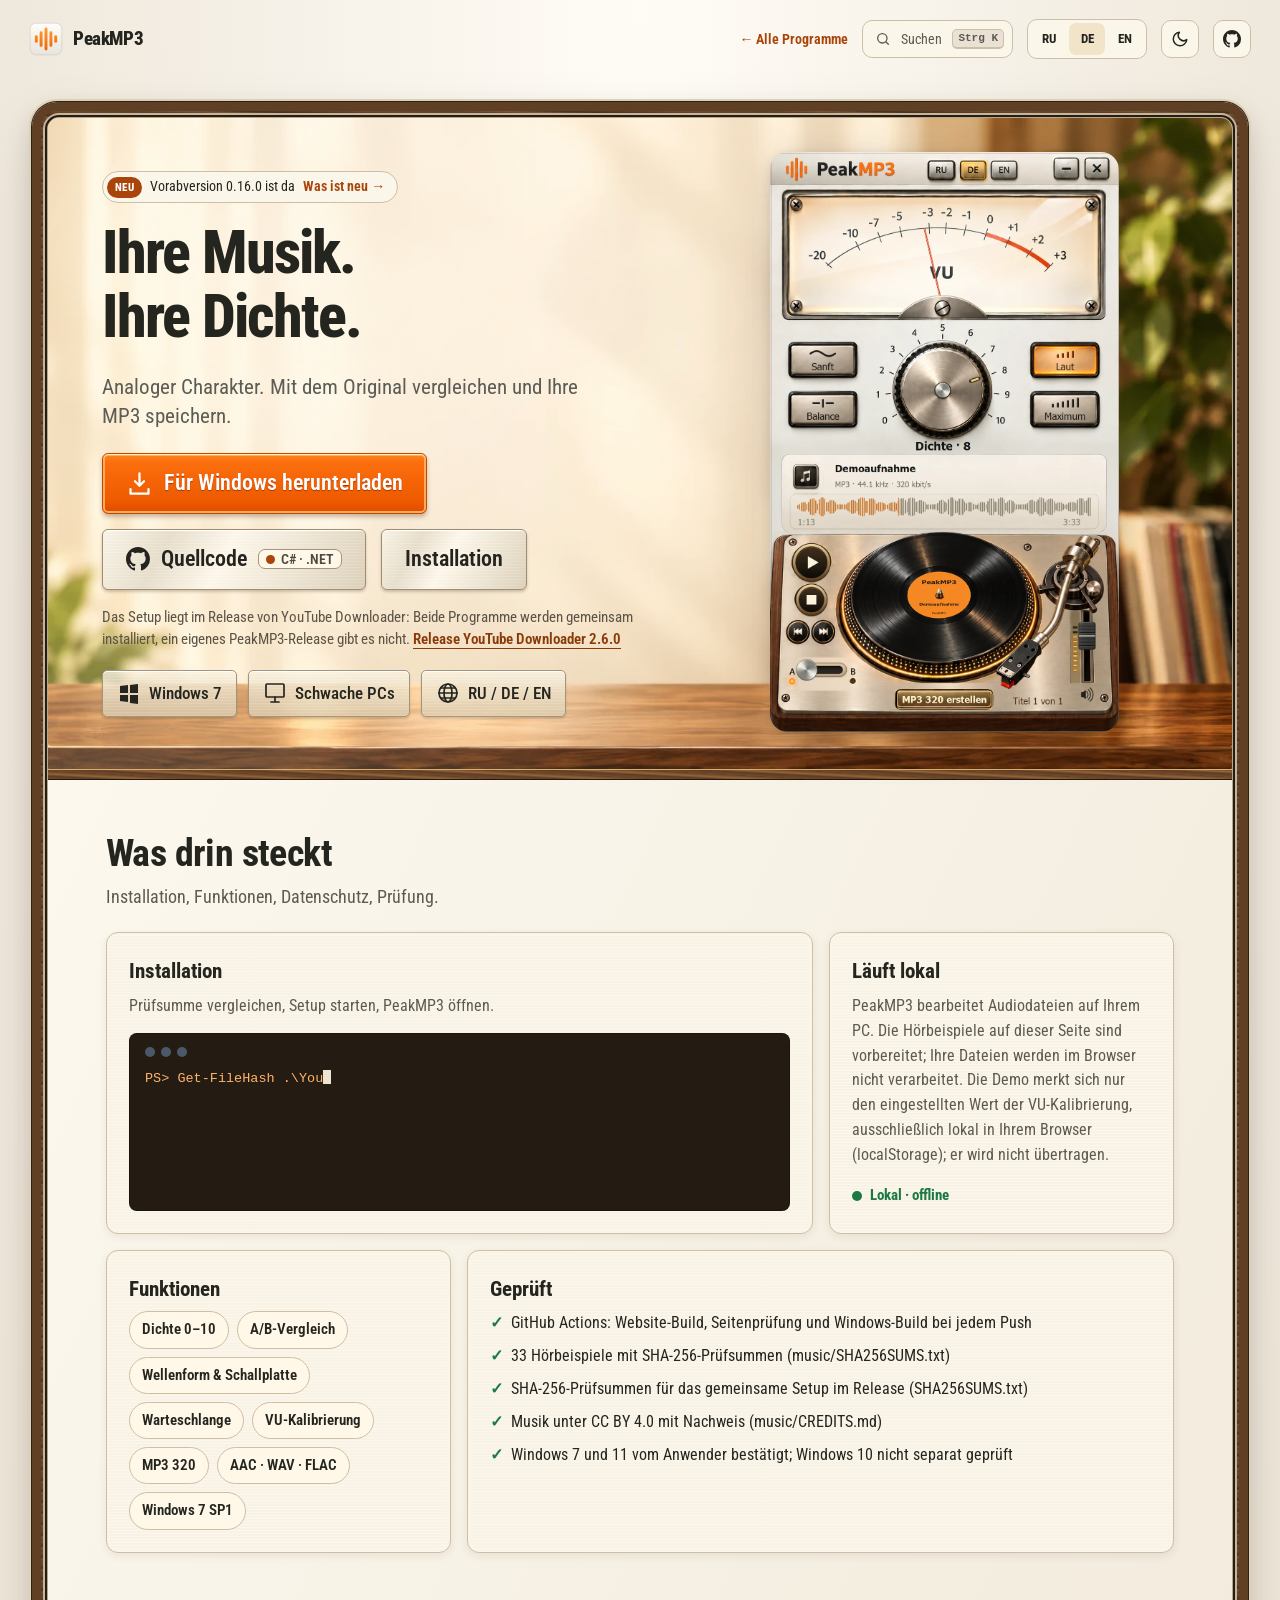
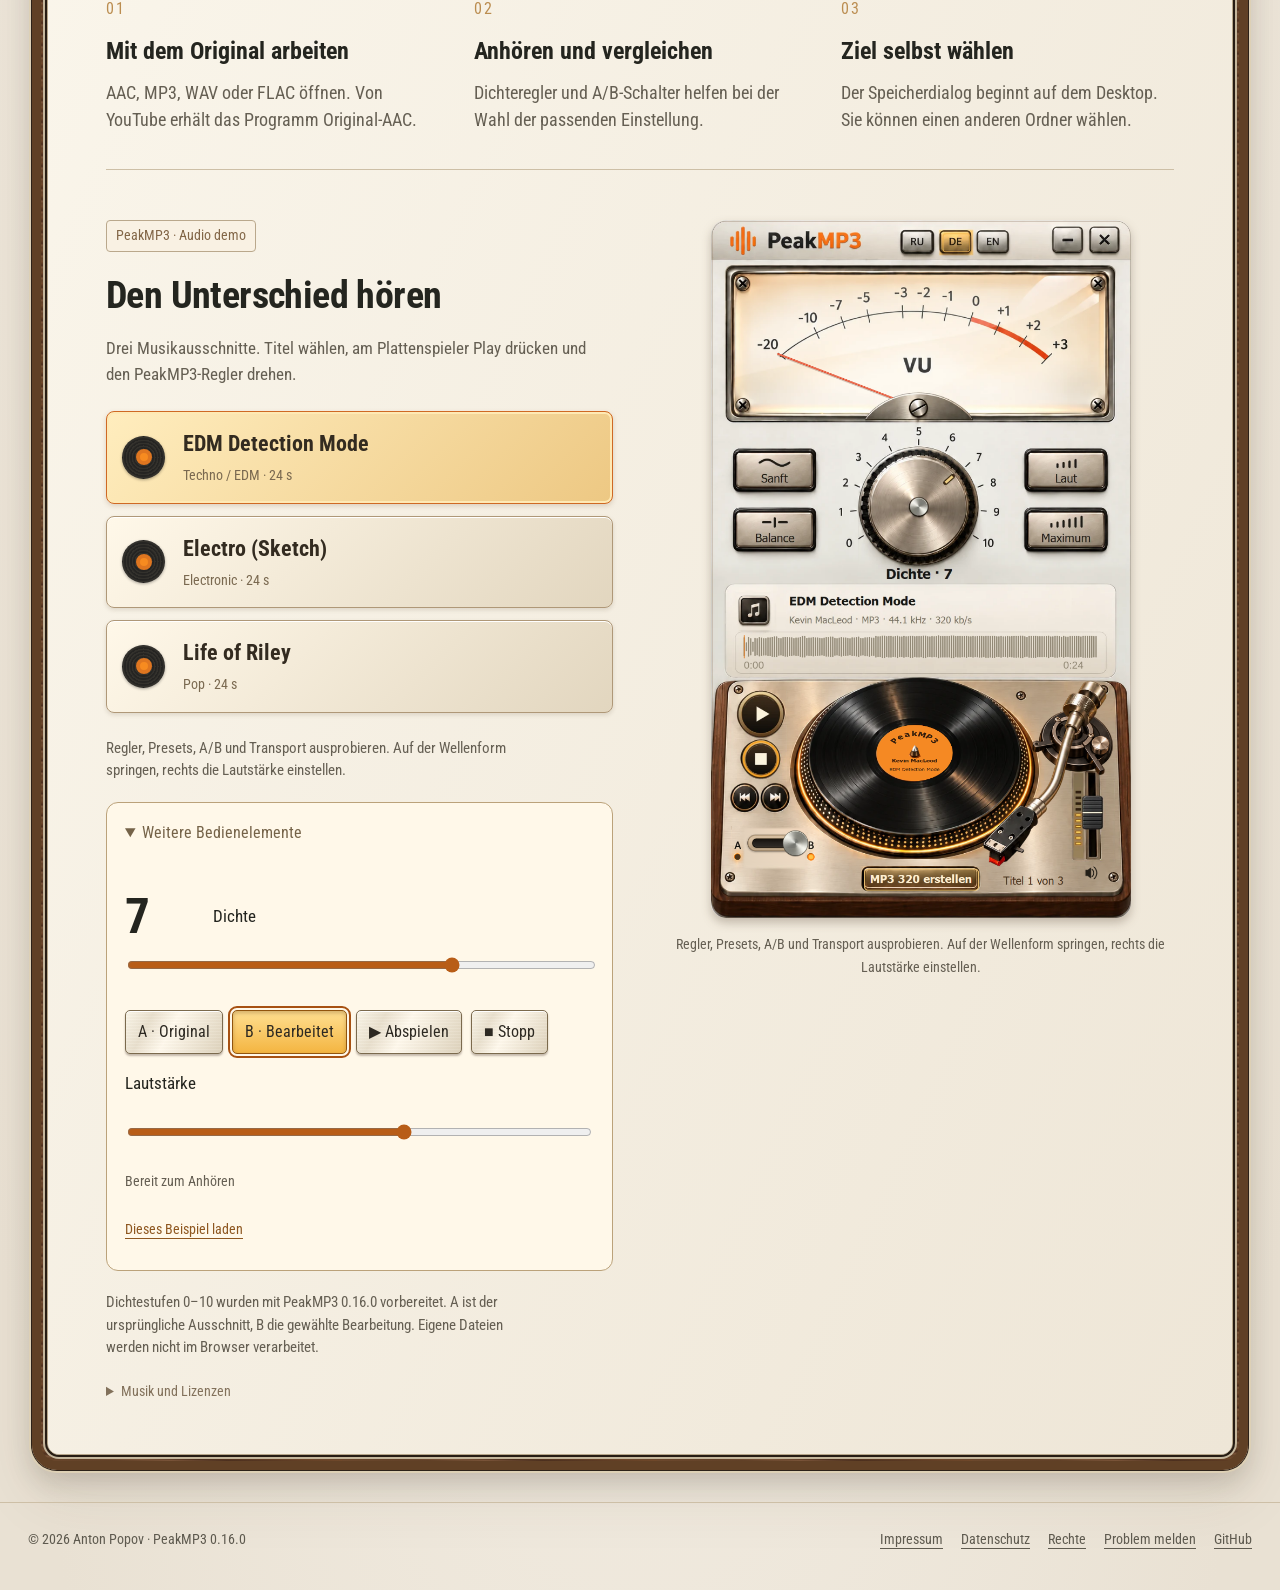
<file: index.html>
<!doctype html><html lang="de"><head><meta charset="utf-8"><meta name="viewport" content="width=device-width,initial-scale=1"><meta name="description" content="Dichte einstellen, A/B vergleichen und MP3 320 speichern, unter Windows. Analoge Bedienung wie am Gerät."><meta name="application-version" content="0.16.0"><title>PeakMP3 — Dichte einstellen, A/B vergleichen, MP3 320 speichern</title><link rel="icon" href="assets/site/peakmp3.svg"><script src="assets/kit/kit-theme.js"></script><link rel="stylesheet" href="assets/kit/kit.css?v=2026.11.16-1"><link rel="preload" href="assets/site/fonts/RobotoCondensed.woff2" as="font" type="font/woff2" crossorigin><link rel="stylesheet" href="website/site.css?v=2026.11.16-mobile2"><link rel="stylesheet" href="website/peak.css?v=2026.11.16-mobile2"><link rel="stylesheet" href="website/peak-kit.css?v=2026.11.16-mobile2"><script src="assets/kit/programs.js?v=2026.11.16-1" defer></script><script src="assets/kit/kit.js?v=2026.11.16-1" defer></script><script defer src="website/demo.js?v=2026.11.16-mobile2"></script></head><body class="ppk-page peak-site" data-lang="de"><a class="ppk-skip" href="#content">Zum Inhalt</a><div class="ppk-nav-wrap" id="ppk-nav-wrap">
<nav class="ppk-nav" aria-label="Hauptnavigation"><a class="ppk-brand" href="index.html"><img src="assets/site/peakmp3.svg" alt="" width="34" height="34"><span>PeakMP3</span></a><span class="ppk-spacer"></span><a class="ppk-back" href="https://popovantondev.github.io/popovantondev/index.html">← Alle Programme</a><button class="ppk-search-btn" type="button" data-ppk-open-search aria-label="Programme durchsuchen"><span>Suchen</span><kbd>Strg K</kbd></button><div class="ppk-langs"><a href="index-ru.html" lang="ru" hreflang="ru">RU</a><a href="index.html" lang="de" hreflang="de" aria-current="page">DE</a><a href="index-en.html" lang="en" hreflang="en">EN</a></div><button class="ppk-icon-btn ppk-theme-btn" type="button" data-ppk-theme aria-label="Farbschema wechseln"></button><a class="ppk-icon-btn ppk-gh-btn" href="https://github.com/popovantondev/PeakMP3" aria-label="GitHub"></a></nav>
</div><div class="site-shell"><div class="shell-inner"><main id="content"><section class="hero product-hero"><div class="hero-copy"><a class="ppk-pill" href="https://github.com/popovantondev/YouTubeDownloader/releases/tag/v2.6.0"><span class="ppk-new">NEU</span><span>Vorabversion 0.16.0 ist da</span> <span class="ppk-more">Was ist neu →</span></a><h1 class="hero-title"><span>Ihre Musik.</span><span>Ihre Dichte.</span></h1><p class="lead">Analoger Charakter. Mit dem Original vergleichen und Ihre MP3 speichern.</p><div class="actions"><a class="button primary" data-download="setup" href="https://github.com/popovantondev/YouTubeDownloader/releases/download/v2.6.0/YouTubeDownloader-PeakMP3-2.6.0-Preview-Setup.exe" download><svg viewBox="0 0 24 24" aria-hidden="true"><path d="M12 3v11m-4-4 4 4 4-4M4 17v4h16v-4"/></svg>Für Windows herunterladen</a><a class="button ppk-btn ppk-btn-gh" href="https://github.com/popovantondev/PeakMP3">Quellcode <span class="ppk-chip"><i class="ppk-dot"></i>C# · .NET</span></a><a class="button secondary" href="Guide-de.html">Installation</a></div><p class="installer-note">Das Setup liegt im Release von YouTube Downloader: Beide Programme werden gemeinsam installiert, ein eigenes PeakMP3-Release gibt es nicht. <a href="https://github.com/popovantondev/YouTubeDownloader/releases/tag/v2.6.0">Release YouTube Downloader 2.6.0</a></p><div class="compat"><span><svg viewBox="0 0 24 24" aria-hidden="true"><path d="m3 5 8-1v8H3zm10-1 8-1v9h-8zM3 14h8v7l-8-1zm10 0h8v9l-8-1z" fill="currentColor" stroke="none"/></svg>Windows 7</span><span><svg viewBox="0 0 24 24" aria-hidden="true"><rect x="3" y="3" width="18" height="13" rx="1"/><path d="M8 21h8m-4-5v5"/></svg>Schwache PCs</span><span><svg viewBox="0 0 24 24" aria-hidden="true"><circle cx="12" cy="12" r="9"/><ellipse cx="12" cy="12" rx="4" ry="9"/><path d="M3 12h18M5 7h14M5 17h14"/></svg>RU / DE / EN</span></div></div><figure class="product-shot"><img src="assets/site/peakmp3-de.webp" width="973" height="1616" alt="PeakMP3 — Dichte" fetchpriority="high"></figure></section><div class="wood-divider"></div><div class="page-body"><section class="ppk-bento-section ppk-section ppk-reveal" aria-labelledby="bento-title">
<h2 id="bento-title">Was drin steckt</h2><p class="ppk-sub">Installation, Funktionen, Datenschutz, Prüfung.</p>
<div class="ppk-bento">
<div class="ppk-tile ppk-wide"><h3>Installation</h3><p>Prüfsumme vergleichen, Setup starten, PeakMP3 öffnen.</p><div class="ppk-term" role="group" aria-label="Terminal"><div class="ppk-term-bar"><i></i><i></i><i></i></div><div class="ppk-term-out"><div class="ppk-ps">PS&gt; Get-FileHash .\YouTubeDownloader-PeakMP3-2.6.0-Preview-Setup.exe</div><div class="ppk-dim">SHA-256 mit SHA256SUMS.txt aus dem Release vergleichen</div><div class="ppk-ps">PS&gt; .\YouTubeDownloader-PeakMP3-2.6.0-Preview-Setup.exe</div><div class="ppk-dim">Installation im Benutzerprofil, ohne Administratorrechte</div><div class="ppk-ok">PeakMP3 vom Desktop starten, Audiodateien hineinziehen</div></div></div></div>
<div class="ppk-tile"><h3>Läuft lokal</h3><p>PeakMP3 bearbeitet Audiodateien auf Ihrem PC. Die Hörbeispiele auf dieser Seite sind vorbereitet; Ihre Dateien werden im Browser nicht verarbeitet. Die Demo merkt sich nur den eingestellten Wert der VU-Kalibrierung, ausschließlich lokal in Ihrem Browser (localStorage); er wird nicht übertragen.</p><span class="ppk-live">Lokal · offline</span></div>
<div class="ppk-tile"><h3>Funktionen</h3><div class="ppk-chips"><span>Dichte 0–10</span><span>A/B-Vergleich</span><span>Wellenform &amp; Schallplatte</span><span>Warteschlange</span><span>VU-Kalibrierung</span><span>MP3 320</span><span>AAC · WAV · FLAC</span><span>Windows 7 SP1</span></div></div>
<div class="ppk-tile ppk-wide"><h3>Geprüft</h3><ul class="ppk-checks"><li>GitHub Actions: Website-Build, Seitenprüfung und Windows-Build bei jedem Push</li><li>33 Hörbeispiele mit SHA-256-Prüfsummen (music/SHA256SUMS.txt)</li><li>SHA-256-Prüfsummen für das gemeinsame Setup im Release (SHA256SUMS.txt)</li><li>Musik unter CC BY 4.0 mit Nachweis (music/CREDITS.md)</li><li>Windows 7 und 11 vom Anwender bestätigt; Windows 10 nicht separat geprüft</li></ul></div>
</div>
</section><div class="features"><article><span class="feature-number">01</span><h3>Mit dem Original arbeiten</h3><p>AAC, MP3, WAV oder FLAC öffnen. Von YouTube erhält das Programm Original-AAC.</p></article><article><span class="feature-number">02</span><h3>Anhören und vergleichen</h3><p>Dichteregler und A/B-Schalter helfen bei der Wahl der passenden Einstellung.</p></article><article><span class="feature-number">03</span><h3>Ziel selbst wählen</h3><p>Der Speicherdialog beginnt auf dem Desktop. Sie können einen anderen Ordner wählen.</p></article></div><section class="interactive-section" id="demo"><div class="demo-copy"><span class="mini-chip">PeakMP3 · Audio demo</span><h2>Den Unterschied hören</h2><p>Drei Musikausschnitte. Titel wählen, am Plattenspieler Play drücken und den PeakMP3-Regler drehen.</p><div class="track-list"><button class="track-choice" data-track="techno" aria-pressed="true"><span class="track-disc" aria-hidden="true"></span><span><strong>EDM Detection Mode</strong><small>Techno / EDM · 24 s</small></span></button><button class="track-choice" data-track="electronic" aria-pressed="false"><span class="track-disc" aria-hidden="true"></span><span><strong>Electro (Sketch)</strong><small>Electronic · 24 s</small></span></button><button class="track-choice" data-track="pop" aria-pressed="false"><span class="track-disc" aria-hidden="true"></span><span><strong>Life of Riley</strong><small>Pop · 24 s</small></span></button></div><p class="demo-small">Regler, Presets, A/B und Transport ausprobieren. Auf der Wellenform springen, rechts die Lautstärke einstellen.</p><details class="extra-controls" open><summary>Weitere Bedienelemente</summary><label class="demo-readout"><output class="density-number" id="density-number" for="density-range">7</output><span>Dichte</span></label><input id="density-range" class="density-range" type="range" min="0" max="10" value="7" aria-label="Dichte"><div class="demo-toolbar"><button class="hardware-button" data-compare="a" aria-pressed="false">A · Original</button><button class="hardware-button" data-compare="b" aria-pressed="true">B · Bearbeitet</button><button class="hardware-button" id="demo-play" aria-pressed="false">▶ Abspielen</button><button class="hardware-button" id="demo-stop">■ Stopp</button></div><label class="volume-row">Lautstärke <input id="demo-volume" type="range" min="0" max="100" value="60" aria-label="Lautstärke"></label><p class="demo-status" id="demo-state" role="status">Bereit zum Anhören</p><a class="export-example" id="demo-export" download>Dieses Beispiel laden</a></details><p class="demo-small">Dichtestufen 0–10 wurden mit PeakMP3 0.16.0 vorbereitet. A ist der ursprüngliche Ausschnitt, B die gewählte Bearbeitung. Eigene Dateien werden nicht im Browser verarbeitet.</p><details class="music-credits"><summary>Musik und Lizenzen</summary><ul><li><a href="https://incompetech.com/music/royalty-free/index.html?isrc=USUAN1500026">EDM Detection Mode</a> — Kevin MacLeod (incompetech.com), <a href="https://creativecommons.org/licenses/by/4.0/">CC BY 4.0</a>.</li><li><a href="https://incompetech.com/music/royalty-free/index.html?isrc=USUAN1100390">Electro (Sketch)</a> — Kevin MacLeod (incompetech.com), <a href="https://creativecommons.org/licenses/by/4.0/">CC BY 4.0</a>.</li><li><a href="https://incompetech.com/music/royalty-free/index.html?isrc=USUAN1400054">Life of Riley</a> — Kevin MacLeod (incompetech.com), <a href="https://creativecommons.org/licenses/by/4.0/">CC BY 4.0</a>.</li></ul><p>24-Sekunden-Ausschnitte: Schnitt, PeakMP3-Bearbeitung und MP3-Kodierung. Die Musiklizenz gilt unabhängig von den Programmbedingungen.</p></details></div><div class="demo-device"><canvas id="peak-demo" width="778" height="1293" tabindex="0" role="img" aria-label="Regler, Presets, A/B und Transport ausprobieren. Auf der Wellenform springen, rechts die Lautstärke einstellen."></canvas><p class="image-note">Regler, Presets, A/B und Transport ausprobieren. Auf der Wellenform springen, rechts die Lautstärke einstellen.</p></div><audio id="demo-audio" preload="none"></audio></section></div></main></div></div><footer class="ppk-footer">
<span>© 2026 Anton Popov · PeakMP3 0.16.0</span>
<nav aria-label="Rechtliches"><a href="https://popovantondev.github.io/popovantondev/impressum.html">Impressum</a><a href="https://popovantondev.github.io/popovantondev/datenschutz.html">Datenschutz</a><a href="https://github.com/popovantondev/PeakMP3/blob/main/RIGHTS.md">Rechte</a><a href="https://github.com/popovantondev/PeakMP3/issues/new">Problem melden</a><a href="https://github.com/popovantondev/PeakMP3">GitHub</a></nav>
</footer><script type="application/json" id="demo-strings">{"nav": ["Programm", "Anhören", "Anleitung"], "headline": ["Von YouTube laden.", "Den Klang gestalten."], "lead": "Analoger Charakter. Mit dem Original vergleichen und Ihre MP3 speichern.", "download": "Für Windows herunterladen", "install": "Installation", "weak": "Schwache PCs", "extension": "Erweiterung für den Browser", "more": "Mehr", "flow": ["YouTube", "Original-AAC", "PeakMP3", "Fertige MP3"], "support": "Problem melden", "rights": "Rechte & Komponenten", "menu": "Menü öffnen", "skip": "Zum Inhalt", "downTitle": ["Ihr Video.", "Ihr Format."], "downLead": "Videos und Audio von YouTube speichern. Nur die Schaltflächen anzeigen, die Sie wirklich brauchen.", "downKicker": "YouTube Downloader · 2.6.0 Preview", "downFeatures": [["Originalqualität", "Video und AAC bleiben ohne Neukodierung erhalten. MP3 kann die Qualität der Quelle nicht erhöhen."], ["Ohne Wiedergabe", "Standardmäßig lädt das Video, ohne zu spielen. Die Methode lässt sich in den Einstellungen ändern."], ["Drei Sprachen", "Einstellungen, Meldungen und Anleitungen gibt es auf Russisch, Deutsch und Englisch."]], "formatsTitle": "Nur Ihre Formate", "formatsText": "Auf YouTube erscheinen zunächst schnelles 360p und MP3 sowie die Originalstufen 480p und 720p. Weitere Qualitäten und AAC schalten Sie über den grünen Browserpfeil ein.", "audioTitle": "Einfaches MP3 oder mehr Charakter", "audioText": "MP3 ohne Bearbeitung speichern oder Original-AAC an PeakMP3 übergeben. Das Programm öffnet die Datei zum Anhören, Einstellen der Dichte und Speichern als MP3.", "audioBullets": ["Original-AAC ohne zwischenzeitliche MP3", "Übergabe an die Warteschlange des offenen PeakMP3", "Anhören und Speichern unter Ihrer Kontrolle"], "downNote": "Erweiterungsoberfläche 2.6.0. Einstellungsdemo ohne Verbindung zu einem Browserprofil.", "limitation": "YouTube kann eine Sitzungsbestätigung verlangen (attestation required). Diese Grenze der Preview bleibt bestehen; das Video startet nicht automatisch.", "peakTitle": ["Ihre Musik.", "Ihre Dichte."], "peakLead": "Vom Original bis zum dichten MP3. Bearbeitung einstellen, Ergebnis vergleichen und nach Ihrem Geschmack speichern.", "peakKicker": "PeakMP3 · 0.16.0", "peakFeatures": [["Mit dem Original arbeiten", "AAC, MP3, WAV oder FLAC öffnen. Von YouTube erhält das Programm Original-AAC."], ["Anhören und vergleichen", "Dichteregler und A/B-Schalter helfen bei der Wahl der passenden Einstellung."], ["Ziel selbst wählen", "Der Speicherdialog beginnt auf dem Desktop. Sie können einen anderen Ordner wählen."]], "demoTitle": "Die Bedienung erleben", "demoText": "Am Regler drehen, A/B umschalten und die Platte starten. Probieren Sie die Oberfläche hier aus.", "demoNote": "Lautlose Bedienungsdemo. Sie bearbeitet keine Dateien und misst kein echtes Audiosignal.", "density": "Dichte", "original": "Original", "processed": "Bearbeitet", "play": "Abspielen", "pause": "Pause", "stop": "Stopp", "demoPaused": "Demo pausiert", "demoPlaying": "Wiedergabedemo", "peakShotNote": "Echte PeakMP3-Oberfläche mit Demonstrationsdaten.", "guideTitle": "Bereit für den ersten Start", "guideLead": "Ein Paket. Zwei Programme. Ein paar einfache Schritte.", "guideToc": "In der Anleitung", "fullZip": "Vollständiges ZIP-Paket", "checksums": "Prüfsummen", "guidePreview": "PeakMP3 0.16.0 · Gemeinsames Setup mit YouTube Downloader", "setupTitle": "Installation", "setupSteps": ["Setup laden oder das vollständige ZIP entpacken. PeakMP3 und aktive Downloads vor dem Update schließen.", "Setup.exe normal starten. Installation im Benutzerprofil ohne Anforderung von Administratorrechten.", "Für lokale Dateien ist keine Erweiterung nötig. PeakMP3 vom Desktop starten, Audiodateien hineinziehen, Dichte wählen und A/B vergleichen.", "Der Speicherdialog beginnt auf dem Desktop. Sie können einen anderen Ordner wählen."], "osTitle": "Windows 7 und schwache Rechner", "osText": "Verbindliches Ziel: Windows 7 SP1, 32 Bit und SSE2. Die Programme verwenden .NET Framework 3.5 / CLR2 mit CLR4-Fallback auf neueren Windows-Versionen. .NET 4.8 und WebView2 sind nicht erforderlich. Windows, Browser und System-.NET sind separate Voraussetzungen.", "verified": "Der Nutzer bestätigt Funktion unter Windows 11 mit aktuellem Chrome sowie unter Windows 7 mit passendem Yandex und Chrome. Exakte Browserversionen und vollständige Testszenarien sind noch nicht dokumentiert. Windows 10 wurde nicht separat geprüft.", "removeTitle": "Entfernen und zurückkehren", "removeText": "Die Windows-Deinstallation entfernt Programm und Integration. Eigene Dateien, Einstellungen und Audiocache bleiben erhalten. Erweiterung separat aus jedem Browserprofil entfernen. Wenn eine Sicherung vorliegt, stellt Restore_previous.cmd die vorherige Installation wieder her.", "helpTitle": "Wenn etwas nicht klappt", "helpText": "Prüfen, ob Erweiterung 2.6.0 aus dem installierten Ordner geladen ist. Erweiterung und YouTube-Tab neu laden. Im grünen Pfeil lässt sich die Verbindung zu PeakMP3 prüfen. Beim Melden Windows, Browser, Format und genauen Fehlertext angeben.", "title": ["Ihre Musik.", "Ihre Dichte."], "shared": "Gemeinsames Setup mit YouTube Downloader", "heading": "Den Unterschied hören", "intro": "Drei Musikausschnitte. Titel wählen, am Plattenspieler Play drücken und den PeakMP3-Regler drehen.", "note": "Dichtestufen 0–10 wurden mit PeakMP3 0.16.0 vorbereitet. A ist der ursprüngliche Ausschnitt, B die gewählte Bearbeitung. Eigene Dateien werden nicht im Browser verarbeitet.", "hint": "Regler, Presets, A/B und Transport ausprobieren. Auf der Wellenform springen, rechts die Lautstärke einstellen.", "credit": "Musik und Lizenzen", "changes": "24-Sekunden-Ausschnitte: Schnitt, PeakMP3-Bearbeitung und MP3-Kodierung. Die Musiklizenz gilt unabhängig von den Programmbedingungen.", "loading": "Beispiel wird geladen…", "ready": "Bereit zum Anhören", "error": "Beispiel konnte nicht geladen werden. Erneut versuchen.", "save": "Dieses Beispiel laden", "volume": "Lautstärke", "queue": "Titel", "presets": ["Sanft", "Balance", "Laut", "Maximum"]}</script></body></html>
</file>
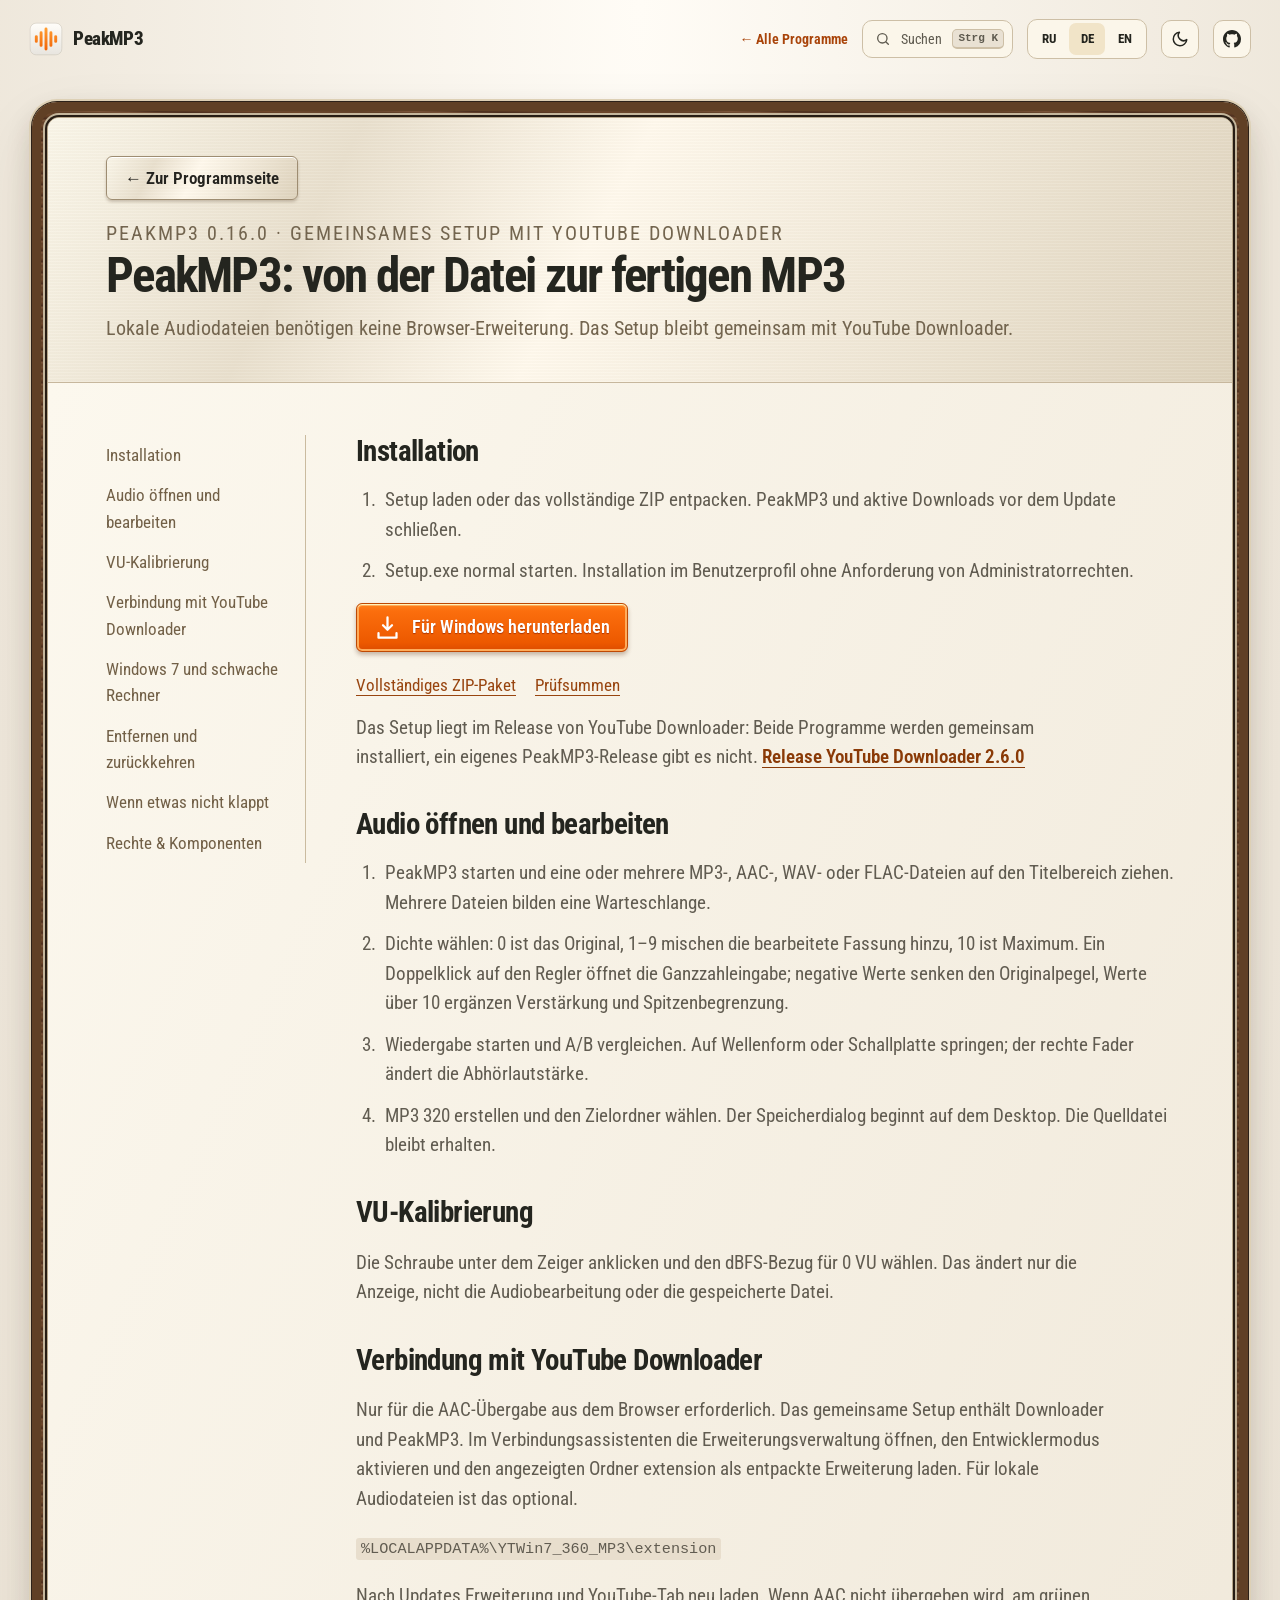
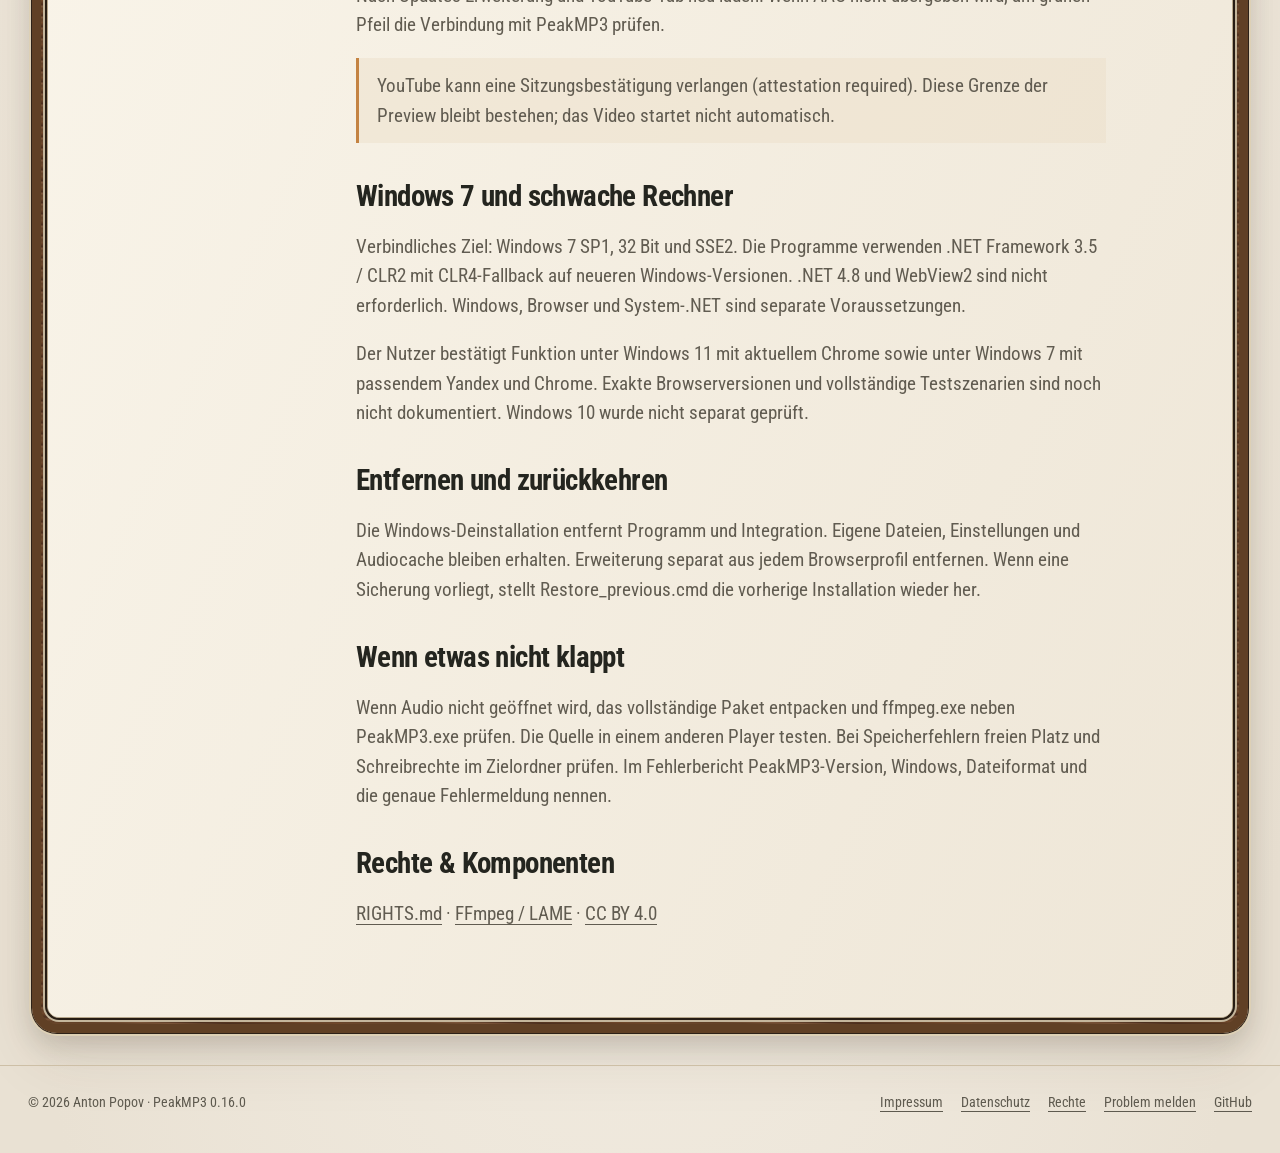
<file: Guide-de.html>
<!doctype html><html lang="de"><head><meta charset="utf-8"><meta name="viewport" content="width=device-width,initial-scale=1"><meta name="description" content="Dichte einstellen, A/B vergleichen und MP3 320 speichern, unter Windows. Analoge Bedienung wie am Gerät."><meta name="application-version" content="0.16.0"><title>PeakMP3 — Anleitung</title><link rel="icon" href="assets/site/peakmp3.svg"><script src="assets/kit/kit-theme.js"></script><link rel="stylesheet" href="assets/kit/kit.css?v=2026.11.16-1"><link rel="preload" href="assets/site/fonts/RobotoCondensed.woff2" as="font" type="font/woff2" crossorigin><link rel="stylesheet" href="website/site.css?v=2026.11.16-mobile2"><link rel="stylesheet" href="website/peak.css?v=2026.11.16-mobile2"><link rel="stylesheet" href="website/peak-kit.css?v=2026.11.16-mobile2"><script src="assets/kit/programs.js?v=2026.11.16-1" defer></script><script src="assets/kit/kit.js?v=2026.11.16-1" defer></script></head><body class="ppk-page peak-site" data-lang="de"><a class="ppk-skip" href="#content">Zum Inhalt</a><div class="ppk-nav-wrap" id="ppk-nav-wrap">
<nav class="ppk-nav" aria-label="Hauptnavigation"><a class="ppk-brand" href="index.html"><img src="assets/site/peakmp3.svg" alt="" width="34" height="34"><span>PeakMP3</span></a><span class="ppk-spacer"></span><a class="ppk-back" href="https://popovantondev.github.io/popovantondev/index.html">← Alle Programme</a><button class="ppk-search-btn" type="button" data-ppk-open-search aria-label="Programme durchsuchen"><span>Suchen</span><kbd>Strg K</kbd></button><div class="ppk-langs"><a href="Guide-ru.html" lang="ru" hreflang="ru">RU</a><a href="Guide-de.html" lang="de" hreflang="de" aria-current="page">DE</a><a href="Guide-en.html" lang="en" hreflang="en">EN</a></div><button class="ppk-icon-btn ppk-theme-btn" type="button" data-ppk-theme aria-label="Farbschema wechseln"></button><a class="ppk-icon-btn ppk-gh-btn" href="https://github.com/popovantondev/PeakMP3" aria-label="GitHub"></a></nav>
</div><div class="site-shell"><div class="shell-inner"><main id="content"><header class="guide-title"><p class="guide-home"><a class="button secondary guide-home-link" href="index.html">← Zur Programmseite</a></p><p class="section-kicker">PeakMP3 0.16.0 · Gemeinsames Setup mit YouTube Downloader</p><h1>PeakMP3: von der Datei zur fertigen MP3</h1><p>Lokale Audiodateien benötigen keine Browser-Erweiterung. Das Setup bleibt gemeinsam mit YouTube Downloader.</p></header><div class="page-body guide-layout"><nav class="guide-toc" aria-label="In der Anleitung"><a href="#install">Installation</a><a href="#audio">Audio öffnen und bearbeiten</a><a href="#calibration">VU-Kalibrierung</a><a href="#integration">Verbindung mit YouTube Downloader</a><a href="#windows">Windows 7 und schwache Rechner</a><a href="#uninstall">Entfernen und zurückkehren</a><a href="#help">Wenn etwas nicht klappt</a><a href="#rights">Rechte &amp; Komponenten</a></nav><div class="guide-content"><section id="install"><h2>Installation</h2><ol><li>Setup laden oder das vollständige ZIP entpacken. PeakMP3 und aktive Downloads vor dem Update schließen.</li><li>Setup.exe normal starten. Installation im Benutzerprofil ohne Anforderung von Administratorrechten.</li></ol><a class="button primary small" data-download="setup" href="https://github.com/popovantondev/YouTubeDownloader/releases/download/v2.6.0/YouTubeDownloader-PeakMP3-2.6.0-Preview-Setup.exe" download><svg viewBox="0 0 24 24" aria-hidden="true"><path d="M12 3v11m-4-4 4 4 4-4M4 17v4h16v-4"/></svg>Für Windows herunterladen</a><div class="download-links"><a href="https://github.com/popovantondev/YouTubeDownloader/releases/download/v2.6.0/YouTubeDownloader-PeakMP3-2.6.0-Preview-FULL.zip">Vollständiges ZIP-Paket</a><a href="https://github.com/popovantondev/YouTubeDownloader/releases/download/v2.6.0/SHA256SUMS.txt">Prüfsummen</a></div><p class="installer-note">Das Setup liegt im Release von YouTube Downloader: Beide Programme werden gemeinsam installiert, ein eigenes PeakMP3-Release gibt es nicht. <a href="https://github.com/popovantondev/YouTubeDownloader/releases/tag/v2.6.0">Release YouTube Downloader 2.6.0</a></p></section><section id="audio"><h2>Audio öffnen und bearbeiten</h2><ol><li>PeakMP3 starten und eine oder mehrere MP3-, AAC-, WAV- oder FLAC-Dateien auf den Titelbereich ziehen. Mehrere Dateien bilden eine Warteschlange.</li><li>Dichte wählen: 0 ist das Original, 1–9 mischen die bearbeitete Fassung hinzu, 10 ist Maximum. Ein Doppelklick auf den Regler öffnet die Ganzzahleingabe; negative Werte senken den Originalpegel, Werte über 10 ergänzen Verstärkung und Spitzenbegrenzung.</li><li>Wiedergabe starten und A/B vergleichen. Auf Wellenform oder Schallplatte springen; der rechte Fader ändert die Abhörlautstärke.</li><li>MP3 320 erstellen und den Zielordner wählen. Der Speicherdialog beginnt auf dem Desktop. Die Quelldatei bleibt erhalten.</li></ol></section><section id="calibration"><h2>VU-Kalibrierung</h2><p>Die Schraube unter dem Zeiger anklicken und den dBFS-Bezug für 0 VU wählen. Das ändert nur die Anzeige, nicht die Audiobearbeitung oder die gespeicherte Datei.</p></section><section id="integration"><h2>Verbindung mit YouTube Downloader</h2><p>Nur für die AAC-Übergabe aus dem Browser erforderlich. Das gemeinsame Setup enthält Downloader und PeakMP3. Im Verbindungsassistenten die Erweiterungsverwaltung öffnen, den Entwicklermodus aktivieren und den angezeigten Ordner extension als entpackte Erweiterung laden. Für lokale Audiodateien ist das optional.</p><p><code>%LOCALAPPDATA%\YTWin7_360_MP3\extension</code></p><p>Nach Updates Erweiterung und YouTube-Tab neu laden. Wenn AAC nicht übergeben wird, am grünen Pfeil die Verbindung mit PeakMP3 prüfen.</p><p class="notice">YouTube kann eine Sitzungsbestätigung verlangen (attestation required). Diese Grenze der Preview bleibt bestehen; das Video startet nicht automatisch.</p></section><section id="windows"><h2>Windows 7 und schwache Rechner</h2><p>Verbindliches Ziel: Windows 7 SP1, 32 Bit und SSE2. Die Programme verwenden .NET Framework 3.5 / CLR2 mit CLR4-Fallback auf neueren Windows-Versionen. .NET 4.8 und WebView2 sind nicht erforderlich. Windows, Browser und System-.NET sind separate Voraussetzungen.</p><p>Der Nutzer bestätigt Funktion unter Windows 11 mit aktuellem Chrome sowie unter Windows 7 mit passendem Yandex und Chrome. Exakte Browserversionen und vollständige Testszenarien sind noch nicht dokumentiert. Windows 10 wurde nicht separat geprüft.</p></section><section id="uninstall"><h2>Entfernen und zurückkehren</h2><p>Die Windows-Deinstallation entfernt Programm und Integration. Eigene Dateien, Einstellungen und Audiocache bleiben erhalten. Erweiterung separat aus jedem Browserprofil entfernen. Wenn eine Sicherung vorliegt, stellt Restore_previous.cmd die vorherige Installation wieder her.</p></section><section id="help"><h2>Wenn etwas nicht klappt</h2><p>Wenn Audio nicht geöffnet wird, das vollständige Paket entpacken und ffmpeg.exe neben PeakMP3.exe prüfen. Die Quelle in einem anderen Player testen. Bei Speicherfehlern freien Platz und Schreibrechte im Zielordner prüfen. Im Fehlerbericht PeakMP3-Version, Windows, Dateiformat und die genaue Fehlermeldung nennen.</p></section><section id="rights"><h2>Rechte &amp; Komponenten</h2><p><a href="https://github.com/popovantondev/PeakMP3/blob/main/RIGHTS.md">RIGHTS.md</a> · <a href="https://github.com/popovantondev/YouTubeDownloader/blob/main/THIRD_PARTY_NOTICES.md">FFmpeg / LAME</a> · <a href="music/CREDITS.md">CC BY 4.0</a></p></section></div></div></main></div></div><footer class="ppk-footer">
<span>© 2026 Anton Popov · PeakMP3 0.16.0</span>
<nav aria-label="Rechtliches"><a href="https://popovantondev.github.io/popovantondev/impressum.html">Impressum</a><a href="https://popovantondev.github.io/popovantondev/datenschutz.html">Datenschutz</a><a href="https://github.com/popovantondev/PeakMP3/blob/main/RIGHTS.md">Rechte</a><a href="https://github.com/popovantondev/PeakMP3/issues/new">Problem melden</a><a href="https://github.com/popovantondev/PeakMP3">GitHub</a></nav>
</footer></body></html>
</file>
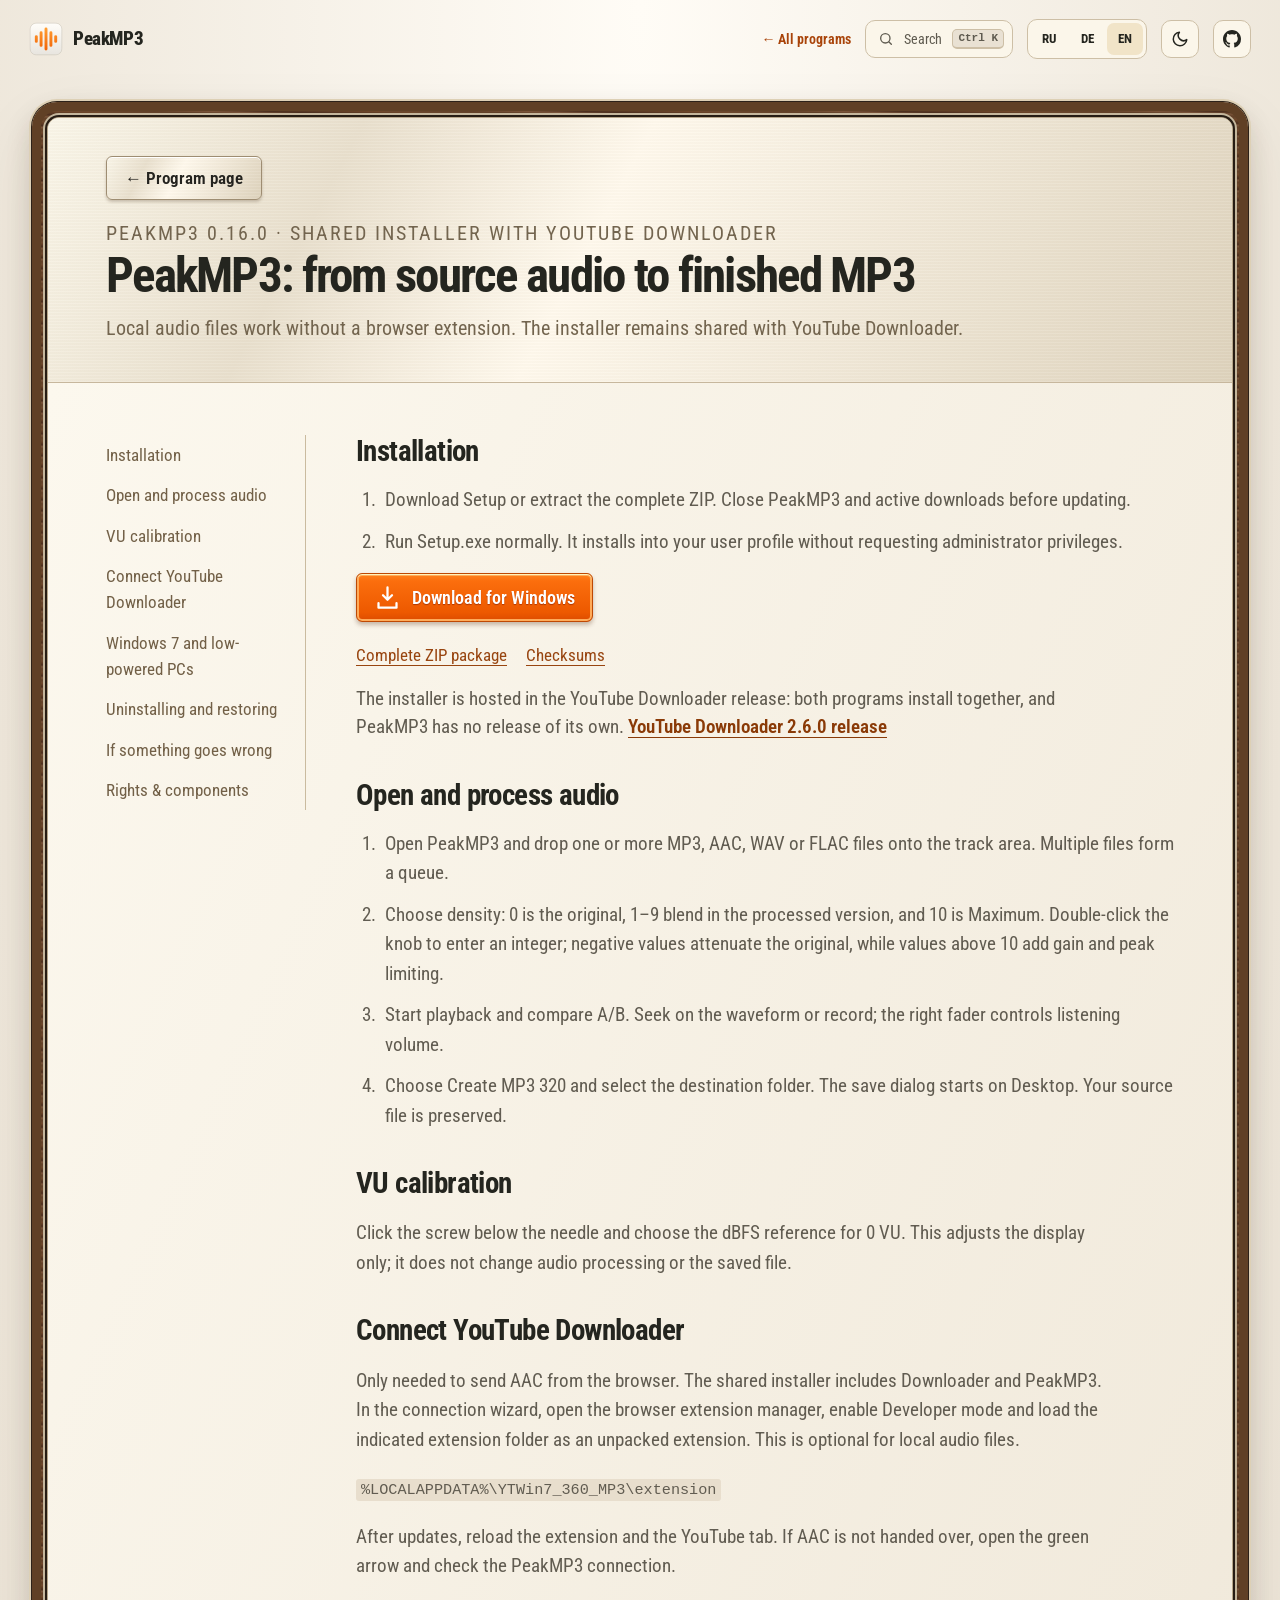
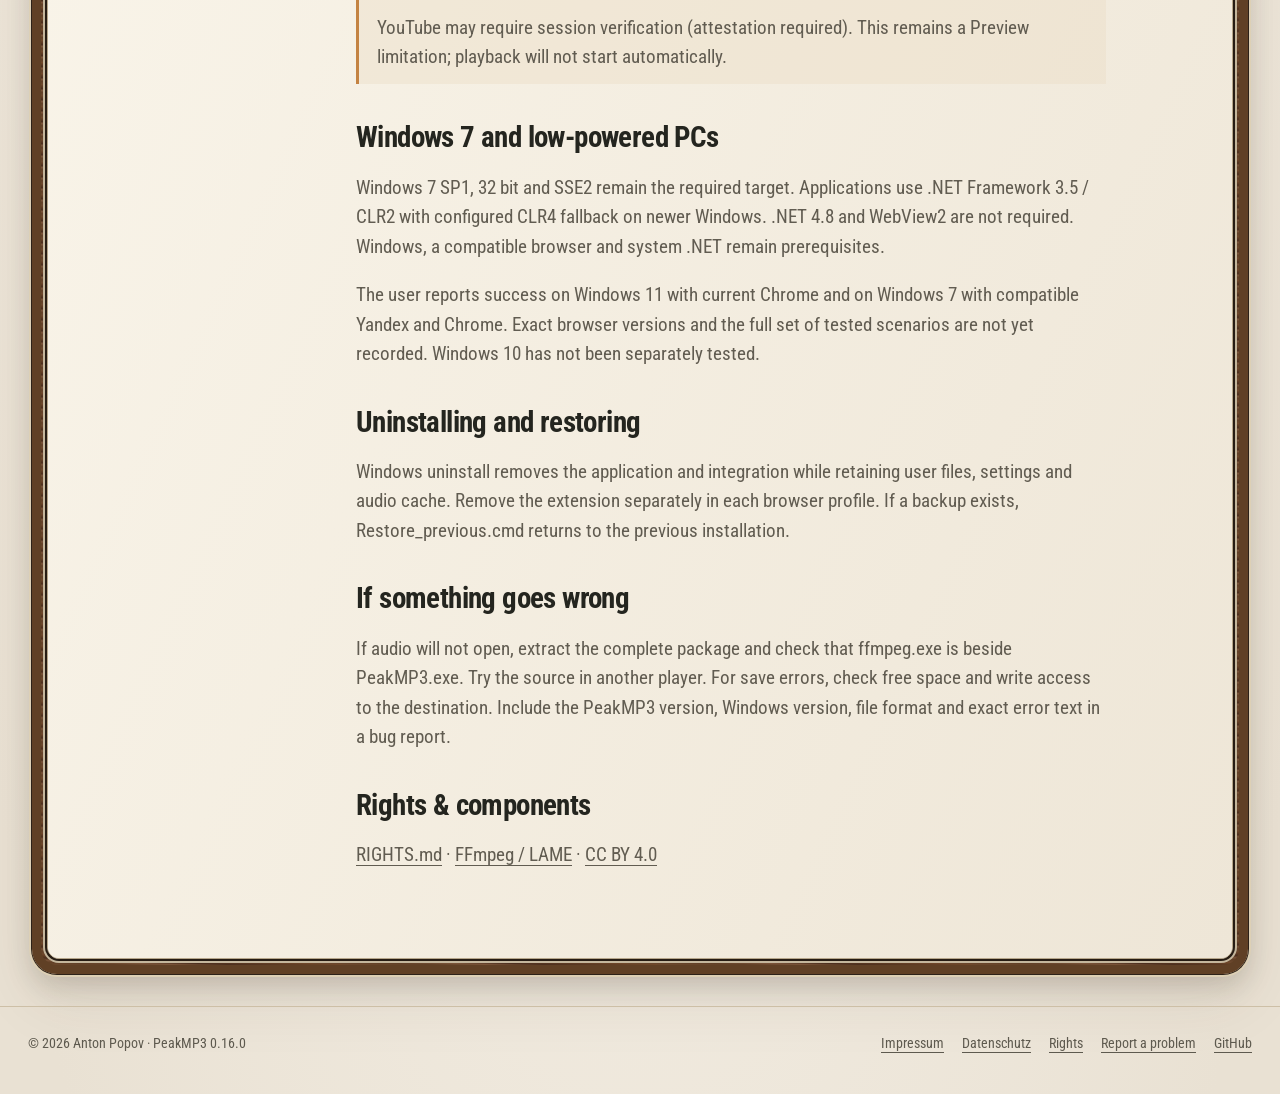
<file: Guide-en.html>
<!doctype html><html lang="en"><head><meta charset="utf-8"><meta name="viewport" content="width=device-width,initial-scale=1"><meta name="description" content="Set the density, compare A/B and save MP3 320 on Windows. Analog controls, like a real unit."><meta name="application-version" content="0.16.0"><title>PeakMP3 — User guide</title><link rel="icon" href="assets/site/peakmp3.svg"><script src="assets/kit/kit-theme.js"></script><link rel="stylesheet" href="assets/kit/kit.css?v=2026.11.16-1"><link rel="preload" href="assets/site/fonts/RobotoCondensed.woff2" as="font" type="font/woff2" crossorigin><link rel="stylesheet" href="website/site.css?v=2026.11.16-mobile2"><link rel="stylesheet" href="website/peak.css?v=2026.11.16-mobile2"><link rel="stylesheet" href="website/peak-kit.css?v=2026.11.16-mobile2"><script src="assets/kit/programs.js?v=2026.11.16-1" defer></script><script src="assets/kit/kit.js?v=2026.11.16-1" defer></script></head><body class="ppk-page peak-site" data-lang="en"><a class="ppk-skip" href="#content">Skip to content</a><div class="ppk-nav-wrap" id="ppk-nav-wrap">
<nav class="ppk-nav" aria-label="Main navigation"><a class="ppk-brand" href="index-en.html"><img src="assets/site/peakmp3.svg" alt="" width="34" height="34"><span>PeakMP3</span></a><span class="ppk-spacer"></span><a class="ppk-back" href="https://popovantondev.github.io/popovantondev/index-en.html">← All programs</a><button class="ppk-search-btn" type="button" data-ppk-open-search aria-label="Search programs"><span>Search</span><kbd>Ctrl K</kbd></button><div class="ppk-langs"><a href="Guide-ru.html" lang="ru" hreflang="ru">RU</a><a href="Guide-de.html" lang="de" hreflang="de">DE</a><a href="Guide-en.html" lang="en" hreflang="en" aria-current="page">EN</a></div><button class="ppk-icon-btn ppk-theme-btn" type="button" data-ppk-theme aria-label="Switch colour scheme"></button><a class="ppk-icon-btn ppk-gh-btn" href="https://github.com/popovantondev/PeakMP3" aria-label="GitHub"></a></nav>
</div><div class="site-shell"><div class="shell-inner"><main id="content"><header class="guide-title"><p class="guide-home"><a class="button secondary guide-home-link" href="index-en.html">← Program page</a></p><p class="section-kicker">PeakMP3 0.16.0 · Shared installer with YouTube Downloader</p><h1>PeakMP3: from source audio to finished MP3</h1><p>Local audio files work without a browser extension. The installer remains shared with YouTube Downloader.</p></header><div class="page-body guide-layout"><nav class="guide-toc" aria-label="In this guide"><a href="#install">Installation</a><a href="#audio">Open and process audio</a><a href="#calibration">VU calibration</a><a href="#integration">Connect YouTube Downloader</a><a href="#windows">Windows 7 and low-powered PCs</a><a href="#uninstall">Uninstalling and restoring</a><a href="#help">If something goes wrong</a><a href="#rights">Rights &amp; components</a></nav><div class="guide-content"><section id="install"><h2>Installation</h2><ol><li>Download Setup or extract the complete ZIP. Close PeakMP3 and active downloads before updating.</li><li>Run Setup.exe normally. It installs into your user profile without requesting administrator privileges.</li></ol><a class="button primary small" data-download="setup" href="https://github.com/popovantondev/YouTubeDownloader/releases/download/v2.6.0/YouTubeDownloader-PeakMP3-2.6.0-Preview-Setup.exe" download><svg viewBox="0 0 24 24" aria-hidden="true"><path d="M12 3v11m-4-4 4 4 4-4M4 17v4h16v-4"/></svg>Download for Windows</a><div class="download-links"><a href="https://github.com/popovantondev/YouTubeDownloader/releases/download/v2.6.0/YouTubeDownloader-PeakMP3-2.6.0-Preview-FULL.zip">Complete ZIP package</a><a href="https://github.com/popovantondev/YouTubeDownloader/releases/download/v2.6.0/SHA256SUMS.txt">Checksums</a></div><p class="installer-note">The installer is hosted in the YouTube Downloader release: both programs install together, and PeakMP3 has no release of its own. <a href="https://github.com/popovantondev/YouTubeDownloader/releases/tag/v2.6.0">YouTube Downloader 2.6.0 release</a></p></section><section id="audio"><h2>Open and process audio</h2><ol><li>Open PeakMP3 and drop one or more MP3, AAC, WAV or FLAC files onto the track area. Multiple files form a queue.</li><li>Choose density: 0 is the original, 1–9 blend in the processed version, and 10 is Maximum. Double-click the knob to enter an integer; negative values attenuate the original, while values above 10 add gain and peak limiting.</li><li>Start playback and compare A/B. Seek on the waveform or record; the right fader controls listening volume.</li><li>Choose Create MP3 320 and select the destination folder. The save dialog starts on Desktop. Your source file is preserved.</li></ol></section><section id="calibration"><h2>VU calibration</h2><p>Click the screw below the needle and choose the dBFS reference for 0 VU. This adjusts the display only; it does not change audio processing or the saved file.</p></section><section id="integration"><h2>Connect YouTube Downloader</h2><p>Only needed to send AAC from the browser. The shared installer includes Downloader and PeakMP3. In the connection wizard, open the browser extension manager, enable Developer mode and load the indicated extension folder as an unpacked extension. This is optional for local audio files.</p><p><code>%LOCALAPPDATA%\YTWin7_360_MP3\extension</code></p><p>After updates, reload the extension and the YouTube tab. If AAC is not handed over, open the green arrow and check the PeakMP3 connection.</p><p class="notice">YouTube may require session verification (attestation required). This remains a Preview limitation; playback will not start automatically.</p></section><section id="windows"><h2>Windows 7 and low-powered PCs</h2><p>Windows 7 SP1, 32 bit and SSE2 remain the required target. Applications use .NET Framework 3.5 / CLR2 with configured CLR4 fallback on newer Windows. .NET 4.8 and WebView2 are not required. Windows, a compatible browser and system .NET remain prerequisites.</p><p>The user reports success on Windows 11 with current Chrome and on Windows 7 with compatible Yandex and Chrome. Exact browser versions and the full set of tested scenarios are not yet recorded. Windows 10 has not been separately tested.</p></section><section id="uninstall"><h2>Uninstalling and restoring</h2><p>Windows uninstall removes the application and integration while retaining user files, settings and audio cache. Remove the extension separately in each browser profile. If a backup exists, Restore_previous.cmd returns to the previous installation.</p></section><section id="help"><h2>If something goes wrong</h2><p>If audio will not open, extract the complete package and check that ffmpeg.exe is beside PeakMP3.exe. Try the source in another player. For save errors, check free space and write access to the destination. Include the PeakMP3 version, Windows version, file format and exact error text in a bug report.</p></section><section id="rights"><h2>Rights &amp; components</h2><p><a href="https://github.com/popovantondev/PeakMP3/blob/main/RIGHTS.md">RIGHTS.md</a> · <a href="https://github.com/popovantondev/YouTubeDownloader/blob/main/THIRD_PARTY_NOTICES.md">FFmpeg / LAME</a> · <a href="music/CREDITS.md">CC BY 4.0</a></p></section></div></div></main></div></div><footer class="ppk-footer">
<span>© 2026 Anton Popov · PeakMP3 0.16.0</span>
<nav aria-label="Legal"><a href="https://popovantondev.github.io/popovantondev/impressum.html">Impressum</a><a href="https://popovantondev.github.io/popovantondev/datenschutz.html">Datenschutz</a><a href="https://github.com/popovantondev/PeakMP3/blob/main/RIGHTS.md">Rights</a><a href="https://github.com/popovantondev/PeakMP3/issues/new">Report a problem</a><a href="https://github.com/popovantondev/PeakMP3">GitHub</a></nav>
</footer></body></html>
</file>
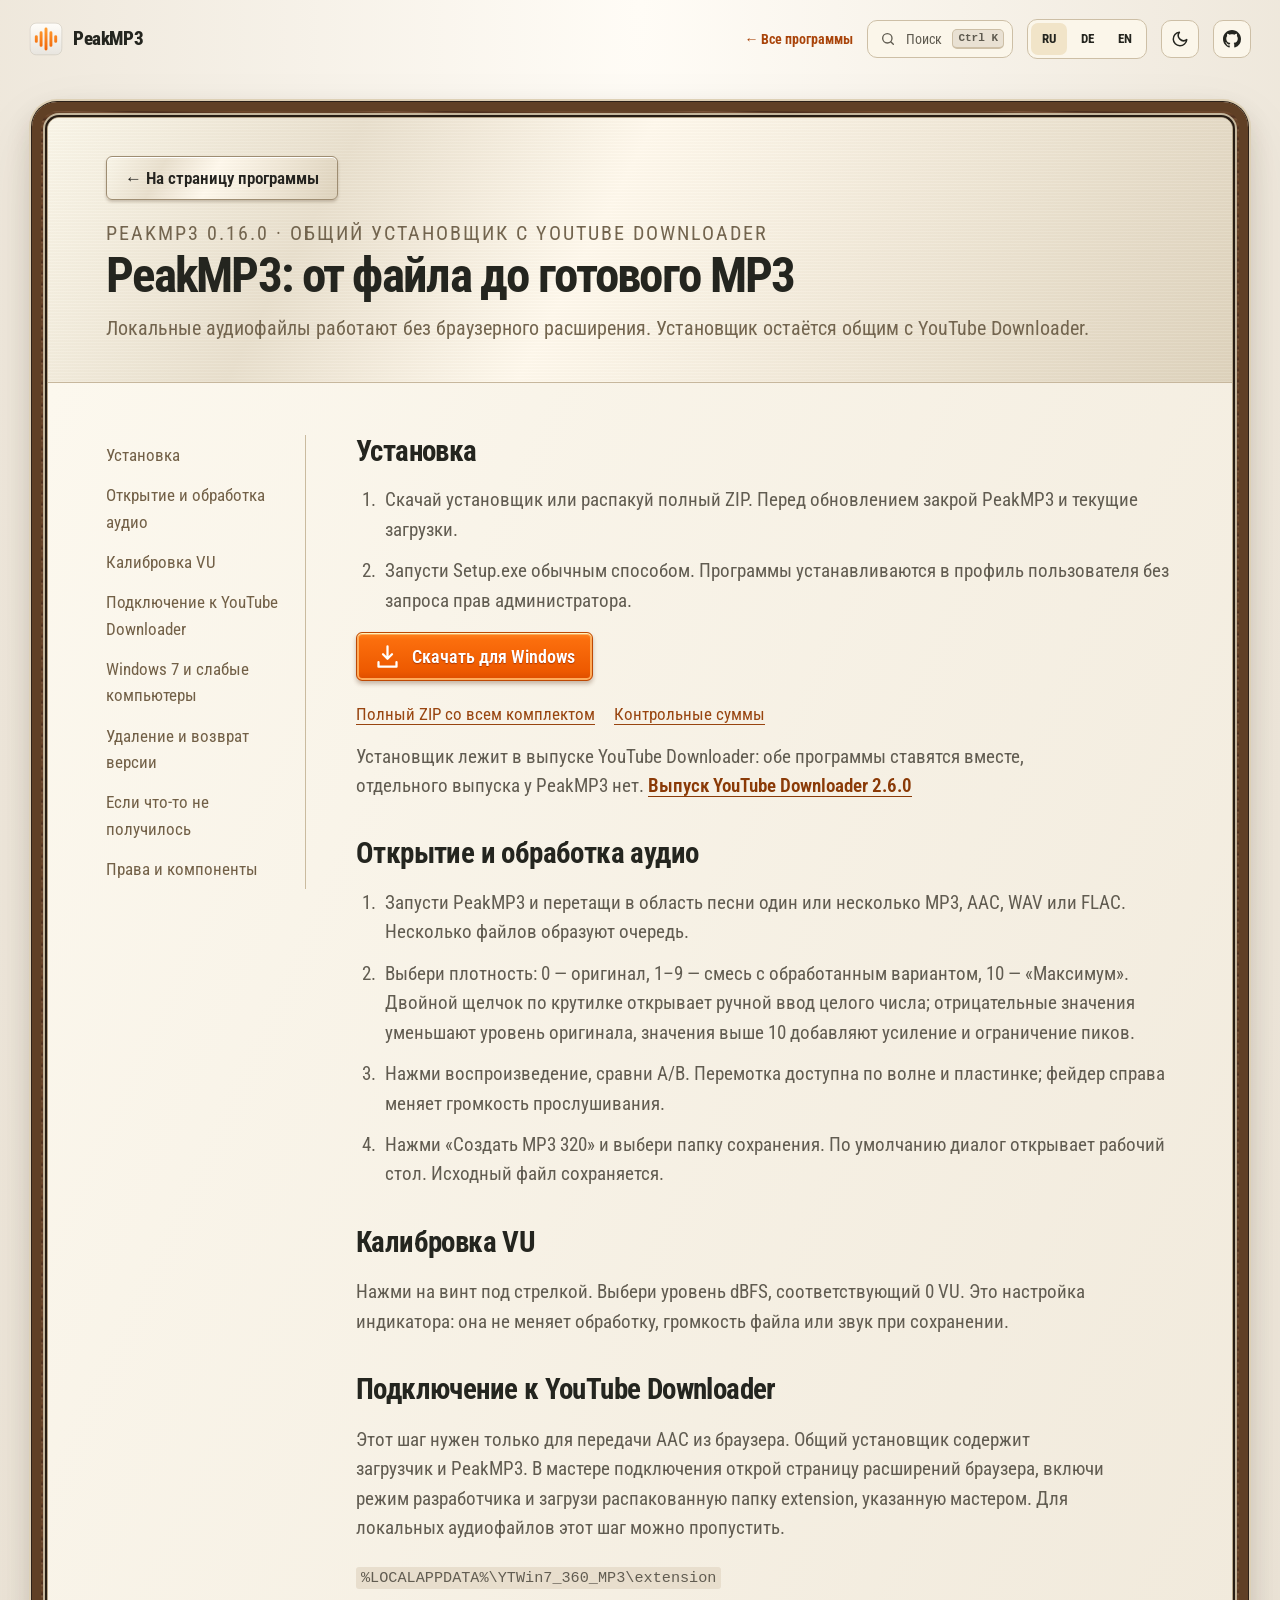
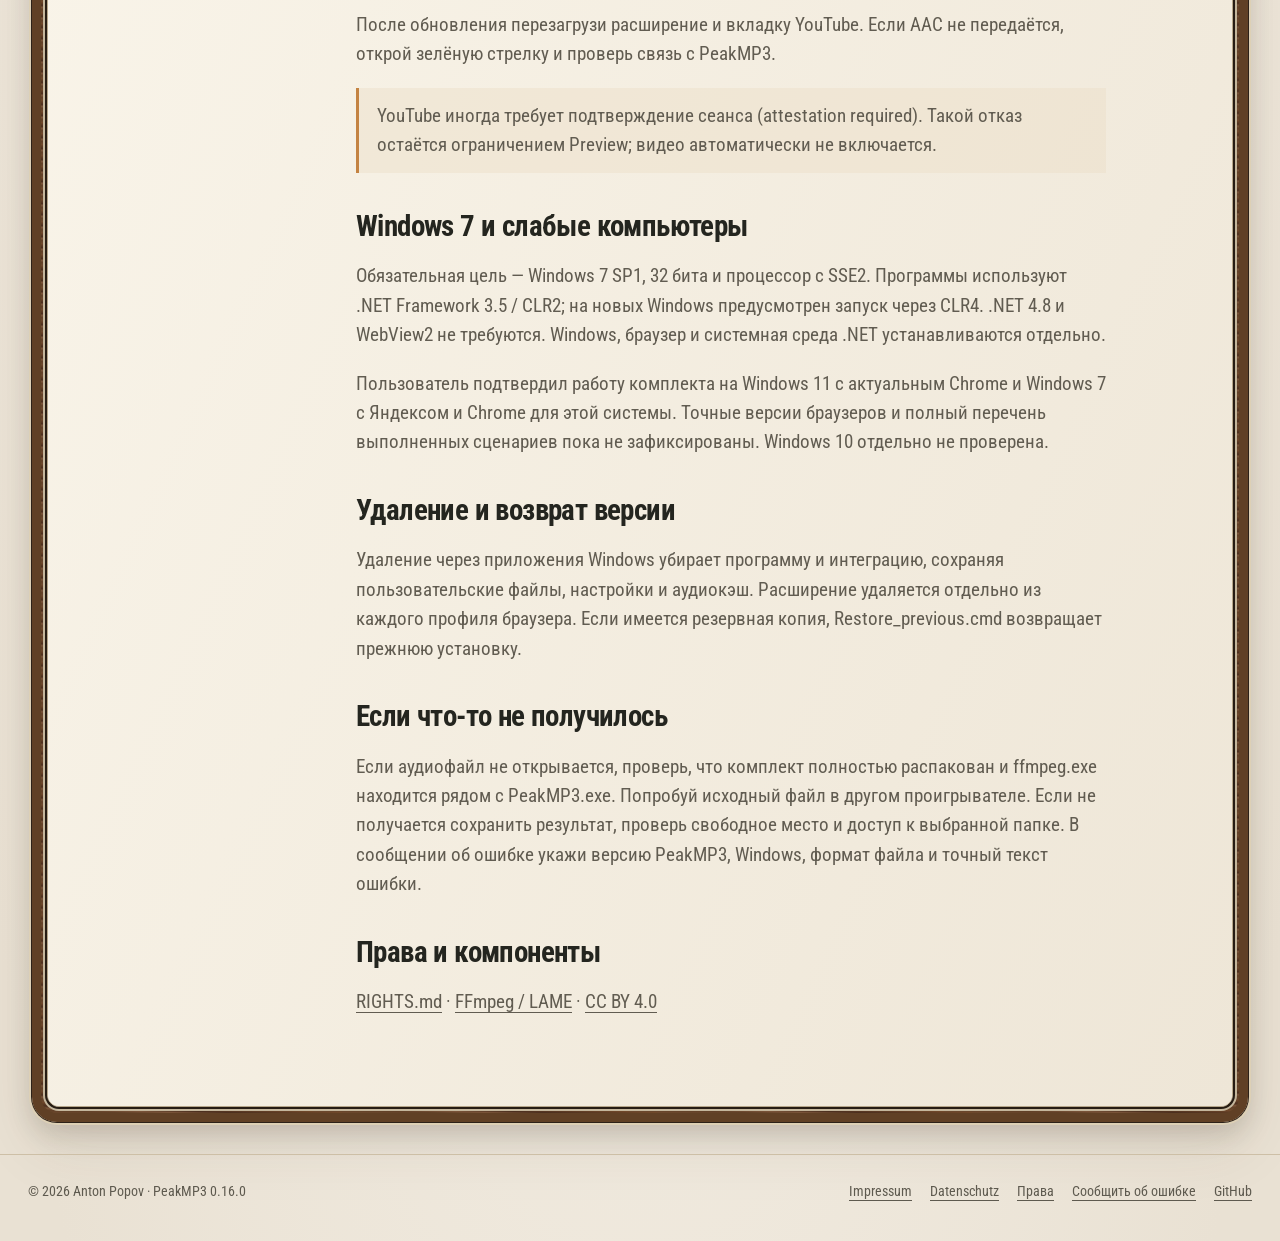
<file: Guide-ru.html>
<!doctype html><html lang="ru"><head><meta charset="utf-8"><meta name="viewport" content="width=device-width,initial-scale=1"><meta name="description" content="Плотность звука, сравнение A/B и сохранение MP3 320 для Windows. Аналоговое управление, как на приборе."><meta name="application-version" content="0.16.0"><title>PeakMP3 — Руководство</title><link rel="icon" href="assets/site/peakmp3.svg"><script src="assets/kit/kit-theme.js"></script><link rel="stylesheet" href="assets/kit/kit.css?v=2026.11.16-1"><link rel="preload" href="assets/site/fonts/RobotoCondensed.woff2" as="font" type="font/woff2" crossorigin><link rel="stylesheet" href="website/site.css?v=2026.11.16-mobile2"><link rel="stylesheet" href="website/peak.css?v=2026.11.16-mobile2"><link rel="stylesheet" href="website/peak-kit.css?v=2026.11.16-mobile2"><script src="assets/kit/programs.js?v=2026.11.16-1" defer></script><script src="assets/kit/kit.js?v=2026.11.16-1" defer></script></head><body class="ppk-page peak-site" data-lang="ru"><a class="ppk-skip" href="#content">К содержимому</a><div class="ppk-nav-wrap" id="ppk-nav-wrap">
<nav class="ppk-nav" aria-label="Основная навигация"><a class="ppk-brand" href="index-ru.html"><img src="assets/site/peakmp3.svg" alt="" width="34" height="34"><span>PeakMP3</span></a><span class="ppk-spacer"></span><a class="ppk-back" href="https://popovantondev.github.io/popovantondev/index-ru.html">← Все программы</a><button class="ppk-search-btn" type="button" data-ppk-open-search aria-label="Поиск по программам"><span>Поиск</span><kbd>Ctrl K</kbd></button><div class="ppk-langs"><a href="Guide-ru.html" lang="ru" hreflang="ru" aria-current="page">RU</a><a href="Guide-de.html" lang="de" hreflang="de">DE</a><a href="Guide-en.html" lang="en" hreflang="en">EN</a></div><button class="ppk-icon-btn ppk-theme-btn" type="button" data-ppk-theme aria-label="Сменить тему"></button><a class="ppk-icon-btn ppk-gh-btn" href="https://github.com/popovantondev/PeakMP3" aria-label="GitHub"></a></nav>
</div><div class="site-shell"><div class="shell-inner"><main id="content"><header class="guide-title"><p class="guide-home"><a class="button secondary guide-home-link" href="index-ru.html">← На страницу программы</a></p><p class="section-kicker">PeakMP3 0.16.0 · Общий установщик с YouTube Downloader</p><h1>PeakMP3: от файла до готового MP3</h1><p>Локальные аудиофайлы работают без браузерного расширения. Установщик остаётся общим с YouTube Downloader.</p></header><div class="page-body guide-layout"><nav class="guide-toc" aria-label="В инструкции"><a href="#install">Установка</a><a href="#audio">Открытие и обработка аудио</a><a href="#calibration">Калибровка VU</a><a href="#integration">Подключение к YouTube Downloader</a><a href="#windows">Windows 7 и слабые компьютеры</a><a href="#uninstall">Удаление и возврат версии</a><a href="#help">Если что-то не получилось</a><a href="#rights">Права и компоненты</a></nav><div class="guide-content"><section id="install"><h2>Установка</h2><ol><li>Скачай установщик или распакуй полный ZIP. Перед обновлением закрой PeakMP3 и текущие загрузки.</li><li>Запусти Setup.exe обычным способом. Программы устанавливаются в профиль пользователя без запроса прав администратора.</li></ol><a class="button primary small" data-download="setup" href="https://github.com/popovantondev/YouTubeDownloader/releases/download/v2.6.0/YouTubeDownloader-PeakMP3-2.6.0-Preview-Setup.exe" download><svg viewBox="0 0 24 24" aria-hidden="true"><path d="M12 3v11m-4-4 4 4 4-4M4 17v4h16v-4"/></svg>Скачать для Windows</a><div class="download-links"><a href="https://github.com/popovantondev/YouTubeDownloader/releases/download/v2.6.0/YouTubeDownloader-PeakMP3-2.6.0-Preview-FULL.zip">Полный ZIP со всем комплектом</a><a href="https://github.com/popovantondev/YouTubeDownloader/releases/download/v2.6.0/SHA256SUMS.txt">Контрольные суммы</a></div><p class="installer-note">Установщик лежит в выпуске YouTube Downloader: обе программы ставятся вместе, отдельного выпуска у PeakMP3 нет. <a href="https://github.com/popovantondev/YouTubeDownloader/releases/tag/v2.6.0">Выпуск YouTube Downloader 2.6.0</a></p></section><section id="audio"><h2>Открытие и обработка аудио</h2><ol><li>Запусти PeakMP3 и перетащи в область песни один или несколько MP3, AAC, WAV или FLAC. Несколько файлов образуют очередь.</li><li>Выбери плотность: 0 — оригинал, 1–9 — смесь с обработанным вариантом, 10 — «Максимум». Двойной щелчок по крутилке открывает ручной ввод целого числа; отрицательные значения уменьшают уровень оригинала, значения выше 10 добавляют усиление и ограничение пиков.</li><li>Нажми воспроизведение, сравни A/B. Перемотка доступна по волне и пластинке; фейдер справа меняет громкость прослушивания.</li><li>Нажми «Создать MP3 320» и выбери папку сохранения. По умолчанию диалог открывает рабочий стол. Исходный файл сохраняется.</li></ol></section><section id="calibration"><h2>Калибровка VU</h2><p>Нажми на винт под стрелкой. Выбери уровень dBFS, соответствующий 0 VU. Это настройка индикатора: она не меняет обработку, громкость файла или звук при сохранении.</p></section><section id="integration"><h2>Подключение к YouTube Downloader</h2><p>Этот шаг нужен только для передачи AAC из браузера. Общий установщик содержит загрузчик и PeakMP3. В мастере подключения открой страницу расширений браузера, включи режим разработчика и загрузи распакованную папку extension, указанную мастером. Для локальных аудиофайлов этот шаг можно пропустить.</p><p><code>%LOCALAPPDATA%\YTWin7_360_MP3\extension</code></p><p>После обновления перезагрузи расширение и вкладку YouTube. Если AAC не передаётся, открой зелёную стрелку и проверь связь с PeakMP3.</p><p class="notice">YouTube иногда требует подтверждение сеанса (attestation required). Такой отказ остаётся ограничением Preview; видео автоматически не включается.</p></section><section id="windows"><h2>Windows 7 и слабые компьютеры</h2><p>Обязательная цель — Windows 7 SP1, 32 бита и процессор с SSE2. Программы используют .NET Framework 3.5 / CLR2; на новых Windows предусмотрен запуск через CLR4. .NET 4.8 и WebView2 не требуются. Windows, браузер и системная среда .NET устанавливаются отдельно.</p><p>Пользователь подтвердил работу комплекта на Windows 11 с актуальным Chrome и Windows 7 с Яндексом и Chrome для этой системы. Точные версии браузеров и полный перечень выполненных сценариев пока не зафиксированы. Windows 10 отдельно не проверена.</p></section><section id="uninstall"><h2>Удаление и возврат версии</h2><p>Удаление через приложения Windows убирает программу и интеграцию, сохраняя пользовательские файлы, настройки и аудиокэш. Расширение удаляется отдельно из каждого профиля браузера. Если имеется резервная копия, Restore_previous.cmd возвращает прежнюю установку.</p></section><section id="help"><h2>Если что-то не получилось</h2><p>Если аудиофайл не открывается, проверь, что комплект полностью распакован и ffmpeg.exe находится рядом с PeakMP3.exe. Попробуй исходный файл в другом проигрывателе. Если не получается сохранить результат, проверь свободное место и доступ к выбранной папке. В сообщении об ошибке укажи версию PeakMP3, Windows, формат файла и точный текст ошибки.</p></section><section id="rights"><h2>Права и компоненты</h2><p><a href="https://github.com/popovantondev/PeakMP3/blob/main/RIGHTS.md">RIGHTS.md</a> · <a href="https://github.com/popovantondev/YouTubeDownloader/blob/main/THIRD_PARTY_NOTICES.md">FFmpeg / LAME</a> · <a href="music/CREDITS.md">CC BY 4.0</a></p></section></div></div></main></div></div><footer class="ppk-footer">
<span>© 2026 Anton Popov · PeakMP3 0.16.0</span>
<nav aria-label="Правовая информация"><a href="https://popovantondev.github.io/popovantondev/impressum.html">Impressum</a><a href="https://popovantondev.github.io/popovantondev/datenschutz.html">Datenschutz</a><a href="https://github.com/popovantondev/PeakMP3/blob/main/RIGHTS.md">Права</a><a href="https://github.com/popovantondev/PeakMP3/issues/new">Сообщить об ошибке</a><a href="https://github.com/popovantondev/PeakMP3">GitHub</a></nav>
</footer></body></html>
</file>
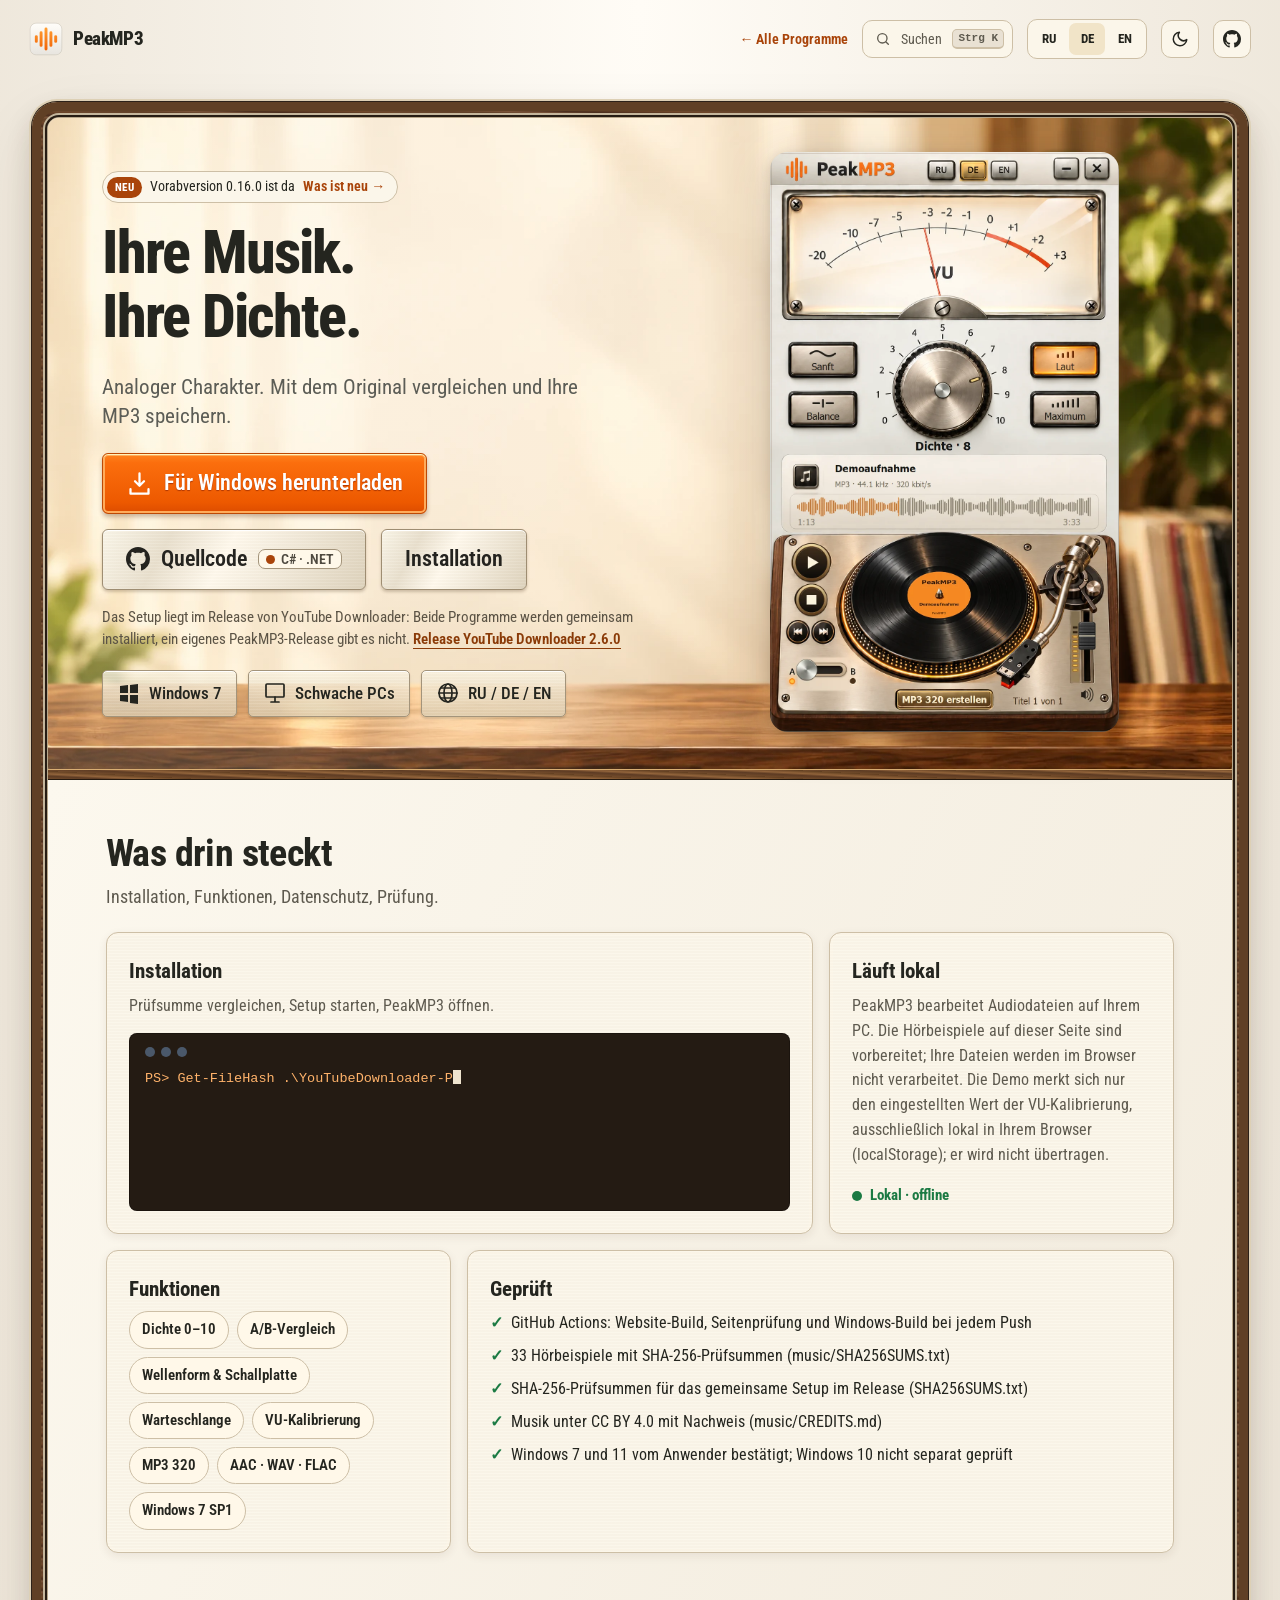
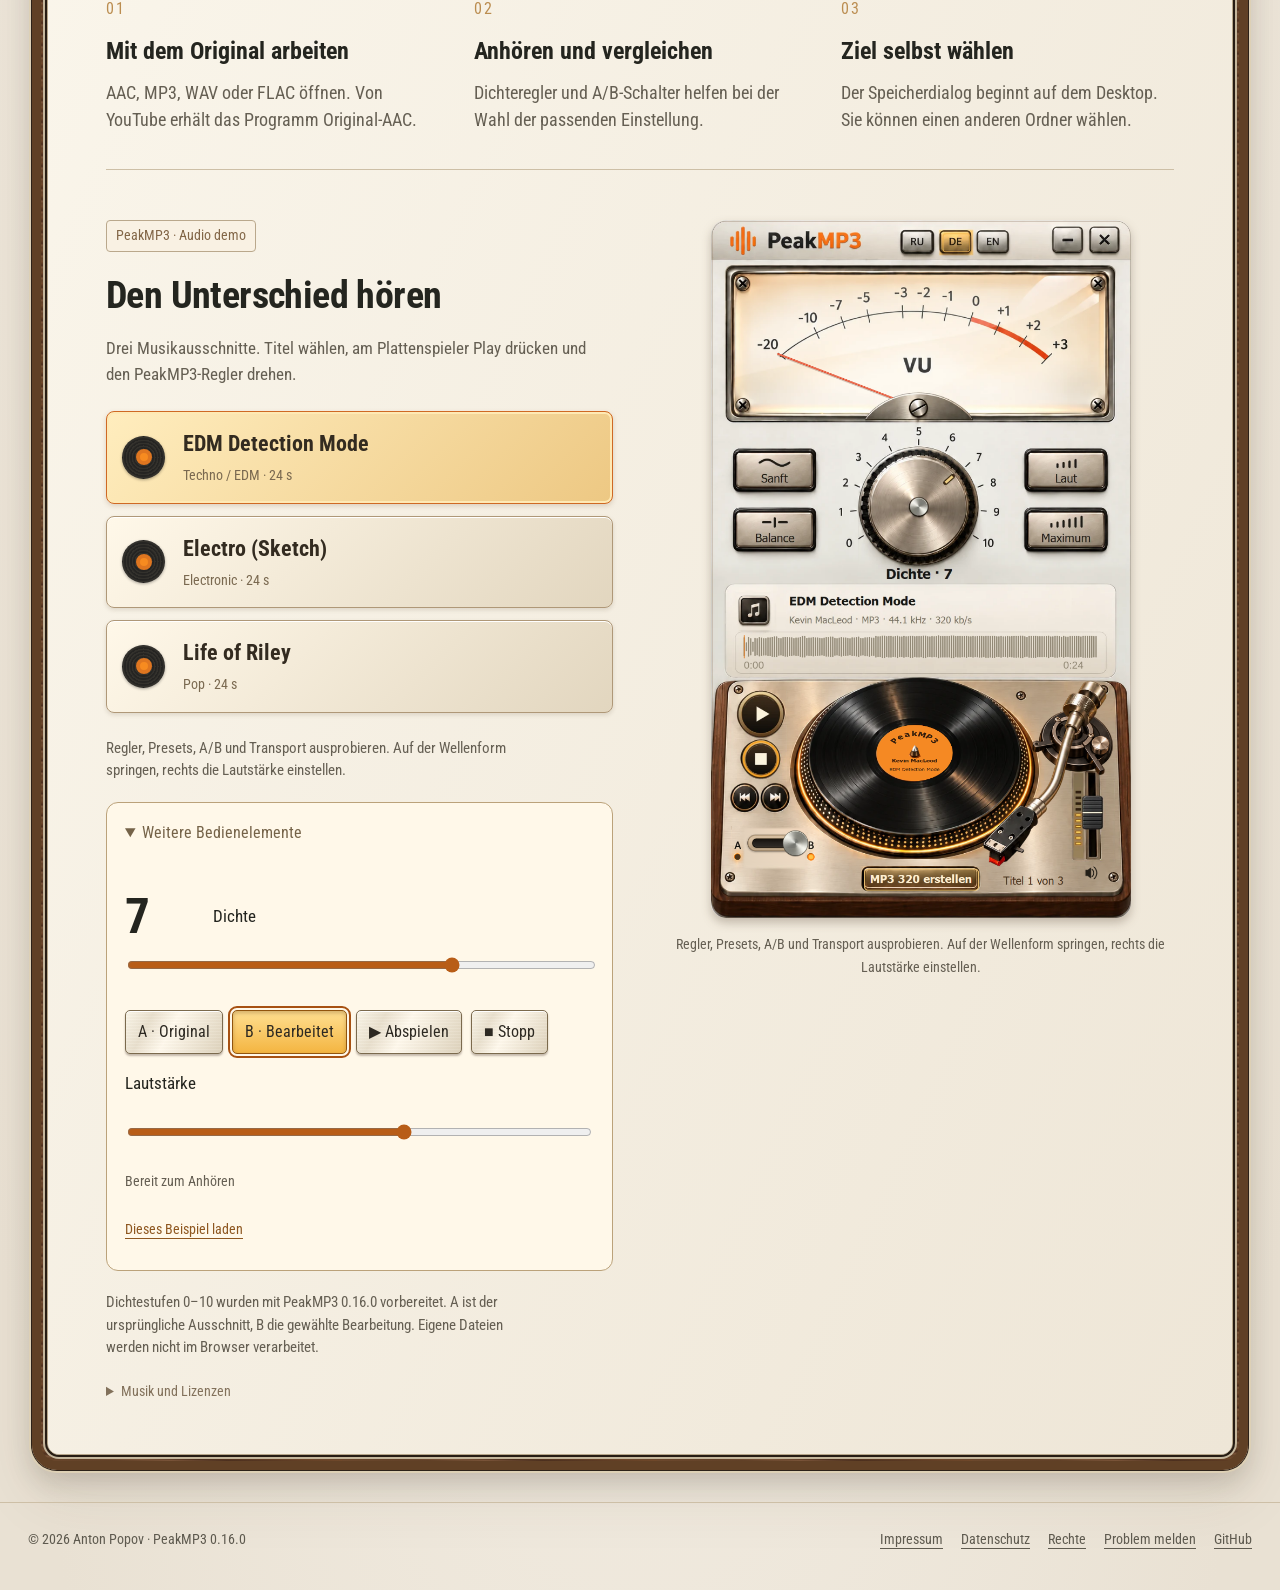
<file: index-de.html>
<!doctype html>
<html lang="de"><head><meta charset="utf-8"><meta name="viewport" content="width=device-width,initial-scale=1"><script>location.replace('index.html'+location.hash)</script><meta http-equiv="refresh" content="0; url=index.html"><link rel="canonical" href="https://popovantondev.github.io/PeakMP3/index.html"><meta name="robots" content="noindex"><title>PeakMP3 – Weiterleitung zur deutschen Seite</title></head>
<body><p><a href="index.html">Weiter zur deutschen Seite</a> · <a href="index-en.html" lang="en" hreflang="en">English</a> · <a href="index-ru.html" lang="ru" hreflang="ru">Русский</a></p></body></html>
</file>
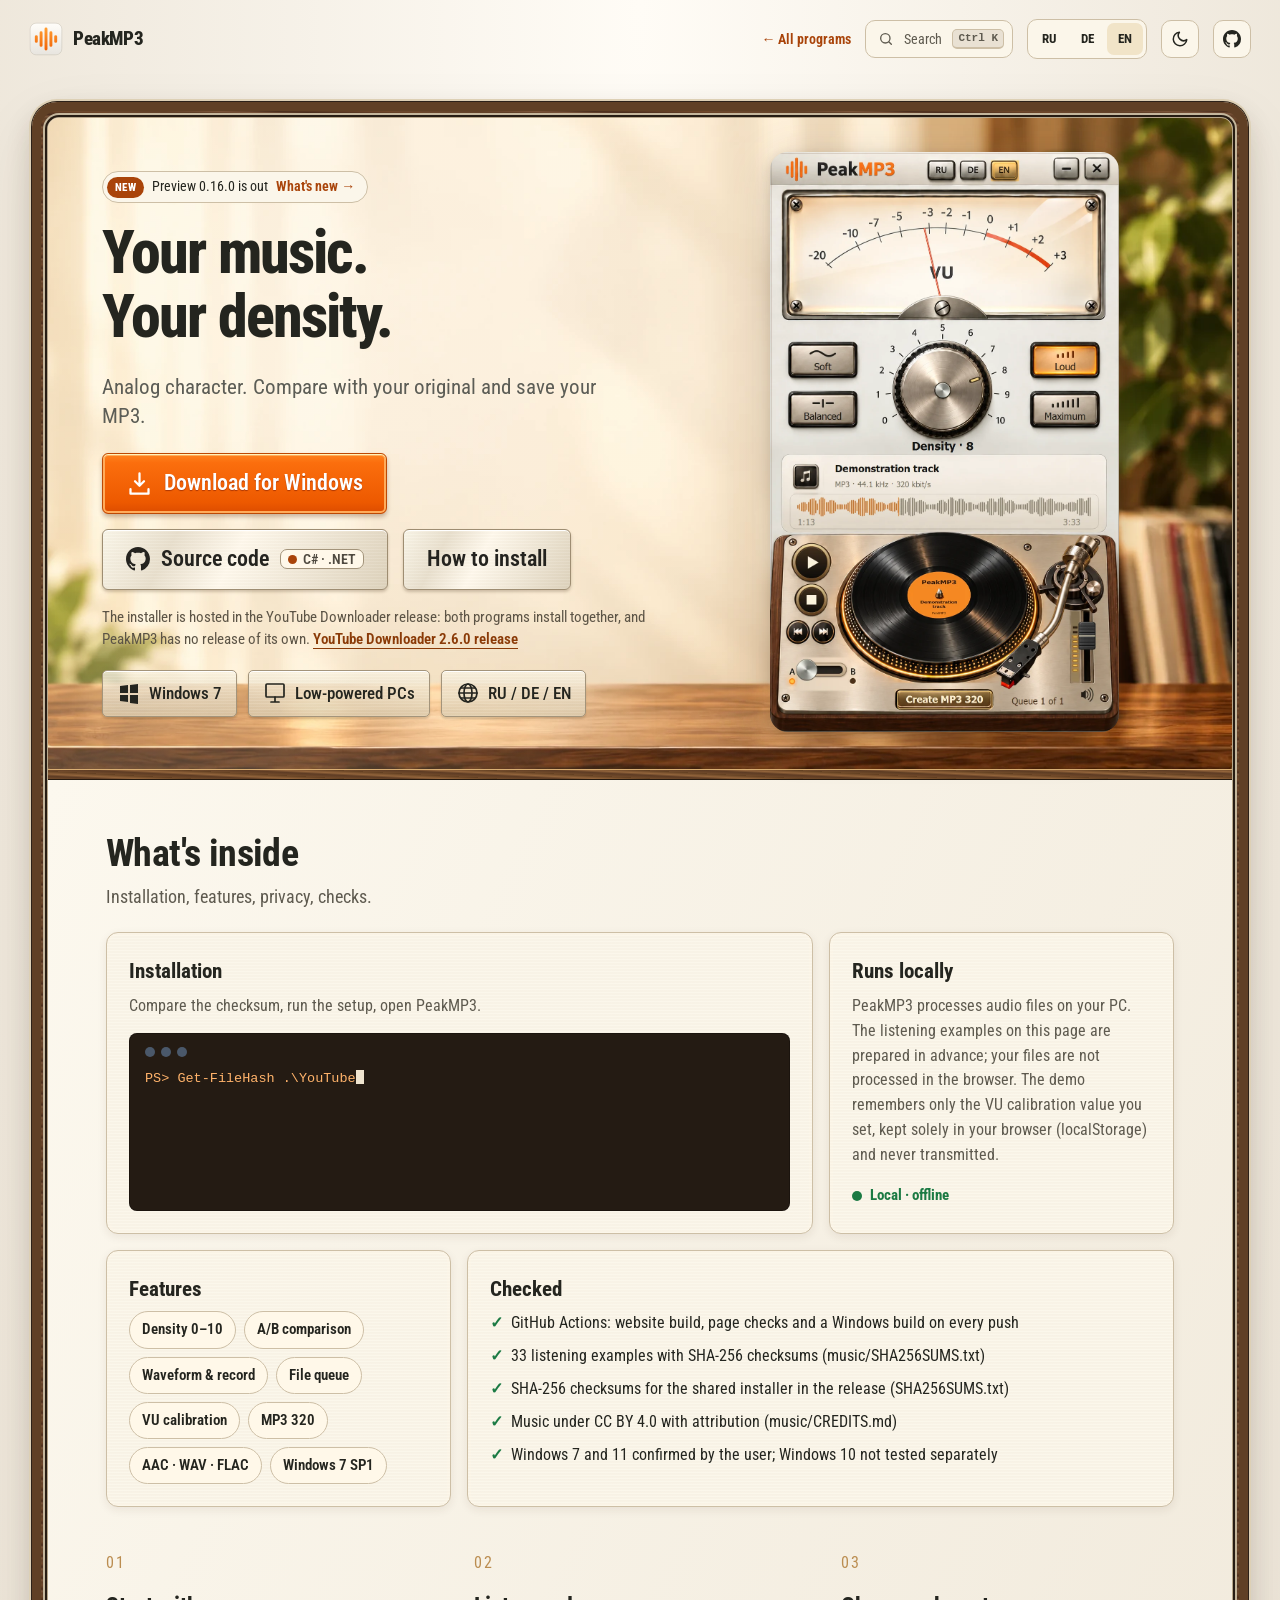
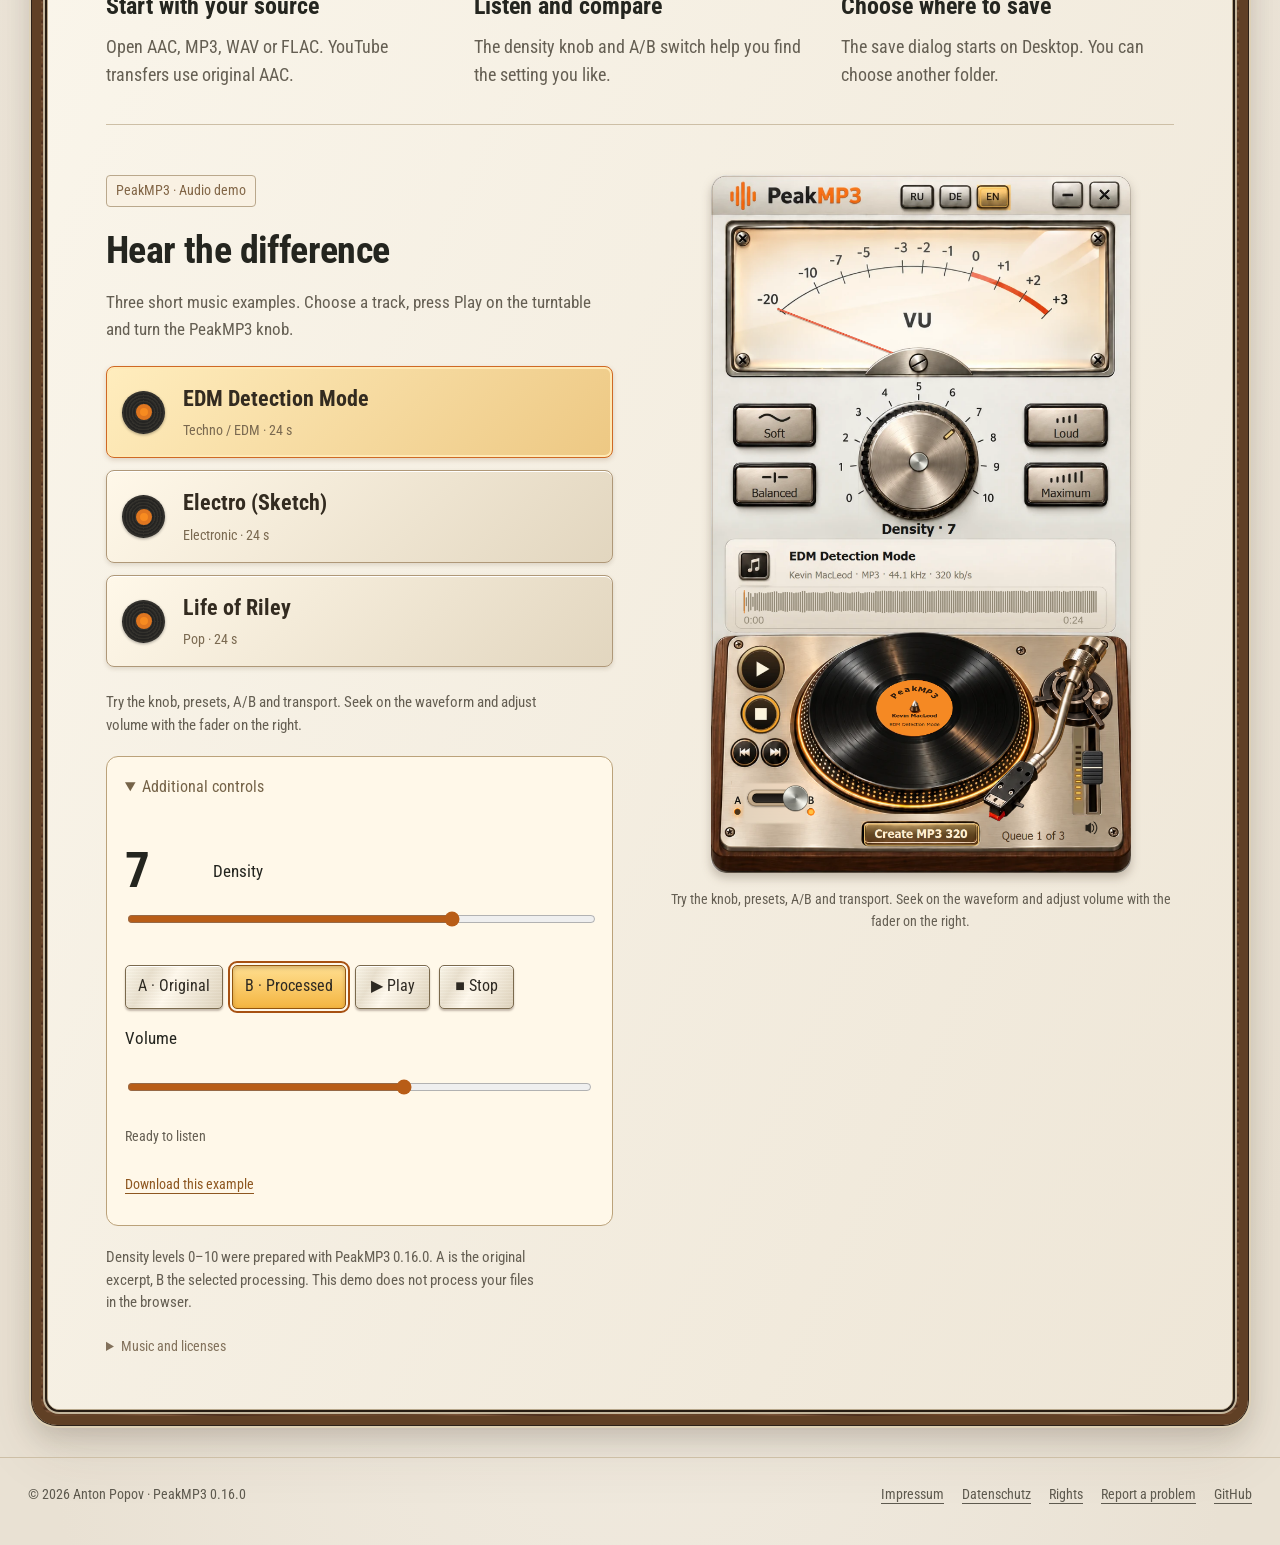
<file: index-en.html>
<!doctype html><html lang="en"><head><meta charset="utf-8"><meta name="viewport" content="width=device-width,initial-scale=1"><meta name="description" content="Set the density, compare A/B and save MP3 320 on Windows. Analog controls, like a real unit."><meta name="application-version" content="0.16.0"><title>PeakMP3 — set the density, compare A/B, save MP3 320</title><link rel="icon" href="assets/site/peakmp3.svg"><script src="assets/kit/kit-theme.js"></script><link rel="stylesheet" href="assets/kit/kit.css?v=2026.11.16-1"><link rel="preload" href="assets/site/fonts/RobotoCondensed.woff2" as="font" type="font/woff2" crossorigin><link rel="stylesheet" href="website/site.css?v=2026.11.16-mobile2"><link rel="stylesheet" href="website/peak.css?v=2026.11.16-mobile2"><link rel="stylesheet" href="website/peak-kit.css?v=2026.11.16-mobile2"><script src="assets/kit/programs.js?v=2026.11.16-1" defer></script><script src="assets/kit/kit.js?v=2026.11.16-1" defer></script><script defer src="website/demo.js?v=2026.11.16-mobile2"></script></head><body class="ppk-page peak-site" data-lang="en"><a class="ppk-skip" href="#content">Skip to content</a><div class="ppk-nav-wrap" id="ppk-nav-wrap">
<nav class="ppk-nav" aria-label="Main navigation"><a class="ppk-brand" href="index-en.html"><img src="assets/site/peakmp3.svg" alt="" width="34" height="34"><span>PeakMP3</span></a><span class="ppk-spacer"></span><a class="ppk-back" href="https://popovantondev.github.io/popovantondev/index-en.html">← All programs</a><button class="ppk-search-btn" type="button" data-ppk-open-search aria-label="Search programs"><span>Search</span><kbd>Ctrl K</kbd></button><div class="ppk-langs"><a href="index-ru.html" lang="ru" hreflang="ru">RU</a><a href="index.html" lang="de" hreflang="de">DE</a><a href="index-en.html" lang="en" hreflang="en" aria-current="page">EN</a></div><button class="ppk-icon-btn ppk-theme-btn" type="button" data-ppk-theme aria-label="Switch colour scheme"></button><a class="ppk-icon-btn ppk-gh-btn" href="https://github.com/popovantondev/PeakMP3" aria-label="GitHub"></a></nav>
</div><div class="site-shell"><div class="shell-inner"><main id="content"><section class="hero product-hero"><div class="hero-copy"><a class="ppk-pill" href="https://github.com/popovantondev/YouTubeDownloader/releases/tag/v2.6.0"><span class="ppk-new">NEW</span><span>Preview 0.16.0 is out</span> <span class="ppk-more">What's new →</span></a><h1 class="hero-title"><span>Your music.</span><span>Your density.</span></h1><p class="lead">Analog character. Compare with your original and save your MP3.</p><div class="actions"><a class="button primary" data-download="setup" href="https://github.com/popovantondev/YouTubeDownloader/releases/download/v2.6.0/YouTubeDownloader-PeakMP3-2.6.0-Preview-Setup.exe" download><svg viewBox="0 0 24 24" aria-hidden="true"><path d="M12 3v11m-4-4 4 4 4-4M4 17v4h16v-4"/></svg>Download for Windows</a><a class="button ppk-btn ppk-btn-gh" href="https://github.com/popovantondev/PeakMP3">Source code <span class="ppk-chip"><i class="ppk-dot"></i>C# · .NET</span></a><a class="button secondary" href="Guide-en.html">How to install</a></div><p class="installer-note">The installer is hosted in the YouTube Downloader release: both programs install together, and PeakMP3 has no release of its own. <a href="https://github.com/popovantondev/YouTubeDownloader/releases/tag/v2.6.0">YouTube Downloader 2.6.0 release</a></p><div class="compat"><span><svg viewBox="0 0 24 24" aria-hidden="true"><path d="m3 5 8-1v8H3zm10-1 8-1v9h-8zM3 14h8v7l-8-1zm10 0h8v9l-8-1z" fill="currentColor" stroke="none"/></svg>Windows 7</span><span><svg viewBox="0 0 24 24" aria-hidden="true"><rect x="3" y="3" width="18" height="13" rx="1"/><path d="M8 21h8m-4-5v5"/></svg>Low-powered PCs</span><span><svg viewBox="0 0 24 24" aria-hidden="true"><circle cx="12" cy="12" r="9"/><ellipse cx="12" cy="12" rx="4" ry="9"/><path d="M3 12h18M5 7h14M5 17h14"/></svg>RU / DE / EN</span></div></div><figure class="product-shot"><img src="assets/site/peakmp3-en.webp" width="973" height="1616" alt="PeakMP3 — Density" fetchpriority="high"></figure></section><div class="wood-divider"></div><div class="page-body"><section class="ppk-bento-section ppk-section ppk-reveal" aria-labelledby="bento-title">
<h2 id="bento-title">What's inside</h2><p class="ppk-sub">Installation, features, privacy, checks.</p>
<div class="ppk-bento">
<div class="ppk-tile ppk-wide"><h3>Installation</h3><p>Compare the checksum, run the setup, open PeakMP3.</p><div class="ppk-term" role="group" aria-label="Terminal"><div class="ppk-term-bar"><i></i><i></i><i></i></div><div class="ppk-term-out"><div class="ppk-ps">PS&gt; Get-FileHash .\YouTubeDownloader-PeakMP3-2.6.0-Preview-Setup.exe</div><div class="ppk-dim">Compare SHA-256 with SHA256SUMS.txt from the release</div><div class="ppk-ps">PS&gt; .\YouTubeDownloader-PeakMP3-2.6.0-Preview-Setup.exe</div><div class="ppk-dim">Installs into your user profile, no administrator rights</div><div class="ppk-ok">Open PeakMP3 from the desktop and drop audio files</div></div></div></div>
<div class="ppk-tile"><h3>Runs locally</h3><p>PeakMP3 processes audio files on your PC. The listening examples on this page are prepared in advance; your files are not processed in the browser. The demo remembers only the VU calibration value you set, kept solely in your browser (localStorage) and never transmitted.</p><span class="ppk-live">Local · offline</span></div>
<div class="ppk-tile"><h3>Features</h3><div class="ppk-chips"><span>Density 0–10</span><span>A/B comparison</span><span>Waveform &amp; record</span><span>File queue</span><span>VU calibration</span><span>MP3 320</span><span>AAC · WAV · FLAC</span><span>Windows 7 SP1</span></div></div>
<div class="ppk-tile ppk-wide"><h3>Checked</h3><ul class="ppk-checks"><li>GitHub Actions: website build, page checks and a Windows build on every push</li><li>33 listening examples with SHA-256 checksums (music/SHA256SUMS.txt)</li><li>SHA-256 checksums for the shared installer in the release (SHA256SUMS.txt)</li><li>Music under CC BY 4.0 with attribution (music/CREDITS.md)</li><li>Windows 7 and 11 confirmed by the user; Windows 10 not tested separately</li></ul></div>
</div>
</section><div class="features"><article><span class="feature-number">01</span><h3>Start with your source</h3><p>Open AAC, MP3, WAV or FLAC. YouTube transfers use original AAC.</p></article><article><span class="feature-number">02</span><h3>Listen and compare</h3><p>The density knob and A/B switch help you find the setting you like.</p></article><article><span class="feature-number">03</span><h3>Choose where to save</h3><p>The save dialog starts on Desktop. You can choose another folder.</p></article></div><section class="interactive-section" id="demo"><div class="demo-copy"><span class="mini-chip">PeakMP3 · Audio demo</span><h2>Hear the difference</h2><p>Three short music examples. Choose a track, press Play on the turntable and turn the PeakMP3 knob.</p><div class="track-list"><button class="track-choice" data-track="techno" aria-pressed="true"><span class="track-disc" aria-hidden="true"></span><span><strong>EDM Detection Mode</strong><small>Techno / EDM · 24 s</small></span></button><button class="track-choice" data-track="electronic" aria-pressed="false"><span class="track-disc" aria-hidden="true"></span><span><strong>Electro (Sketch)</strong><small>Electronic · 24 s</small></span></button><button class="track-choice" data-track="pop" aria-pressed="false"><span class="track-disc" aria-hidden="true"></span><span><strong>Life of Riley</strong><small>Pop · 24 s</small></span></button></div><p class="demo-small">Try the knob, presets, A/B and transport. Seek on the waveform and adjust volume with the fader on the right.</p><details class="extra-controls" open><summary>Additional controls</summary><label class="demo-readout"><output class="density-number" id="density-number" for="density-range">7</output><span>Density</span></label><input id="density-range" class="density-range" type="range" min="0" max="10" value="7" aria-label="Density"><div class="demo-toolbar"><button class="hardware-button" data-compare="a" aria-pressed="false">A · Original</button><button class="hardware-button" data-compare="b" aria-pressed="true">B · Processed</button><button class="hardware-button" id="demo-play" aria-pressed="false">▶ Play</button><button class="hardware-button" id="demo-stop">■ Stop</button></div><label class="volume-row">Volume <input id="demo-volume" type="range" min="0" max="100" value="60" aria-label="Volume"></label><p class="demo-status" id="demo-state" role="status">Ready to listen</p><a class="export-example" id="demo-export" download>Download this example</a></details><p class="demo-small">Density levels 0–10 were prepared with PeakMP3 0.16.0. A is the original excerpt, B the selected processing. This demo does not process your files in the browser.</p><details class="music-credits"><summary>Music and licenses</summary><ul><li><a href="https://incompetech.com/music/royalty-free/index.html?isrc=USUAN1500026">EDM Detection Mode</a> — Kevin MacLeod (incompetech.com), <a href="https://creativecommons.org/licenses/by/4.0/">CC BY 4.0</a>.</li><li><a href="https://incompetech.com/music/royalty-free/index.html?isrc=USUAN1100390">Electro (Sketch)</a> — Kevin MacLeod (incompetech.com), <a href="https://creativecommons.org/licenses/by/4.0/">CC BY 4.0</a>.</li><li><a href="https://incompetech.com/music/royalty-free/index.html?isrc=USUAN1400054">Life of Riley</a> — Kevin MacLeod (incompetech.com), <a href="https://creativecommons.org/licenses/by/4.0/">CC BY 4.0</a>.</li></ul><p>24-second excerpts: trimming, PeakMP3 processing and MP3 encoding. Music licensing is separate from application terms.</p></details></div><div class="demo-device"><canvas id="peak-demo" width="778" height="1293" tabindex="0" role="img" aria-label="Try the knob, presets, A/B and transport. Seek on the waveform and adjust volume with the fader on the right."></canvas><p class="image-note">Try the knob, presets, A/B and transport. Seek on the waveform and adjust volume with the fader on the right.</p></div><audio id="demo-audio" preload="none"></audio></section></div></main></div></div><footer class="ppk-footer">
<span>© 2026 Anton Popov · PeakMP3 0.16.0</span>
<nav aria-label="Legal"><a href="https://popovantondev.github.io/popovantondev/impressum.html">Impressum</a><a href="https://popovantondev.github.io/popovantondev/datenschutz.html">Datenschutz</a><a href="https://github.com/popovantondev/PeakMP3/blob/main/RIGHTS.md">Rights</a><a href="https://github.com/popovantondev/PeakMP3/issues/new">Report a problem</a><a href="https://github.com/popovantondev/PeakMP3">GitHub</a></nav>
</footer><script type="application/json" id="demo-strings">{"nav": ["Application", "Listen", "Guide"], "headline": ["Download from YouTube.", "Shape your sound."], "lead": "Analog character. Compare with your original and save your MP3.", "download": "Download for Windows", "install": "How to install", "weak": "Low-powered PCs", "extension": "Browser extension", "more": "Explore", "flow": ["YouTube", "Original AAC", "PeakMP3", "Your MP3"], "support": "Report a problem", "rights": "Rights & components", "menu": "Open menu", "skip": "Skip to content", "downTitle": ["Your video.", "Your format."], "downLead": "Save videos and audio from YouTube. Show only the download buttons you use.", "downKicker": "YouTube Downloader · 2.6.0 Preview", "downFeatures": [["Original quality", "Video and AAC are saved without re-encoding. MP3 quality remains limited by its source."], ["Without playback", "Downloads keep the video paused by default. Change the method in extension settings."], ["Three languages", "Settings, messages and guides are available in Russian, German and English."]], "formatsTitle": "Just the buttons you need", "formatsText": "Quick 360p and MP3, plus original 480p and 720p, appear on YouTube by default. Enable the other qualities and AAC using the green browser arrow.", "audioTitle": "Plain MP3 or a little more character", "audioText": "Save MP3 without processing, or send original AAC to PeakMP3. The application opens the file so you can listen, adjust density and save your MP3.", "audioBullets": ["Original AAC, without an intermediate MP3", "Send to the queue in an already open PeakMP3", "You control listening and saving"], "downNote": "Extension interface 2.6.0. Settings demonstration without a browser-profile connection.", "limitation": "YouTube may require session verification (attestation required). This remains a Preview limitation; playback will not start automatically.", "peakTitle": ["Your music.", "Your density."], "peakLead": "From original sound to a denser MP3. Adjust processing, compare the result and save it your way.", "peakKicker": "PeakMP3 · 0.16.0", "peakFeatures": [["Start with your source", "Open AAC, MP3, WAV or FLAC. YouTube transfers use original AAC."], ["Listen and compare", "The density knob and A/B switch help you find the setting you like."], ["Choose where to save", "The save dialog starts on Desktop. You can choose another folder."]], "demoTitle": "Get a feel for the controls", "demoText": "Turn the knob, switch A/B and start the record. Try the interface right here.", "demoNote": "A silent control demonstration. It does not process files or measure a real audio signal.", "density": "Density", "original": "Original", "processed": "Processed", "play": "Play", "pause": "Pause", "stop": "Stop", "demoPaused": "Demo paused", "demoPlaying": "Playback demonstration", "peakShotNote": "Actual PeakMP3 interface with demonstration data.", "guideTitle": "Ready for your first download", "guideLead": "One package. Two applications. A few simple steps.", "guideToc": "In this guide", "fullZip": "Complete ZIP package", "checksums": "Checksums", "guidePreview": "PeakMP3 0.16.0 · Shared installer with YouTube Downloader", "setupTitle": "Installation", "setupSteps": ["Download Setup or extract the complete ZIP. Close PeakMP3 and active downloads before updating.", "Run Setup.exe normally. It installs into your user profile without requesting administrator privileges.", "Local audio files do not require the extension. Open PeakMP3 from Desktop, drop audio files, choose density and compare A/B.", "The save dialog starts on Desktop. You can choose another folder."], "osTitle": "Windows 7 and low-powered PCs", "osText": "Windows 7 SP1, 32 bit and SSE2 remain the required target. Applications use .NET Framework 3.5 / CLR2 with configured CLR4 fallback on newer Windows. .NET 4.8 and WebView2 are not required. Windows, a compatible browser and system .NET remain prerequisites.", "verified": "The user reports success on Windows 11 with current Chrome and on Windows 7 with compatible Yandex and Chrome. Exact browser versions and the full set of tested scenarios are not yet recorded. Windows 10 has not been separately tested.", "removeTitle": "Uninstalling and restoring", "removeText": "Windows uninstall removes the application and integration while retaining user files, settings and audio cache. Remove the extension separately in each browser profile. If a backup exists, Restore_previous.cmd returns to the previous installation.", "helpTitle": "If something goes wrong", "helpText": "Check that extension 2.6.0 is loaded from the installed folder. Reload the extension and YouTube tab. The green arrow lets you check the connection to PeakMP3. Include Windows, browser, format and the exact error text in a problem report.", "title": ["Your music.", "Your density."], "shared": "Shared installer with YouTube Downloader", "heading": "Hear the difference", "intro": "Three short music examples. Choose a track, press Play on the turntable and turn the PeakMP3 knob.", "note": "Density levels 0–10 were prepared with PeakMP3 0.16.0. A is the original excerpt, B the selected processing. This demo does not process your files in the browser.", "hint": "Try the knob, presets, A/B and transport. Seek on the waveform and adjust volume with the fader on the right.", "credit": "Music and licenses", "changes": "24-second excerpts: trimming, PeakMP3 processing and MP3 encoding. Music licensing is separate from application terms.", "loading": "Loading example…", "ready": "Ready to listen", "error": "Could not load the example. Try again.", "save": "Download this example", "volume": "Volume", "queue": "Track", "presets": ["Soft", "Balance", "Loud", "Maximum"]}</script></body></html>
</file>
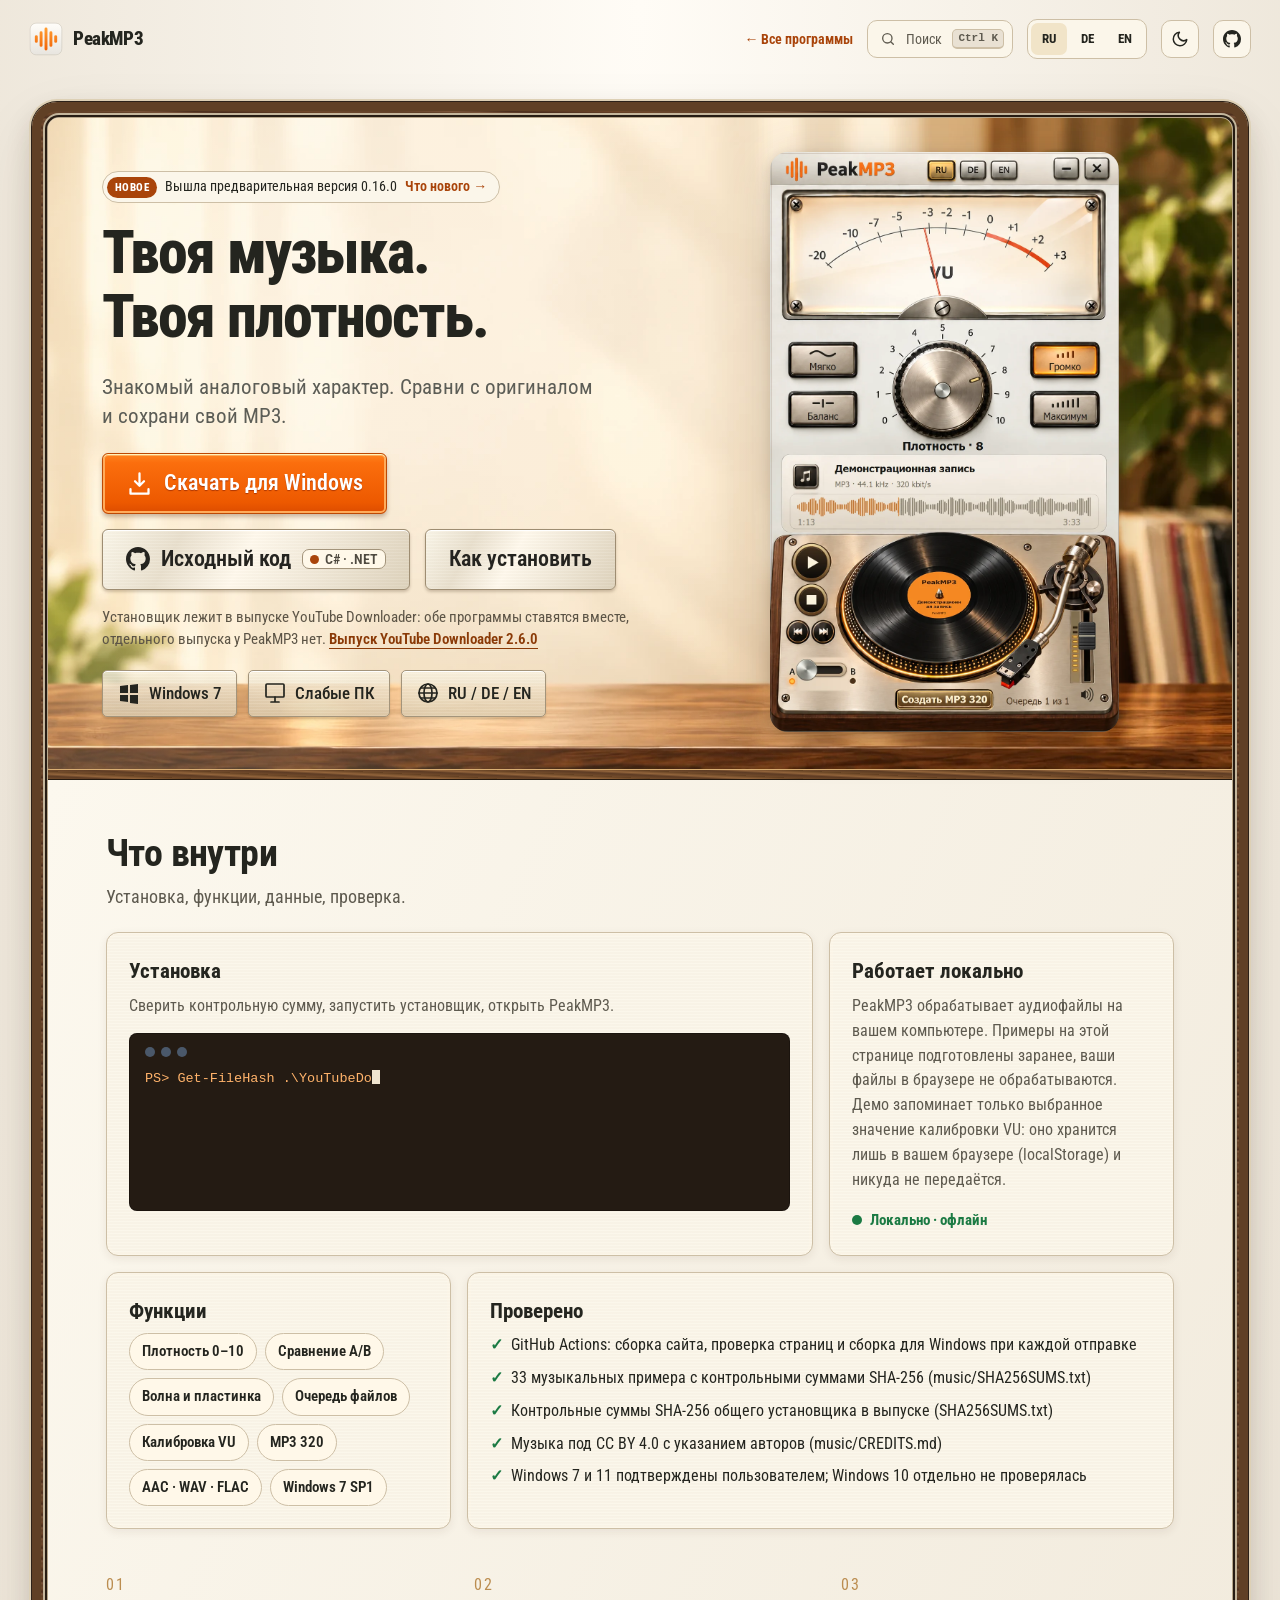
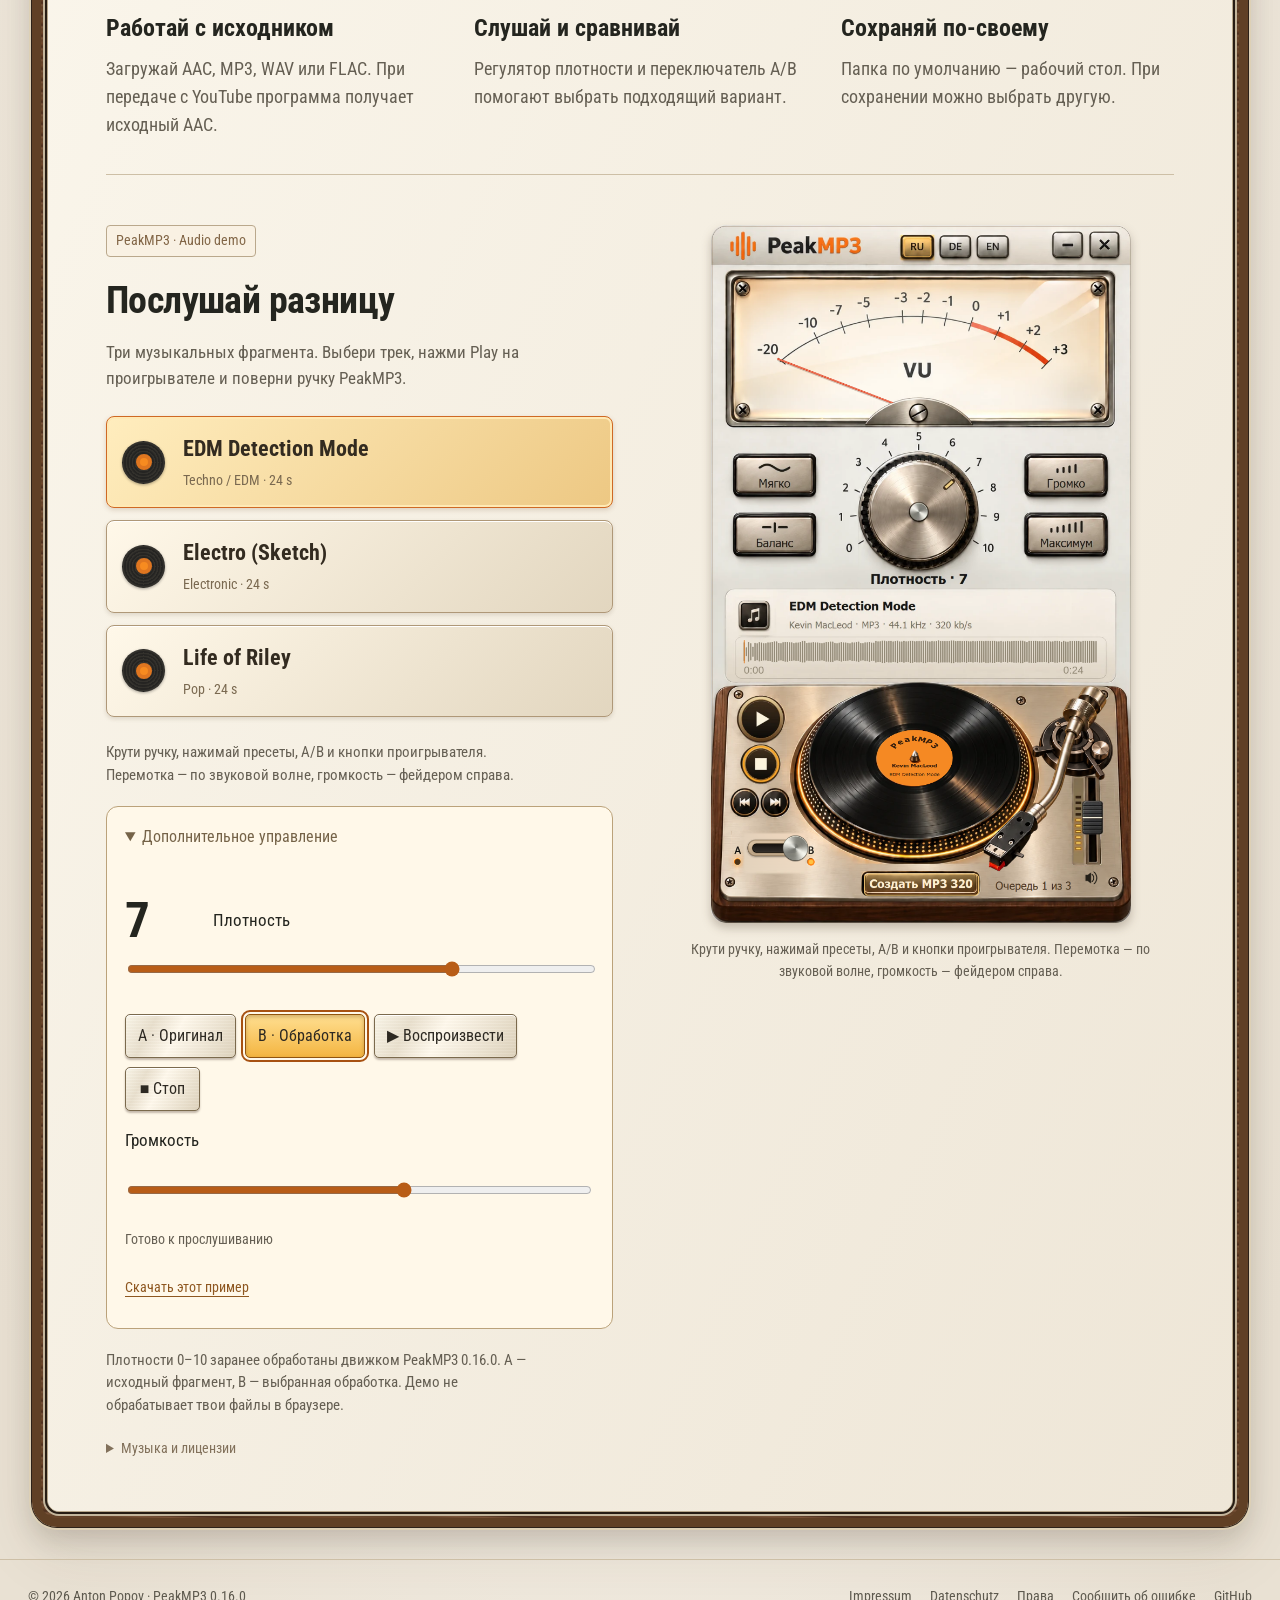
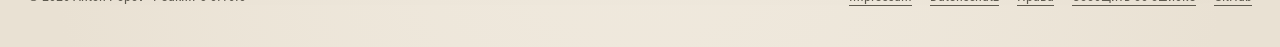
<file: index-ru.html>
<!doctype html><html lang="ru"><head><meta charset="utf-8"><meta name="viewport" content="width=device-width,initial-scale=1"><meta name="description" content="Плотность звука, сравнение A/B и сохранение MP3 320 для Windows. Аналоговое управление, как на приборе."><meta name="application-version" content="0.16.0"><title>PeakMP3 — плотность звука, сравнение A/B, MP3 320</title><link rel="icon" href="assets/site/peakmp3.svg"><script src="assets/kit/kit-theme.js"></script><link rel="stylesheet" href="assets/kit/kit.css?v=2026.11.16-1"><link rel="preload" href="assets/site/fonts/RobotoCondensed.woff2" as="font" type="font/woff2" crossorigin><link rel="stylesheet" href="website/site.css?v=2026.11.16-mobile2"><link rel="stylesheet" href="website/peak.css?v=2026.11.16-mobile2"><link rel="stylesheet" href="website/peak-kit.css?v=2026.11.16-mobile2"><script src="assets/kit/programs.js?v=2026.11.16-1" defer></script><script src="assets/kit/kit.js?v=2026.11.16-1" defer></script><script defer src="website/demo.js?v=2026.11.16-mobile2"></script></head><body class="ppk-page peak-site" data-lang="ru"><a class="ppk-skip" href="#content">К содержимому</a><div class="ppk-nav-wrap" id="ppk-nav-wrap">
<nav class="ppk-nav" aria-label="Основная навигация"><a class="ppk-brand" href="index-ru.html"><img src="assets/site/peakmp3.svg" alt="" width="34" height="34"><span>PeakMP3</span></a><span class="ppk-spacer"></span><a class="ppk-back" href="https://popovantondev.github.io/popovantondev/index-ru.html">← Все программы</a><button class="ppk-search-btn" type="button" data-ppk-open-search aria-label="Поиск по программам"><span>Поиск</span><kbd>Ctrl K</kbd></button><div class="ppk-langs"><a href="index-ru.html" lang="ru" hreflang="ru" aria-current="page">RU</a><a href="index.html" lang="de" hreflang="de">DE</a><a href="index-en.html" lang="en" hreflang="en">EN</a></div><button class="ppk-icon-btn ppk-theme-btn" type="button" data-ppk-theme aria-label="Сменить тему"></button><a class="ppk-icon-btn ppk-gh-btn" href="https://github.com/popovantondev/PeakMP3" aria-label="GitHub"></a></nav>
</div><div class="site-shell"><div class="shell-inner"><main id="content"><section class="hero product-hero"><div class="hero-copy"><a class="ppk-pill" href="https://github.com/popovantondev/YouTubeDownloader/releases/tag/v2.6.0"><span class="ppk-new">НОВОЕ</span><span>Вышла предварительная версия 0.16.0</span> <span class="ppk-more">Что нового →</span></a><h1 class="hero-title"><span>Твоя музыка.</span><span>Твоя плотность.</span></h1><p class="lead">Знакомый аналоговый характер. Сравни с оригиналом и сохрани свой MP3.</p><div class="actions"><a class="button primary" data-download="setup" href="https://github.com/popovantondev/YouTubeDownloader/releases/download/v2.6.0/YouTubeDownloader-PeakMP3-2.6.0-Preview-Setup.exe" download><svg viewBox="0 0 24 24" aria-hidden="true"><path d="M12 3v11m-4-4 4 4 4-4M4 17v4h16v-4"/></svg>Скачать для Windows</a><a class="button ppk-btn ppk-btn-gh" href="https://github.com/popovantondev/PeakMP3">Исходный код <span class="ppk-chip"><i class="ppk-dot"></i>C# · .NET</span></a><a class="button secondary" href="Guide-ru.html">Как установить</a></div><p class="installer-note">Установщик лежит в выпуске YouTube Downloader: обе программы ставятся вместе, отдельного выпуска у PeakMP3 нет. <a href="https://github.com/popovantondev/YouTubeDownloader/releases/tag/v2.6.0">Выпуск YouTube Downloader 2.6.0</a></p><div class="compat"><span><svg viewBox="0 0 24 24" aria-hidden="true"><path d="m3 5 8-1v8H3zm10-1 8-1v9h-8zM3 14h8v7l-8-1zm10 0h8v9l-8-1z" fill="currentColor" stroke="none"/></svg>Windows 7</span><span><svg viewBox="0 0 24 24" aria-hidden="true"><rect x="3" y="3" width="18" height="13" rx="1"/><path d="M8 21h8m-4-5v5"/></svg>Слабые ПК</span><span><svg viewBox="0 0 24 24" aria-hidden="true"><circle cx="12" cy="12" r="9"/><ellipse cx="12" cy="12" rx="4" ry="9"/><path d="M3 12h18M5 7h14M5 17h14"/></svg>RU / DE / EN</span></div></div><figure class="product-shot"><img src="assets/site/peakmp3-ru.webp" width="973" height="1616" alt="PeakMP3 — Плотность" fetchpriority="high"></figure></section><div class="wood-divider"></div><div class="page-body"><section class="ppk-bento-section ppk-section ppk-reveal" aria-labelledby="bento-title">
<h2 id="bento-title">Что внутри</h2><p class="ppk-sub">Установка, функции, данные, проверка.</p>
<div class="ppk-bento">
<div class="ppk-tile ppk-wide"><h3>Установка</h3><p>Сверить контрольную сумму, запустить установщик, открыть PeakMP3.</p><div class="ppk-term" role="group" aria-label="Терминал"><div class="ppk-term-bar"><i></i><i></i><i></i></div><div class="ppk-term-out"><div class="ppk-ps">PS&gt; Get-FileHash .\YouTubeDownloader-PeakMP3-2.6.0-Preview-Setup.exe</div><div class="ppk-dim">Сверить SHA-256 с файлом SHA256SUMS.txt из выпуска</div><div class="ppk-ps">PS&gt; .\YouTubeDownloader-PeakMP3-2.6.0-Preview-Setup.exe</div><div class="ppk-dim">Установка в профиль пользователя, без прав администратора</div><div class="ppk-ok">Запустить PeakMP3 с рабочего стола, перетащить аудиофайлы</div></div></div></div>
<div class="ppk-tile"><h3>Работает локально</h3><p>PeakMP3 обрабатывает аудиофайлы на вашем компьютере. Примеры на этой странице подготовлены заранее, ваши файлы в браузере не обрабатываются. Демо запоминает только выбранное значение калибровки VU: оно хранится лишь в вашем браузере (localStorage) и никуда не передаётся.</p><span class="ppk-live">Локально · офлайн</span></div>
<div class="ppk-tile"><h3>Функции</h3><div class="ppk-chips"><span>Плотность 0–10</span><span>Сравнение A/B</span><span>Волна и пластинка</span><span>Очередь файлов</span><span>Калибровка VU</span><span>MP3 320</span><span>AAC · WAV · FLAC</span><span>Windows 7 SP1</span></div></div>
<div class="ppk-tile ppk-wide"><h3>Проверено</h3><ul class="ppk-checks"><li>GitHub Actions: сборка сайта, проверка страниц и сборка для Windows при каждой отправке</li><li>33 музыкальных примера с контрольными суммами SHA-256 (music/SHA256SUMS.txt)</li><li>Контрольные суммы SHA-256 общего установщика в выпуске (SHA256SUMS.txt)</li><li>Музыка под CC BY 4.0 с указанием авторов (music/CREDITS.md)</li><li>Windows 7 и 11 подтверждены пользователем; Windows 10 отдельно не проверялась</li></ul></div>
</div>
</section><div class="features"><article><span class="feature-number">01</span><h3>Работай с исходником</h3><p>Загружай AAC, MP3, WAV или FLAC. При передаче с YouTube программа получает исходный AAC.</p></article><article><span class="feature-number">02</span><h3>Слушай и сравнивай</h3><p>Регулятор плотности и переключатель A/B помогают выбрать подходящий вариант.</p></article><article><span class="feature-number">03</span><h3>Сохраняй по-своему</h3><p>Папка по умолчанию — рабочий стол. При сохранении можно выбрать другую.</p></article></div><section class="interactive-section" id="demo"><div class="demo-copy"><span class="mini-chip">PeakMP3 · Audio demo</span><h2>Послушай разницу</h2><p>Три музыкальных фрагмента. Выбери трек, нажми Play на проигрывателе и поверни ручку PeakMP3.</p><div class="track-list"><button class="track-choice" data-track="techno" aria-pressed="true"><span class="track-disc" aria-hidden="true"></span><span><strong>EDM Detection Mode</strong><small>Techno / EDM · 24 s</small></span></button><button class="track-choice" data-track="electronic" aria-pressed="false"><span class="track-disc" aria-hidden="true"></span><span><strong>Electro (Sketch)</strong><small>Electronic · 24 s</small></span></button><button class="track-choice" data-track="pop" aria-pressed="false"><span class="track-disc" aria-hidden="true"></span><span><strong>Life of Riley</strong><small>Pop · 24 s</small></span></button></div><p class="demo-small">Крути ручку, нажимай пресеты, A/B и кнопки проигрывателя. Перемотка — по звуковой волне, громкость — фейдером справа.</p><details class="extra-controls" open><summary>Дополнительное управление</summary><label class="demo-readout"><output class="density-number" id="density-number" for="density-range">7</output><span>Плотность</span></label><input id="density-range" class="density-range" type="range" min="0" max="10" value="7" aria-label="Плотность"><div class="demo-toolbar"><button class="hardware-button" data-compare="a" aria-pressed="false">A · Оригинал</button><button class="hardware-button" data-compare="b" aria-pressed="true">B · Обработка</button><button class="hardware-button" id="demo-play" aria-pressed="false">▶ Воспроизвести</button><button class="hardware-button" id="demo-stop">■ Стоп</button></div><label class="volume-row">Громкость <input id="demo-volume" type="range" min="0" max="100" value="60" aria-label="Громкость"></label><p class="demo-status" id="demo-state" role="status">Готово к прослушиванию</p><a class="export-example" id="demo-export" download>Скачать этот пример</a></details><p class="demo-small">Плотности 0–10 заранее обработаны движком PeakMP3 0.16.0. A — исходный фрагмент, B — выбранная обработка. Демо не обрабатывает твои файлы в браузере.</p><details class="music-credits"><summary>Музыка и лицензии</summary><ul><li><a href="https://incompetech.com/music/royalty-free/index.html?isrc=USUAN1500026">EDM Detection Mode</a> — Kevin MacLeod (incompetech.com), <a href="https://creativecommons.org/licenses/by/4.0/">CC BY 4.0</a>.</li><li><a href="https://incompetech.com/music/royalty-free/index.html?isrc=USUAN1100390">Electro (Sketch)</a> — Kevin MacLeod (incompetech.com), <a href="https://creativecommons.org/licenses/by/4.0/">CC BY 4.0</a>.</li><li><a href="https://incompetech.com/music/royalty-free/index.html?isrc=USUAN1400054">Life of Riley</a> — Kevin MacLeod (incompetech.com), <a href="https://creativecommons.org/licenses/by/4.0/">CC BY 4.0</a>.</li></ul><p>Фрагменты по 24 секунды: обрезка, обработка PeakMP3 и кодирование MP3. Лицензия музыки действует отдельно от условий программы.</p></details></div><div class="demo-device"><canvas id="peak-demo" width="778" height="1293" tabindex="0" role="img" aria-label="Крути ручку, нажимай пресеты, A/B и кнопки проигрывателя. Перемотка — по звуковой волне, громкость — фейдером справа."></canvas><p class="image-note">Крути ручку, нажимай пресеты, A/B и кнопки проигрывателя. Перемотка — по звуковой волне, громкость — фейдером справа.</p></div><audio id="demo-audio" preload="none"></audio></section></div></main></div></div><footer class="ppk-footer">
<span>© 2026 Anton Popov · PeakMP3 0.16.0</span>
<nav aria-label="Правовая информация"><a href="https://popovantondev.github.io/popovantondev/impressum.html">Impressum</a><a href="https://popovantondev.github.io/popovantondev/datenschutz.html">Datenschutz</a><a href="https://github.com/popovantondev/PeakMP3/blob/main/RIGHTS.md">Права</a><a href="https://github.com/popovantondev/PeakMP3/issues/new">Сообщить об ошибке</a><a href="https://github.com/popovantondev/PeakMP3">GitHub</a></nav>
</footer><script type="application/json" id="demo-strings">{"nav": ["Программа", "Послушать", "Инструкция"], "headline": ["Скачивай с YouTube.", "Настраивай звук."], "lead": "Знакомый аналоговый характер. Сравни с оригиналом и сохрани свой MP3.", "download": "Скачать для Windows", "install": "Как установить", "weak": "Слабые ПК", "extension": "Расширение для браузера", "more": "Подробнее", "flow": ["YouTube", "Исходный AAC", "PeakMP3", "Готовый MP3"], "support": "Сообщить об ошибке", "rights": "Права и компоненты", "menu": "Открыть меню", "skip": "К содержимому", "downTitle": ["Любимое видео.", "Твой формат."], "downLead": "Сохраняй видео и звук с YouTube. Показывай только те кнопки, которыми пользуешься.", "downKicker": "YouTube Downloader · 2.6.0 Preview", "downFeatures": [["Исходное качество", "Видео и AAC сохраняются без перекодирования. Качество MP3 зависит от исходной дорожки."], ["Без просмотра", "Загрузка по умолчанию идёт без включения видео. Способ работы меняется в настройках."], ["Три языка", "Настройки, сообщения и инструкции доступны на русском, немецком и английском."]], "formatsTitle": "Только нужные кнопки", "formatsText": "По умолчанию на YouTube видны быстрый 360p и MP3, а также исходные 480p и 720p. Остальные качества и AAC включаются по зелёной стрелке в браузере.", "audioTitle": "Обычный MP3 или звук с характером", "audioText": "Сохрани MP3 без обработки — или передай исходный AAC в PeakMP3. Программа откроет файл, чтобы ты мог прослушать результат, выбрать плотность и сохранить MP3.", "audioBullets": ["Исходный AAC без промежуточного MP3", "Передача в очередь уже открытого PeakMP3", "Прослушивание и сохранение под твоим контролем"], "downNote": "Интерфейс расширения 2.6.0. Демонстрация настроек, без подключения к браузерному профилю.", "limitation": "YouTube иногда требует подтверждение сеанса (attestation required). Такой отказ остаётся ограничением Preview; видео автоматически не включается.", "peakTitle": ["Твоя музыка.", "Твоя плотность."], "peakLead": "От исходного звучания до плотного MP3. Настрой обработку, сравни результат и сохрани так, как нравится тебе.", "peakKicker": "PeakMP3 · 0.16.0", "peakFeatures": [["Работай с исходником", "Загружай AAC, MP3, WAV или FLAC. При передаче с YouTube программа получает исходный AAC."], ["Слушай и сравнивай", "Регулятор плотности и переключатель A/B помогают выбрать подходящий вариант."], ["Сохраняй по-своему", "Папка по умолчанию — рабочий стол. При сохранении можно выбрать другую."]], "demoTitle": "Почувствуй управление", "demoText": "Поверни ручку, переключи A/B и запусти пластинку. Попробуй интерфейс прямо здесь.", "demoNote": "Это бесшумная демонстрация управления. Она не обрабатывает файлы и не измеряет настоящий аудиосигнал.", "density": "Плотность", "original": "Оригинал", "processed": "Обработка", "play": "Воспроизвести", "pause": "Пауза", "stop": "Стоп", "demoPaused": "Демонстрация на паузе", "demoPlaying": "Демонстрация воспроизведения", "peakShotNote": "Настоящий интерфейс PeakMP3. На снимке — демонстрационные данные.", "guideTitle": "Всё для первого запуска", "guideLead": "Один комплект. Две программы. Несколько понятных шагов.", "guideToc": "В инструкции", "fullZip": "Полный ZIP со всем комплектом", "checksums": "Контрольные суммы", "guidePreview": "PeakMP3 0.16.0 · Общий установщик с YouTube Downloader", "setupTitle": "Установка", "setupSteps": ["Скачай установщик или распакуй полный ZIP. Перед обновлением закрой PeakMP3 и текущие загрузки.", "Запусти Setup.exe обычным способом. Программы устанавливаются в профиль пользователя без запроса прав администратора.", "Для работы с локальными файлами расширение не требуется. После установки запусти PeakMP3 с рабочего стола, перетащи аудиофайлы, выбери плотность и сравни A/B.", "Папка по умолчанию — рабочий стол. При сохранении можно выбрать другую."], "osTitle": "Windows 7 и слабые компьютеры", "osText": "Обязательная цель — Windows 7 SP1, 32 бита и процессор с SSE2. Программы используют .NET Framework 3.5 / CLR2; на новых Windows предусмотрен запуск через CLR4. .NET 4.8 и WebView2 не требуются. Windows, браузер и системная среда .NET устанавливаются отдельно.", "verified": "Пользователь подтвердил работу комплекта на Windows 11 с актуальным Chrome и Windows 7 с Яндексом и Chrome для этой системы. Точные версии браузеров и полный перечень выполненных сценариев пока не зафиксированы. Windows 10 отдельно не проверена.", "removeTitle": "Удаление и возврат версии", "removeText": "Удаление через приложения Windows убирает программу и интеграцию, сохраняя пользовательские файлы, настройки и аудиокэш. Расширение удаляется отдельно из каждого профиля браузера. Если имеется резервная копия, Restore_previous.cmd возвращает прежнюю установку.", "helpTitle": "Если что-то не получилось", "helpText": "Проверь, что в браузере загружено расширение 2.6.0 из установленной папки. Перезагрузи расширение и вкладку YouTube. Открой зелёную стрелку: там можно проверить связь с PeakMP3. В сообщении об ошибке укажи Windows, браузер, формат и точный текст отказа.", "title": ["Твоя музыка.", "Твоя плотность."], "shared": "Общий установщик с YouTube Downloader", "heading": "Послушай разницу", "intro": "Три музыкальных фрагмента. Выбери трек, нажми Play на проигрывателе и поверни ручку PeakMP3.", "note": "Плотности 0–10 заранее обработаны движком PeakMP3 0.16.0. A — исходный фрагмент, B — выбранная обработка. Демо не обрабатывает твои файлы в браузере.", "hint": "Крути ручку, нажимай пресеты, A/B и кнопки проигрывателя. Перемотка — по звуковой волне, громкость — фейдером справа.", "credit": "Музыка и лицензии", "changes": "Фрагменты по 24 секунды: обрезка, обработка PeakMP3 и кодирование MP3. Лицензия музыки действует отдельно от условий программы.", "loading": "Загрузка примера…", "ready": "Готово к прослушиванию", "error": "Не удалось загрузить пример. Попробуй ещё раз.", "save": "Скачать этот пример", "volume": "Громкость", "queue": "Трек", "presets": ["Мягко", "Баланс", "Громко", "Максимум"]}</script></body></html>
</file>
<file: assets/kit/kit.css>
/* popovantondev shared kit: tokens, header, search palette, components, footer.
   Everything is prefixed ppk-. Pages set their accent in their own CSS (see demo.html).
   Kit tokens have zero specificity (:where), so any page rule overrides them regardless of load order. */

/* ---------- tokens ---------- */
:where(:root){color-scheme:light;
  --ppk-bg:#f3f6fb;--ppk-panel:#ffffff;--ppk-ink:#172a42;--ppk-muted:#52647b;--ppk-line:#d9e3ee;
  --ppk-accent:#0f6f7c;--ppk-accent-ink:#ffffff;--ppk-tint:#e2f2f3;--ppk-hero:#0c3a45;--ppk-hero-end:#1b6b78;
  --ppk-glass:rgba(255,255,255,.76);--ppk-term:#0f1b26;--ppk-term-ink:#d6e4ef;--ppk-term-ps:#7fd4dc;--ppk-term-ok:#6ee787;--ppk-term-dim:#8fa3b6;
  --ppk-ok:#15803d;--ppk-ok-bg:#dcfce7;--ppk-ok-fg:#166534;--ppk-warn-bg:#fef3c7;--ppk-warn-fg:#92400e;
  --ppk-focus:#1a5fd0;--ppk-shadow:0 22px 50px -30px rgba(22,43,72,.35);
  --ppk-radius-s:8px;--ppk-radius-m:12px;--ppk-radius-l:20px;--ppk-radius-pill:999px;
  --ppk-font:system-ui,-apple-system,"Segoe UI",sans-serif;--ppk-mono:ui-monospace,"Cascadia Code",Consolas,monospace;--ppk-shell:1200px}
:where([data-theme="dark"]){color-scheme:dark;
  --ppk-bg:#0c131b;--ppk-panel:#131d28;--ppk-ink:#e5edf5;--ppk-muted:#9badbf;--ppk-line:#233142;
  --ppk-accent:#3cc1cc;--ppk-accent-ink:#03262b;--ppk-tint:#11343a;--ppk-hero:#082a32;--ppk-hero-end:#145a65;
  --ppk-glass:rgba(19,29,40,.76);--ppk-term:#070d13;--ppk-term-ink:#d6e4ef;--ppk-term-ps:#7fd4dc;--ppk-term-ok:#6ee787;--ppk-term-dim:#8fa3b6;
  --ppk-ok:#4ade80;--ppk-ok-bg:#14532d;--ppk-ok-fg:#bbf7d0;--ppk-warn-bg:#78350f;--ppk-warn-fg:#fde68a;
  --ppk-focus:#7ab8ff;--ppk-shadow:0 22px 50px -30px rgba(0,0,0,.7)}
@media (prefers-color-scheme:dark){:where(:root:not([data-theme])){color-scheme:dark;
  --ppk-bg:#0c131b;--ppk-panel:#131d28;--ppk-ink:#e5edf5;--ppk-muted:#9badbf;--ppk-line:#233142;
  --ppk-accent:#3cc1cc;--ppk-accent-ink:#03262b;--ppk-tint:#11343a;--ppk-hero:#082a32;--ppk-hero-end:#145a65;
  --ppk-glass:rgba(19,29,40,.76);--ppk-term:#070d13;--ppk-term-ink:#d6e4ef;--ppk-term-ps:#7fd4dc;--ppk-term-ok:#6ee787;--ppk-term-dim:#8fa3b6;
  --ppk-ok:#4ade80;--ppk-ok-bg:#14532d;--ppk-ok-fg:#bbf7d0;--ppk-warn-bg:#78350f;--ppk-warn-fg:#fde68a;
  --ppk-focus:#7ab8ff;--ppk-shadow:0 22px 50px -30px rgba(0,0,0,.7)}}

/* ---------- base (only inside pages that opt in with class ppk-page on body) ---------- */
.ppk-page{margin:0;background:radial-gradient(ellipse at 80% 0,var(--ppk-tint),transparent 55%),var(--ppk-bg);background-attachment:fixed;color:var(--ppk-ink);font:16px/1.6 var(--ppk-font);transition:background-color .3s,color .3s}
.ppk-page *,.ppk-page *::before,.ppk-page *::after{box-sizing:border-box}
:where(.ppk-page a){color:var(--ppk-accent);text-underline-offset:4px}
:where(.ppk-page img){max-width:100%;height:auto}
:where(.ppk-page button){font:inherit;color:inherit}
.ppk-page :focus-visible,.ppk-overlay :focus-visible,.ppk-nav-wrap :focus-visible,.ppk-footer :focus-visible{outline:3px solid var(--ppk-focus);outline-offset:3px}
:where(.ppk-page h1),.ppk-title{font-size:clamp(34px,4.6vw,58px);line-height:1.05;letter-spacing:-.035em;margin:14px 0 18px}
:where(.ppk-page h2),.ppk-h2{font-size:clamp(22px,2.4vw,28px);line-height:1.25;letter-spacing:-.01em;margin:0 0 6px}
.ppk-page [hidden],.ppk-overlay[hidden]{display:none!important}
.ppk-shell{max-width:var(--ppk-shell);margin:0 auto;padding:0 28px}
.ppk-section{margin:56px 0;position:relative}
.ppk-sub{color:var(--ppk-muted);margin:0 0 22px}
.ppk-sr-only{position:absolute!important;width:1px;height:1px;margin:-1px;padding:0;overflow:hidden;clip:rect(0 0 0 0);white-space:nowrap;border:0}
.ppk-skip{position:absolute;left:12px;top:-60px;z-index:200;background:var(--ppk-panel);color:var(--ppk-ink);border:2px solid var(--ppk-focus);border-radius:var(--ppk-radius-m);padding:8px 14px;font-weight:700;text-decoration:none}
.ppk-skip:focus{top:12px}
html.ppk-lock{overflow:hidden}

/* ---------- icons (CSS masks, work without JS and without inline SVG) ---------- */
.ppk-search-btn::before,.ppk-gh-btn::before,.ppk-theme-btn::before,.ppk-btn-gh::before{content:"";flex:none;background:currentColor;-webkit-mask:var(--ppk-ico) center/contain no-repeat;mask:var(--ppk-ico) center/contain no-repeat}
.ppk-search-btn::before{--ppk-ico:url("data:image/svg+xml,%3Csvg xmlns='http://www.w3.org/2000/svg' viewBox='0 0 24 24' fill='none' stroke='black' stroke-width='2' stroke-linecap='round'%3E%3Ccircle cx='11' cy='11' r='7'/%3E%3Cpath d='m20 20-3.5-3.5'/%3E%3C/svg%3E");width:16px;height:16px}
.ppk-gh-btn::before,.ppk-btn-gh::before{--ppk-ico:url("data:image/svg+xml,%3Csvg xmlns='http://www.w3.org/2000/svg' viewBox='0 0 16 16'%3E%3Cpath d='M8 0C3.58 0 0 3.58 0 8c0 3.54 2.29 6.53 5.47 7.59.4.07.55-.17.55-.38 0-.19-.01-.82-.01-1.49-2.01.37-2.53-.49-2.69-.94-.09-.23-.48-.94-.82-1.13-.28-.15-.68-.52-.01-.53.63-.01 1.08.58 1.23.82.72 1.21 1.87.87 2.33.66.07-.52.28-.87.51-1.07-1.78-.2-3.64-.89-3.64-3.95 0-.87.31-1.59.82-2.15-.08-.2-.36-1.02.08-2.12 0 0 .67-.21 2.2.82.64-.18 1.32-.27 2-.27.68 0 1.36.09 2 .27 1.53-1.04 2.2-.82 2.2-.82.44 1.1.16 1.92.08 2.12.51.56.82 1.27.82 2.15 0 3.07-1.87 3.75-3.65 3.95.29.25.54.73.54 1.48 0 1.07-.01 1.93-.01 2.2 0 .21.15.46.55.38A8.013 8.013 0 0 0 16 8c0-4.42-3.58-8-8-8z'/%3E%3C/svg%3E");width:18px;height:18px}
.ppk-theme-btn::before{--ppk-ico:url("data:image/svg+xml,%3Csvg xmlns='http://www.w3.org/2000/svg' viewBox='0 0 24 24' fill='none' stroke='black' stroke-width='2' stroke-linecap='round' stroke-linejoin='round'%3E%3Cpath d='M21 12.8A9 9 0 1 1 11.2 3a7 7 0 0 0 9.8 9.8z'/%3E%3C/svg%3E");width:18px;height:18px}
:root[data-theme="dark"] .ppk-theme-btn::before{--ppk-ico:url("data:image/svg+xml,%3Csvg xmlns='http://www.w3.org/2000/svg' viewBox='0 0 24 24' fill='none' stroke='black' stroke-width='2' stroke-linecap='round'%3E%3Ccircle cx='12' cy='12' r='4.5'/%3E%3Cpath d='M12 2v2M12 20v2M4.9 4.9l1.4 1.4M17.7 17.7l1.4 1.4M2 12h2M20 12h2M4.9 19.1l1.4-1.4M17.7 6.3l1.4-1.4'/%3E%3C/svg%3E")}
@media (prefers-color-scheme:dark){:root:not([data-theme]) .ppk-theme-btn::before{--ppk-ico:url("data:image/svg+xml,%3Csvg xmlns='http://www.w3.org/2000/svg' viewBox='0 0 24 24' fill='none' stroke='black' stroke-width='2' stroke-linecap='round'%3E%3Ccircle cx='12' cy='12' r='4.5'/%3E%3Cpath d='M12 2v2M12 20v2M4.9 4.9l1.4 1.4M17.7 17.7l1.4 1.4M2 12h2M20 12h2M4.9 19.1l1.4-1.4M17.7 6.3l1.4-1.4'/%3E%3C/svg%3E")}}
.ppk-search-btn:has(svg)::before,.ppk-icon-btn:has(svg)::before,.ppk-btn-gh:has(svg)::before{display:none}

/* ---------- header: static markup, JS only improves it ---------- */
.ppk-nav-wrap{position:sticky;top:0;z-index:40;padding:10px 0 0}
.ppk-nav-wrap.ppk-floating{padding-inline:8px}
.ppk-nav{position:relative;isolation:isolate;max-width:var(--ppk-shell);margin:0 auto;display:flex;align-items:center;gap:14px;padding:10px 28px;border:1px solid transparent;border-radius:0;font:14px/1.3 var(--ppk-font);color:var(--ppk-ink);transition:border-color .25s,border-radius .25s}
/* Glass pill is a separate layer: the header jump to the pill changes layout once, the glass, blur and shadow only fade in (opacity), so scrolling past the threshold stays cheap. */
.ppk-nav::before{content:"";position:absolute;inset:-1px;z-index:-1;border-radius:inherit;background:var(--ppk-glass);-webkit-backdrop-filter:blur(14px) saturate(1.4);backdrop-filter:blur(14px) saturate(1.4);box-shadow:0 10px 30px -18px rgba(0,0,0,.35);opacity:0;pointer-events:none;transition:opacity .25s}
.ppk-nav *,.ppk-nav *::before,.ppk-nav *::after{box-sizing:border-box}
.ppk-floating .ppk-nav{max-width:980px;padding:8px 10px 8px 16px;border-color:var(--ppk-line);border-radius:var(--ppk-radius-pill)}
.ppk-floating .ppk-nav::before{opacity:1}
.ppk-brand{display:flex;align-items:center;gap:10px;min-width:0;font-size:16px;font-weight:750;color:var(--ppk-ink);text-decoration:none;white-space:nowrap}
.ppk-brand img{width:34px;height:34px;flex:none;border-radius:9px}
.ppk-brand span{overflow:hidden;text-overflow:ellipsis;padding:3px 4px 3px 0;margin:-3px -4px -3px 0}
.ppk-spacer{flex:1}
.ppk-back{display:inline-flex;align-items:center;min-height:38px;font-size:14px;font-weight:650;color:var(--ppk-accent);text-decoration:none;white-space:nowrap}
.ppk-back:hover{text-decoration:underline;text-underline-offset:4px}
.ppk-search-btn{display:none;align-items:center;gap:10px;min-height:38px;padding:6px 8px 6px 12px;border:1px solid var(--ppk-line);border-radius:10px;background:var(--ppk-panel);color:var(--ppk-muted);font:inherit;font-size:14px;cursor:pointer;transition:border-color .2s}
.ppk-search-btn:hover{border-color:var(--ppk-accent)}
html.ppk-js .ppk-search-btn{display:flex}
.ppk-search-btn kbd,.ppk-kbd{font:600 11px/1 var(--ppk-mono);border:1px solid var(--ppk-line);border-bottom-width:2px;border-radius:5px;padding:3px 5px;color:var(--ppk-muted);background:var(--ppk-bg)}
.ppk-langs{display:flex;gap:2px;padding:3px;border:1px solid var(--ppk-line);border-radius:10px;background:var(--ppk-panel)}
.ppk-langs a{display:grid;place-items:center;min-width:36px;min-height:32px;border-radius:7px;color:var(--ppk-ink);font-size:13px;font-weight:700;text-decoration:none}
.ppk-langs a:hover{background:var(--ppk-bg)}
.ppk-langs a[aria-current]{background:var(--ppk-tint);color:var(--ppk-ink)}
.ppk-icon-btn{display:grid;place-items:center;width:38px;height:38px;padding:0;border:1px solid var(--ppk-line);border-radius:10px;background:var(--ppk-panel);color:var(--ppk-ink);text-decoration:none;cursor:pointer;transition:border-color .2s}
.ppk-icon-btn:hover{border-color:var(--ppk-accent)}
.ppk-icon-btn svg{width:18px;height:18px}
html:not(.ppk-js) .ppk-theme-btn{display:none}

/* ---------- hero parts ---------- */
.ppk-hero{display:grid;grid-template-columns:minmax(0,1fr) minmax(0,1.05fr);gap:40px;align-items:center;margin:34px 0 10px}
.ppk-hero>*{min-width:0}
.ppk-pill{display:inline-flex;align-items:center;gap:8px;max-width:100%;padding:4px 12px 4px 4px;border:1px solid var(--ppk-line);border-radius:var(--ppk-radius-pill);background:var(--ppk-panel);color:var(--ppk-ink);font-size:13px;text-decoration:none;transition:border-color .2s,transform .2s}
.ppk-pill:hover{border-color:var(--ppk-accent);transform:translateY(-1px)}
.ppk-pill .ppk-new{flex:none;background:var(--ppk-accent);color:var(--ppk-accent-ink);border-radius:var(--ppk-radius-pill);padding:2px 8px;font-weight:800;font-size:11px;letter-spacing:.04em}
.ppk-pill .ppk-more{color:var(--ppk-accent);font-weight:650;white-space:nowrap}
.ppk-lead{margin:0 0 18px;color:var(--ppk-muted);font-size:19px}
.ppk-status{display:inline-block;padding:4px 10px;border-radius:var(--ppk-radius-s);background:var(--ppk-tint);color:var(--ppk-accent);font-size:14px;font-weight:700}
.ppk-actions{display:flex;flex-wrap:wrap;align-items:center;gap:10px;margin:22px 0 14px}
.ppk-btn{display:inline-flex;align-items:center;gap:10px;min-height:46px;padding:10px 16px;border:1px solid var(--ppk-line);border-radius:11px;background:var(--ppk-panel);color:var(--ppk-accent);font-size:15px;font-weight:700;text-decoration:none;cursor:pointer;transition:transform .15s,box-shadow .2s,border-color .2s}
.ppk-btn:hover{transform:translateY(-1px);box-shadow:0 8px 20px -12px rgba(0,0,0,.35);border-color:var(--ppk-accent)}
.ppk-btn-primary{background:var(--ppk-accent);border-color:var(--ppk-accent);color:var(--ppk-accent-ink)}
.ppk-btn-gh{color:var(--ppk-ink)}
.ppk-chip{display:inline-flex;align-items:center;gap:6px;padding:1px 7px;border:1px solid var(--ppk-line);border-radius:7px;background:var(--ppk-bg);color:var(--ppk-muted);font-size:12px;font-weight:600}
.ppk-dot{display:inline-block;width:9px;height:9px;border-radius:50%;background:var(--ppk-accent)}
.ppk-requirements{margin:0;padding-left:14px;border-left:3px solid var(--ppk-line);color:var(--ppk-muted);font-size:14px}
.ppk-requirements strong{display:block;color:var(--ppk-ink)}
.ppk-preview{position:relative;margin:0;overflow:hidden;border:1px solid var(--ppk-line);border-radius:22px;background:var(--ppk-panel);box-shadow:var(--ppk-shadow)}
.ppk-stage{display:grid;place-items:center;padding:18px;background:linear-gradient(145deg,var(--ppk-hero),var(--ppk-hero-end))}
.ppk-stage img{display:block;width:auto;max-height:470px;filter:drop-shadow(0 8px 18px rgba(0,0,0,.25))}
.ppk-preview figcaption{padding:12px 18px;color:var(--ppk-muted);font-size:14px}

/* ---------- bento ---------- */
.ppk-bento{display:grid;grid-template-columns:repeat(3,minmax(0,1fr));gap:16px}
.ppk-tile{position:relative;min-width:0;overflow:hidden;padding:22px;border:1px solid var(--ppk-line);border-radius:var(--ppk-radius-l);background:var(--ppk-panel)}
.ppk-tile h3{margin:0 0 4px;font-size:18px}
.ppk-tile p{margin:0 0 14px;color:var(--ppk-muted);font-size:15px}
.ppk-wide{grid-column:span 2}
.ppk-term{min-height:178px;overflow:hidden;padding:14px 16px;border-radius:14px;background:var(--ppk-term);color:var(--ppk-term-ink);font:13.5px/1.75 var(--ppk-mono)}
.ppk-term-bar{display:flex;gap:6px;margin-bottom:10px}
.ppk-term-bar i{width:10px;height:10px;border-radius:50%;background:#4a586a}
.ppk-term-out>div{overflow-wrap:anywhere}
.ppk-term .ppk-ps{color:var(--ppk-term-ps)}
.ppk-term .ppk-ok{color:var(--ppk-term-ok)}
.ppk-term .ppk-dim{color:var(--ppk-term-dim)}
.ppk-cursor{display:inline-block;width:8px;height:1.05em;background:var(--ppk-term-ink);vertical-align:-2px;animation:ppk-blink 1s steps(1) infinite}
@keyframes ppk-blink{50%{opacity:0}}
.ppk-chips{display:flex;flex-wrap:wrap;gap:8px}
.ppk-chips span{padding:6px 12px;border:1px solid var(--ppk-line);border-radius:var(--ppk-radius-pill);background:var(--ppk-bg);font-size:14px;font-weight:600;transition:transform .2s,border-color .2s}
.ppk-chips span:hover{transform:translateY(-2px);border-color:var(--ppk-accent)}
.ppk-live{display:inline-flex;align-items:center;gap:8px;color:var(--ppk-ok);font-size:15px;font-weight:700}
.ppk-live::before{content:"";width:10px;height:10px;border-radius:50%;background:var(--ppk-ok);box-shadow:0 0 0 0 rgba(22,163,74,.55);animation:ppk-pulse 2s infinite}
@keyframes ppk-pulse{70%{box-shadow:0 0 0 10px rgba(22,163,74,0)}100%{box-shadow:0 0 0 0 rgba(22,163,74,0)}}
.ppk-checks{display:grid;gap:8px;margin:0;padding:0;list-style:none;font-size:15px}
.ppk-checks li{overflow-wrap:anywhere}
.ppk-checks li::before{content:"\2713";margin-right:8px;color:var(--ppk-ok);font-weight:800}

/* ---------- steps ---------- */
.ppk-process{padding:26px;border:1px solid var(--ppk-line);border-radius:18px;background:var(--ppk-panel)}
.ppk-flow{display:grid;grid-template-columns:repeat(3,minmax(0,1fr));gap:12px;margin:14px 0 0;padding:0;list-style:none;counter-reset:ppk-step}
.ppk-flow li{padding:14px 16px;border:1px solid var(--ppk-line);border-radius:var(--ppk-radius-m);background:var(--ppk-bg)}
.ppk-flow li::before{counter-increment:ppk-step;content:counter(ppk-step,decimal-leading-zero);display:block;color:var(--ppk-accent);font-size:14px;font-weight:700}

/* ---------- tabs and program cards ---------- */
.ppk-tabs{display:inline-flex;flex-wrap:wrap;gap:4px;padding:4px;border:1px solid var(--ppk-line);border-radius:14px;background:var(--ppk-panel)}
.ppk-tabs button{padding:8px 14px;min-height:38px;border:0;border-radius:10px;background:transparent;color:var(--ppk-muted);font-size:14px;font-weight:650;cursor:pointer;transition:background-color .2s,color .2s}
.ppk-tabs button:hover{color:var(--ppk-ink)}
.ppk-tabs button[aria-selected="true"]{background:var(--ppk-accent);color:var(--ppk-accent-ink)}
.ppk-app-grid{display:grid;grid-template-columns:repeat(auto-fill,minmax(230px,1fr));gap:12px;margin-top:16px}
.ppk-app-card{display:flex;align-items:flex-start;gap:12px;padding:14px;border:1px solid var(--ppk-line);border-radius:14px;background:var(--ppk-panel);color:var(--ppk-ink);text-decoration:none;animation:ppk-fade .35s ease both;transition:border-color .2s,transform .2s}
.ppk-app-card:hover{border-color:var(--ppk-accent);transform:translateY(-2px)}
.ppk-app-card img{flex:none;width:36px;height:36px;border-radius:9px}
.ppk-app-card b{display:block;font-size:15px}
.ppk-app-card small{display:block;color:var(--ppk-muted);font-size:13px;line-height:1.4}
@keyframes ppk-fade{from{opacity:0;transform:translateY(6px)}}

/* ---------- demo frame ---------- */
.ppk-demo{overflow:hidden;border:1px solid var(--ppk-line);border-radius:var(--ppk-radius-l);background:var(--ppk-panel);box-shadow:var(--ppk-shadow)}
.ppk-demo-head{display:flex;flex-wrap:wrap;align-items:center;gap:10px;padding:12px 16px;border-bottom:1px solid var(--ppk-line);font-weight:700}
.ppk-demo-label{margin-left:auto;padding:3px 10px;border-radius:var(--ppk-radius-pill);background:var(--ppk-warn-bg);color:var(--ppk-warn-fg);font-size:13px;font-weight:700}
.ppk-demo-body{display:grid;grid-template-columns:220px minmax(0,1fr);min-height:250px}
.ppk-demo-side{display:grid;align-content:start;gap:10px;padding:16px;border-right:1px solid var(--ppk-line);font-size:14px}
.ppk-field{padding:8px 10px;border:1px solid var(--ppk-line);border-radius:10px;background:var(--ppk-bg)}
.ppk-field small{display:block;color:var(--ppk-muted)}
.ppk-demo-main{min-width:0;padding:16px}
.ppk-rows{display:grid;gap:6px;margin:0 0 12px;padding:0;list-style:none}
.ppk-rows li{display:grid;grid-template-columns:minmax(0,1fr) auto;gap:10px;align-items:center;padding:8px 12px;border:1px solid var(--ppk-line);border-radius:10px;font-size:14px;animation:ppk-fade .3s ease both}
.ppk-rows li>:first-child{overflow-wrap:anywhere}
.ppk-badge{padding:2px 8px;border-radius:6px;background:var(--ppk-tint);color:var(--ppk-ink);font-size:12px;font-weight:700}
.ppk-badge-ok{background:var(--ppk-ok-bg);color:var(--ppk-ok-fg)}
.ppk-badge-warn{background:var(--ppk-warn-bg);color:var(--ppk-warn-fg)}
.ppk-progress{height:8px;margin:10px 0;overflow:hidden;border:1px solid var(--ppk-line);border-radius:99px;background:var(--ppk-bg)}
.ppk-progress i{display:block;width:0;height:100%;background:var(--ppk-accent);transition:width .25s linear}
.ppk-demo-empty{padding:24px 0;color:var(--ppk-muted);font-size:14px}
.ppk-demo-done{color:var(--ppk-ok);font-weight:700}

/* ---------- search palette (built by kit.js) ---------- */
.ppk-overlay{position:fixed;inset:0;z-index:100;display:grid;place-items:start center;padding:12vh 16px 16px;background:rgba(8,15,24,.55);-webkit-backdrop-filter:blur(3px);backdrop-filter:blur(3px);font:16px/1.5 var(--ppk-font);color:var(--ppk-ink)}
.ppk-overlay *,.ppk-overlay *::before,.ppk-overlay *::after{box-sizing:border-box}
.ppk-palette{width:min(620px,100%);overflow:hidden;border:1px solid var(--ppk-line);border-radius:16px;background:var(--ppk-panel);box-shadow:0 30px 80px -20px rgba(0,0,0,.5);animation:ppk-pop .18s ease}
@keyframes ppk-pop{from{opacity:0;transform:translateY(-8px) scale(.98)}}
.ppk-phead{display:flex;align-items:center;border-bottom:1px solid var(--ppk-line)}
.ppk-palette-input{flex:1;min-width:0;padding:16px 18px;border:0;background:transparent;color:var(--ppk-ink);font:inherit;font-size:17px;outline:none}
.ppk-palette-input::placeholder{color:var(--ppk-muted);opacity:1}
.ppk-overlay .ppk-palette-input:focus-visible{outline:none}
.ppk-phead:focus-within{box-shadow:inset 0 -2px 0 var(--ppk-focus)}
.ppk-pclose{margin-right:12px;padding:6px 8px;border:1px solid var(--ppk-line);border-radius:7px;background:var(--ppk-bg);color:var(--ppk-muted);font:600 12px/1 var(--ppk-mono);cursor:pointer}
.ppk-plist{max-height:min(420px,55vh);margin:0;padding:6px;overflow:auto;list-style:none}
.ppk-pitem{display:flex;align-items:center;gap:12px;padding:9px 10px;border-radius:10px;color:var(--ppk-ink);text-decoration:none}
.ppk-pitem[aria-selected="true"]{background:var(--ppk-tint);box-shadow:inset 3px 0 0 var(--ppk-accent)}
.ppk-pitem img,.ppk-pletter{flex:none;width:30px;height:30px;border-radius:8px}
.ppk-pletter{display:grid;place-items:center;background:var(--ppk-accent);color:var(--ppk-accent-ink);font-weight:800}
.ppk-ptext{min-width:0}
.ppk-pname{display:block;font-weight:650}
.ppk-ptext small{display:block;overflow:hidden;color:var(--ppk-muted);font-size:12px;text-overflow:ellipsis;white-space:nowrap}
.ppk-pempty{margin:0;padding:22px 18px;color:var(--ppk-muted)}
.ppk-pfoot{display:flex;gap:14px;padding:9px 14px;border-top:1px solid var(--ppk-line);color:var(--ppk-muted);font-size:12px}

/* ---------- footer ---------- */
.ppk-footer{display:flex;flex-wrap:wrap;justify-content:space-between;gap:12px 16px;max-width:var(--ppk-shell);margin:60px auto 0;padding:26px 28px 40px;border-top:1px solid var(--ppk-line);color:var(--ppk-muted);font:14px/1.5 var(--ppk-font)}
.ppk-footer nav{display:flex;flex-wrap:wrap;gap:6px 18px}
.ppk-footer a{color:var(--ppk-muted);text-decoration:underline;text-underline-offset:4px}
.ppk-footer a:hover{color:var(--ppk-ink)}

/* ---------- long text (Guide pages): opt in with class ppk-prose ---------- */
.ppk-prose{line-height:1.7}
.ppk-prose table{display:block;max-width:100%;overflow-x:auto;border-collapse:collapse}
.ppk-prose th,.ppk-prose td{padding:8px 12px;border:1px solid var(--ppk-line);text-align:left;vertical-align:top}
.ppk-prose th{background:var(--ppk-tint)}
.ppk-prose pre,.ppk-prose code{font-family:var(--ppk-mono);font-size:.92em}
.ppk-prose pre{max-width:100%;overflow-x:auto;padding:14px 16px;border-radius:var(--ppk-radius-m);background:var(--ppk-term);color:var(--ppk-term-ink)}
.ppk-prose :not(pre)>code{padding:1px 6px;border-radius:6px;background:var(--ppk-tint)}
.ppk-prose blockquote{margin:1em 0;padding:2px 16px;border-left:3px solid var(--ppk-accent);color:var(--ppk-muted)}

/* ---------- scroll reveal (hidden state only exists when JS runs) ---------- */
html.ppk-js .ppk-reveal:not(.ppk-in){opacity:0;transform:translateY(14px)}
.ppk-reveal{transition:opacity .6s ease,transform .6s ease}

/* ---------- small screens ---------- */
@media (max-width:900px){.ppk-hero{grid-template-columns:1fr}.ppk-bento{grid-template-columns:1fr 1fr}}
@media (max-width:640px){
  .ppk-shell,.ppk-footer{padding-left:16px;padding-right:16px}
  .ppk-nav{gap:8px;padding:8px 12px}
  .ppk-back{font-size:0;justify-content:center;width:38px;padding:0}
  .ppk-back::before{content:"\2190";font-size:20px}
  .ppk-search-btn span,.ppk-search-btn kbd{display:none}
  .ppk-search-btn{padding:0;width:38px;justify-content:center}
  .ppk-langs a{min-width:32px}
  .ppk-bento{grid-template-columns:1fr}
  .ppk-wide{grid-column:auto}
  .ppk-flow{grid-template-columns:1fr}
  .ppk-demo-body{grid-template-columns:1fr}
  .ppk-demo-side{border-right:0;border-bottom:1px solid var(--ppk-line)}
  .ppk-demo-label{margin-left:0}
  .ppk-pfoot{display:none}
  .ppk-overlay{padding-top:8vh}
}
/* Phones: touch targets 44 px, the header is two full rows (name + theme + GitHub, then [back] search + language switch that fills the rest),
   it scrolls away with the page instead of sticking (two rows would eat a seventh of the screen), long names wrap instead of being cut. */
@media (max-width:640px){
  .ppk-icon-btn{width:44px;height:44px}
  .ppk-search-btn{width:44px;min-height:44px}
  .ppk-back{width:44px;min-height:44px}
  .ppk-langs a{min-width:40px;min-height:40px}
  .ppk-brand{min-height:44px}
  .ppk-tabs button{min-height:44px}
  .ppk-pill{min-height:40px;font-size:13px;flex-wrap:wrap;row-gap:2px;border-radius:20px}
  .ppk-pill .ppk-more{white-space:normal}
  .ppk-field small{font-size:12px}
  .ppk-pill .ppk-new{font-size:12px}
  .ppk-footer a{display:inline-flex;align-items:center;justify-content:center;min-height:40px;min-width:44px}
  /* Guide table of contents and disclosure rows: finger-sized rows (guides with their own class names carry the same rule in their own CSS) */
  .ppk-page .ppk-contents a{display:inline-flex;align-items:center;min-height:44px;min-width:44px}
  .ppk-page details>summary{padding-block:11px}
  .ppk-pclose{min-width:44px;min-height:44px;margin-right:6px;font-size:13px}
  .ppk-chip{font-size:12px}
}
@media (max-width:560px){
  .ppk-nav-wrap{position:static}
  .ppk-nav{flex-wrap:wrap;row-gap:8px;gap:8px}
  .ppk-nav::after{content:"";order:4;flex-basis:100%;height:0;margin:-8px 0 0}
  .ppk-brand{order:1;flex:1 1 0;min-width:0;white-space:normal;font-size:16px;line-height:1.15}
  .ppk-brand>span{overflow:visible;text-overflow:clip}
  .ppk-theme-btn{order:2}
  .ppk-gh-btn{order:3}
  .ppk-back{order:5;width:auto;padding:0 6px 0 0;font-size:14px;justify-content:flex-start}
  .ppk-back::before{content:none}
  .ppk-search-btn{order:6}
  .ppk-nav:not(:has(.ppk-langs)) .ppk-search-btn{order:2}
  .ppk-langs{order:7;flex:1 1 0;min-width:0;padding:2px}
  .ppk-langs a{flex:1 1 0}
  .ppk-spacer{display:none}
  .ppk-floating .ppk-nav{border-radius:26px;padding:8px 10px}
  .ppk-tile{padding:18px}
}
@media (max-width:359px){
  .ppk-back{font-size:0;width:44px;padding:0;justify-content:center}
  .ppk-back::before{content:"\2190";font-size:20px}
}

@media (prefers-reduced-motion:reduce){
  .ppk-nav-wrap,.ppk-nav,.ppk-nav::before,.ppk-pill,.ppk-btn,.ppk-chips span,.ppk-app-card,.ppk-reveal,.ppk-progress i,.ppk-page{transition:none!important}
  .ppk-palette,.ppk-app-card,.ppk-rows li,.ppk-cursor,.ppk-live::before{animation:none!important}
  html.ppk-js .ppk-reveal:not(.ppk-in){opacity:1;transform:none}
}
@media (forced-colors:active){.ppk-pitem[aria-selected="true"]{outline:2px solid Highlight}.ppk-tabs button[aria-selected="true"]{outline:2px solid Highlight}}

/* side decor (kit.js builds it on screens >= 1280px; nothing without JS) */
.ppk-decor{display:none}
@media (min-width:1280px){
  .ppk-decor{display:block;position:fixed;inset:0;z-index:0;overflow:hidden;pointer-events:none;container-type:inline-size;opacity:0;transition:opacity 1.2s ease}
  .ppk-decor.ppk-decor-on{opacity:1}
  .ppk-decor-side{position:absolute;top:0;bottom:0;width:calc((100cqi - var(--ppk-decor-shell,var(--ppk-shell)))/2);animation:ppk-decor-drift 90s ease-in-out infinite alternate;will-change:transform}
  .ppk-decor-l{left:0}
  .ppk-decor-r{right:0;animation-direction:alternate-reverse}
  .ppk-decor-i{--ppk-sz:clamp(18px,calc(var(--ppk-k,1) * ((100cqi - var(--ppk-decor-shell,var(--ppk-shell)))/2 - 28px)),72px);position:absolute;top:var(--ppk-y,0);left:calc(var(--ppk-x,.5) * (100% - 1.2 * var(--ppk-sz)) + .1 * var(--ppk-sz));width:var(--ppk-sz);height:var(--ppk-sz);object-fit:contain;opacity:.06;transform:rotate(var(--ppk-r,0deg));user-select:none}
  [data-theme="dark"] .ppk-decor-i{opacity:.08}
}
@keyframes ppk-decor-drift{from{transform:translateY(-10px)}to{transform:translateY(10px)}}
@media print{.ppk-decor{display:none!important}}
@media (prefers-reduced-motion:reduce){.ppk-decor{transition:none}.ppk-decor-side{animation:none;will-change:auto}}
/* very narrow phones: the technology chip goes under the source-code label instead of beside it in two tall blocks */
@media (max-width:420px){.ppk-btn-gh{flex-wrap:wrap;row-gap:6px}.ppk-btn-gh .ppk-chip{flex:1 0 100%;justify-content:center;text-align:center}}
</file>
<file: website/site.css>
@font-face{font-family:Studio;src:url('../assets/site/fonts/RobotoCondensed.woff2') format('woff2'),url('../assets/site/fonts/RobotoCondensed.ttf') format('truetype');font-weight:100 900;font-display:swap}
:root{color-scheme:light;--ink:#24251f;--muted:#656259;--cream:#f4eddf;--orange:#ed640c;--wood:#654123;--metal:linear-gradient(118deg,#faf6e9,#e9e0ce 24%,#fff9ed 46%,#ded3bd);--grain:repeating-linear-gradient(0deg,#fff2 0px,#fff0 1px,#54350e09 2px,#fff0 3px)}
*{box-sizing:border-box}html{scroll-behavior:smooth;scroll-padding-top:30px}body{margin:0;background:radial-gradient(ellipse at 50% 0,#fffcf6,#e9e1d3 95%);color:var(--ink);font:17px/1.55 Studio,'Segoe UI',Arial,sans-serif;min-height:100vh}button,input,select{font:inherit}button,a{-webkit-tap-highlight-color:transparent}button{cursor:pointer}a{color:inherit;text-underline-offset:4px}button:focus-visible,a:focus-visible,input:focus-visible{outline:3px solid #a64405;outline-offset:5px}svg{width:24px;height:24px;flex-shrink:0;fill:none;stroke:currentColor;stroke-width:1.7;stroke-linecap:round;stroke-linejoin:round}.sr-only{position:absolute;clip:rect(0,0,0,0);width:1px;height:1px;overflow:hidden}.skip{position:fixed;top:-100px;left:20px;z-index:100;background:var(--cream);padding:10px}.skip:focus{top:10px}
.site-shell{width:calc(100% - 64px);max-width:1320px;margin:32px auto;border:9px solid #604025;border-radius:25px;padding:6px;background:repeating-linear-gradient(2deg,#6c482d 0,#614027 3px,#795338 5px,#4c2f1e 7px,#70482a 11px);box-shadow:0 0 0 1px #2d2219,0 0 0 3px #ddd0b5,0 12px 26px #2b1b142b,0 25px 65px #3f2c1717;overflow:hidden}.shell-inner{border:1px solid #b6a68a;border-radius:12px;overflow:hidden;background:#f4eddf;box-shadow:0 0 0 2px #261c13,0 0 0 4px #c4b69c}
.site-nav{display:flex;align-items:center;gap:36px;min-height:88px;padding:16px 38px;background-image:var(--grain),var(--metal);border-bottom:2px solid #baaa8c;box-shadow:0 1px 5px #49372033;position:relative;z-index:5}.brand{display:flex;align-items:center;gap:10px;text-decoration:none;white-space:nowrap;font-size:37px;font-weight:800;letter-spacing:-1.3px}.word-orange{color:#f36b11}.wave-mark{display:flex;align-items:center;gap:4px;width:48px;height:49px;flex-shrink:0}.wave-mark i{width:6px;background:linear-gradient(#ff8a29,#f5650b);border-radius:4px;box-shadow:inset 0 0 1px #a84819}.wave-mark i:nth-child(1),.wave-mark i:nth-child(5){height:22px}.wave-mark i:nth-child(2),.wave-mark i:nth-child(4){height:36px}.wave-mark i:nth-child(3){height:48px}.nav-links{display:flex;gap:29px;align-items:center;margin:0 auto 0 12px}.nav-links a{text-decoration:none;font-size:18px;font-weight:550;white-space:nowrap;transition:color .18s}.nav-links a:hover,.nav-links a[aria-current=page]{color:#aa470b}.nav-links a[aria-current=page]:after{content:'';display:block;width:17px;height:2px;background:#c9631d;margin:3px auto -5px}.languages{display:flex;gap:6px;margin-left:auto}.lang{display:grid;place-items:center;min-width:43px;height:34px;padding:3px 8px;border:1px solid #7d705d;border-radius:5px;background:linear-gradient(#fcf9f0,#e9dfcc 47%,#d9cdb5);box-shadow:inset 0 1px #fff,0 2px 2px #3023113b;text-decoration:none;font-size:15px;color:#222}.lang:hover{background:linear-gradient(#fffaf1,#ecdabe)}.lang[aria-current]{background:linear-gradient(#ffe5a9,#ffc969 55%,#f3ae38);border-color:#7d4c0c;box-shadow:inset 0 0 0 2px #ffe8a0,0 0 0 1px #2d241a,0 2px 5px #7e3a2550}.menu-toggle{display:none;align-items:center;justify-content:center;width:36px;height:36px;background:transparent;border:0;color:var(--ink)}
.hero{position:relative;display:grid;grid-template-columns:minmax(0,1.3fr) minmax(0,.8fr);gap:38px;align-items:center;min-height:656px;padding:34px 54px 37px;background:#f4e9d4 url('../assets/site/listening-room.webp') center bottom/cover no-repeat;isolation:isolate}.hero:before{content:'';position:absolute;inset:0;z-index:-1;background:linear-gradient(90deg,#fff8e236 20%,#fff8e212 50%,transparent 75%)}.hero-copy{padding:12px 0 8px}.eyebrow{color:#96744c;text-transform:uppercase;letter-spacing:2.4px;font-size:13px;font-weight:600;margin:0 0 16px}.hero-title{font-size:clamp(45px,4.8vw,70px);line-height:1.07;letter-spacing:-1.9px;font-weight:800;margin:0 0 23px}.hero-title span{display:block}.suite-title{font-size:27px;font-weight:600;line-height:1.3;margin:0 0 6px}.lead{font-size:21px;line-height:1.4;color:#5c5d56;margin:0;max-width:570px}.downloader-plaque{display:flex;align-items:center;gap:14px;margin-top:25px;max-width:445px;min-height:76px;padding:11px 17px;border:1px solid #b7a386;border-radius:6px;background-image:var(--grain),linear-gradient(110deg,#fffaefc9,#eee2cabb);box-shadow:inset 0 0 0 3px #fffaf052,0 2px 3px #624f342b;text-decoration:none;position:relative;transition:box-shadow .2s,transform .2s}.downloader-plaque:before,.downloader-plaque:after{content:'';position:absolute;width:3px;height:3px;background:#a59375;border:1px solid #c1b294;border-radius:100%;top:5px}.downloader-plaque:before{left:5px}.downloader-plaque:after{right:5px}.downloader-plaque:hover{box-shadow:inset 0 0 0 3px #fffaf087,0 3px 9px #624f3440;transform:translateY(-1px)}.downloader-plaque img{width:43px;height:43px}.plaque-copy{display:flex;flex-direction:column;line-height:1.3}.plaque-copy strong{font-size:20px;font-weight:700}.plaque-copy small{font-size:15px;color:#625d52}.plaque-more{font-size:16px;margin-left:auto;white-space:nowrap;display:flex;align-items:center;gap:7px}.plaque-more svg{width:19px}
.actions{display:flex;flex-wrap:wrap;gap:15px;align-items:center;margin-top:21px}.button{display:inline-flex;align-items:center;justify-content:center;gap:11px;padding:15px 23px;min-height:61px;border:1px solid #9e8d72;border-radius:6px;background-image:var(--grain),var(--metal);box-shadow:inset 0 1px 0 #fff,0 2px 3px #55412844;text-decoration:none;color:#24231f;font-size:22px;font-weight:600;line-height:1.2;transition:box-shadow .2s,filter .2s,transform .2s}.button:hover{filter:brightness(1.04);transform:translateY(-1px);box-shadow:inset 0 1px #fff,0 4px 8px #5a361d36}.button:active{transform:translateY(1px);box-shadow:inset 0 2px 4px #51361a55}.button.primary{color:#fff;border-color:#be4904;background:linear-gradient(#ff841f,#fb6e0d 15%,#ed5900 82%,#dc4c00);box-shadow:inset 0 1px #fff2bb,inset 0 0 0 2px #ffab5a,0 3px 4px #5e341a50;text-shadow:0 1px 1px #ad3705}.button.primary:hover{box-shadow:inset 0 1px #fff2bb,inset 0 0 0 2px #ffba67,0 3px 11px #c15c126b;filter:brightness(1.06)}.button svg{width:27px;height:27px;stroke-width:2}.button.small{font-size:18px;min-height:44px;padding:10px 17px}.compat{display:flex;gap:11px;flex-wrap:wrap;margin-top:19px}.compat span{display:inline-flex;align-items:center;gap:8px;padding:9px 14px;min-height:47px;border:1px solid #a3947b;border-radius:5px;background-image:var(--grain),linear-gradient(#fcf6e6c9,#ddcfb3c7);box-shadow:inset 0 1px #fff,0 2px 2px #392b152d;font-size:17px;font-weight:500;white-space:nowrap}.compat svg{width:24px;height:24px}.product-shot{margin:0;align-self:end;display:flex;justify-content:center;align-items:flex-end;position:relative}.product-shot:after{content:'';position:absolute;bottom:-6px;height:25px;background:#4930175e;filter:blur(13px);width:89%;border-radius:50%;z-index:-1}.product-shot img{display:block;width:min(100%,335px);height:auto;border-radius:18px;filter:drop-shadow(2px 6px 5px #33241c66)}.home .product-shot img{max-height:585px;width:auto;max-width:100%}.wood-divider{height:11px;background:repeating-linear-gradient(3deg,#714a2a 0,#5e3c24 3px,#92643b 5px,#634022 8px);border-top:1px solid #d9ae73;border-bottom:1px solid #25190f}
.workflow-wrap{padding:10px 11px;background:repeating-linear-gradient(1deg,#684729 0,#734e2f 2px,#51321b 4px,#7b5130 8px)}.workflow{position:relative;border:1px solid #756348;border-radius:9px;padding:18px 32px 12px;background-image:var(--grain),var(--metal);box-shadow:inset 0 0 0 4px #f7ebd3,0 0 0 2px #2c2115,0 0 0 4px #aa9066}.workflow:before,.workflow:after{content:'⊕';position:absolute;top:8px;color:#7b684e;font-size:16px;line-height:1}.workflow:before{left:9px}.workflow:after{right:9px}.workflow-list{list-style:none;display:flex;justify-content:space-between;align-items:center;gap:15px;padding:0;margin:0}.workflow-list li{display:flex;align-items:center;gap:13px;min-width:0;position:relative}.workflow-list li:not(:last-child):after{content:'⟶';font-size:42px;line-height:1;color:#ed6a17;margin-left:clamp(3px,2vw,25px);font-weight:300}.flow-icon{width:49px;height:49px;display:grid;place-items:center;background:linear-gradient(135deg,#fff8df,#dfc59a);box-shadow:inset 0 0 0 2px #fdf1d6,0 0 0 1px #a18a67,0 2px 3px #39261844;border:1px solid #766242;border-radius:50%;flex-shrink:0}.flow-icon svg{width:25px;height:25px}.flow-icon.orange{color:#ef6c12}.flow-icon .wave-mark{transform:scale(.5);margin:0 -10px}.flow-label{font-size:21px;font-weight:600;white-space:nowrap}.footer-links{display:flex;justify-content:center;gap:18px;flex-wrap:wrap;margin:13px 0 0;color:#77634c;font-size:13px}.footer-links a{text-decoration:none}.footer-links a:hover{text-decoration:underline}
.page-body{padding:52px 58px;background:linear-gradient(115deg,#fcf8ee,#eee6d7)}.page-body h2{font-size:38px;line-height:1.12;margin:0 0 18px;letter-spacing:-.6px}.page-body h3{font-size:24px;margin:0 0 8px}.section-kicker{font-size:13px;text-transform:uppercase;letter-spacing:2px;color:#9d6b36;margin:0 0 10px}.page-body p{max-width:750px;color:#655f53}.product-hero{grid-template-columns:minmax(0,1.1fr) minmax(0,.9fr);min-height:590px}.product-hero .hero-title{font-size:clamp(45px,4.6vw,68px)}.product-hero .product-shot img{max-height:550px;max-width:100%;width:auto}.product-hero .lead{max-width:500px}.version-label{display:inline-flex;align-items:center;gap:8px;font-size:14px;color:#866a49;margin-top:17px}.version-label:before{content:'';width:5px;height:5px;border-radius:50%;background:#df6a19}.features{display:grid;grid-template-columns:repeat(3,1fr);gap:35px;padding:0 0 35px;border-bottom:1px solid #cdbfa6}.feature-number{display:block;color:#bb8d50;font-size:16px;letter-spacing:2px;margin-bottom:12px}.features p{font-size:18px;margin:0}.section-row{display:grid;grid-template-columns:1fr 1fr;gap:55px;align-items:center;padding:48px 0}.section-row+.section-row{border-top:1px solid #cdbfa6}.section-copy p{font-size:20px}.format-badges{display:flex;flex-wrap:wrap;gap:10px;margin:20px 0}.format-badges span{border:1px solid #8b6b3f;border-radius:6px;padding:8px 12px;background:#795019;color:white;font-size:17px}.format-badges .direct{background:#147b45;border-color:#147b45}.panel-card{border:1px solid #b6a388;border-radius:12px;padding:25px;background-image:var(--grain),var(--metal);box-shadow:inset 0 0 0 4px #fff7e63b,0 4px 12px #402c1710}.window-frame{padding:9px;background:linear-gradient(120deg,#91704e,#6c482a 40%,#37291e);border:1px solid #7f694b;border-radius:12px;box-shadow:0 6px 12px #39251644}.window-title{font-size:12px;color:#fbf5e8;padding:1px 8px 8px;display:flex;gap:8px;align-items:center}.window-title:before{content:'';width:5px;height:5px;border-radius:50%;background:#ffb762}.window-frame img{display:block;width:100%;height:auto;border-radius:5px}.extension-frame{max-width:352px;width:100%;margin:auto}.extension-frame iframe{display:block;border:0;width:100%;height:695px;background:#f4f8f5;border-radius:4px}.image-note{font-size:13px;text-align:center;color:#81725e;margin:10px auto;max-width:420px}.fact-list{margin:20px 0;padding:0;list-style:none}.fact-list li{border-top:1px solid #d2c3ab;padding:15px 0;display:flex;gap:11px}.fact-list li:before{content:'✓';color:#bd5a19;font-weight:700}.notice{border-left:3px solid #c48342;padding:13px 18px;background:#e9ddc66e;font-size:17px;color:#665742}.notice code{font-size:14px}.guide-layout{display:grid;grid-template-columns:200px minmax(0,1fr);gap:50px}.guide-toc{align-self:start;position:sticky;top:25px;border-right:1px solid #cabb9f;padding-right:24px}.guide-toc a{display:block;font-size:17px;color:#726047;text-decoration:none;padding:7px 0}.guide-toc a:hover{color:#b24d0c}.guide-content{min-width:0}.guide-content section{margin:0 0 37px}.guide-content h2{font-size:29px}.guide-content p,.guide-content li{font-size:19px;color:#615c51}.guide-content ol{padding-left:24px}.guide-content li{padding-left:5px;margin:12px 0}.guide-content code{font-family:Consolas,monospace;font-size:.8em;overflow-wrap:anywhere;background:#e8decd;padding:2px 5px;border-radius:3px}.guide-title{padding:38px 58px;background-image:var(--grain),var(--metal);border-bottom:1px solid #c7b79d}.guide-title h1{font-size:49px;line-height:1.1;margin:0 0 10px}.guide-title p{font-size:20px;color:#73654f;margin:0}.download-links{display:flex;flex-wrap:wrap;gap:19px;margin:20px 0 0;font-size:17px}.download-links a{color:#984510}
.interactive-section{padding-top:50px;display:grid;grid-template-columns:1fr 1fr;gap:55px;align-items:center}.interactive-section canvas{display:block;width:100%;height:auto;max-width:420px;margin:auto;border-radius:15px;touch-action:pan-y;filter:drop-shadow(0 5px 5px #38241240)}.demo-readout{display:flex;align-items:center;gap:15px;margin-top:27px}.density-number{font-size:49px;font-weight:700;line-height:1;width:73px}.demo-controls{display:flex;gap:10px;margin-top:23px}.hardware-button{padding:9px 18px;border:1px solid #7b6a4d;border-radius:5px;background-image:var(--grain),var(--metal);box-shadow:inset 0 1px #fff,0 2px 2px #3a271d4d;color:#2d2922;font-size:18px;min-width:75px}.hardware-button[aria-pressed=true]{background:linear-gradient(#ffdf91,#f4b541);box-shadow:inset 0 2px 4px #71471855;border-color:#91540d}.density-range{width:100%;max-width:300px;accent-color:#df6612;cursor:pointer;height:30px}.demo-state{font-size:14px;color:#927448;min-height:22px;margin-top:10px}.transport{display:flex;gap:10px;margin-top:18px}.demo-small{font-size:15px!important;line-height:1.5!important;max-width:430px!important}.mini-chip{display:inline-block;border:1px solid #baa88c;border-radius:4px;padding:4px 9px;font-size:14px;color:#826647;background:#f9f1e3}.reveal{animation:appear .7s ease-out both}@keyframes appear{from{opacity:0;transform:translateY(10px)}to{opacity:1;transform:translateY(0)}}
@media(min-width:1600px){.site-shell{margin-top:45px}.hero{min-height:685px}.hero-title{font-size:74px}.home .product-shot img{max-height:610px}}
@media(max-width:1150px) and (min-width:781px){.site-shell{width:calc(100% - 36px);margin:22px auto}.site-nav{padding:17px 26px;gap:18px}.brand{font-size:32px}.nav-links{gap:19px;margin-left:0}.hero{gap:24px;padding:30px 32px 34px;min-height:600px;grid-template-columns:minmax(0,1.2fr) minmax(0,.8fr)}.hero-title{font-size:58px}.suite-title{font-size:23px}.lead{font-size:19px}.button{padding:13px 17px;font-size:20px;min-height:56px}.actions{gap:11px}.compat{gap:8px}.compat span{font-size:15px;padding:8px 11px}.downloader-plaque{gap:10px}.plaque-more{font-size:14px}.plaque-copy strong{font-size:18px}.workflow{padding:17px 23px 12px}.workflow-list{gap:10px}.workflow-list li{gap:10px}.flow-icon{width:40px;height:40px}.flow-label{font-size:18px}.workflow-list li:not(:last-child):after{font-size:31px;margin-left:4px}.page-body{padding:40px 36px}.section-row,.interactive-section{gap:32px}}
@media(max-width:780px){.site-shell{width:calc(100% - 24px);margin:16px auto;border-width:6px;padding:4px;border-radius:19px}.shell-inner{border-radius:10px}.site-nav{min-height:72px;padding:14px 18px;gap:10px}.brand{font-size:29px;letter-spacing:-1px;gap:7px}.wave-mark{transform:scale(.75);transform-origin:left center;width:36px;margin-right:-5px}.languages{gap:5px}.lang{min-width:36px;height:31px;padding:3px 7px;font-size:14px}.menu-toggle{display:flex;margin-left:1px;width:29px}.nav-links{display:none;position:absolute;left:0;right:0;top:100%;background-image:var(--grain),var(--metal);padding:17px 22px;border-bottom:1px solid #b9a78b;box-shadow:0 4px 7px #49301d22;margin:0;gap:25px;justify-content:center}.nav-links.open{display:flex}.nav-links a{font-size:17px}.hero{grid-template-columns:1fr;gap:29px;min-height:0;padding:29px 24px 25px;background-position:48% bottom;background-size:auto 100%}.hero:before{background:linear-gradient(#fff8e981,#fff8e969 50%,#fff8e900 90%)}.hero-copy{padding:0}.hero-title{font-size:clamp(36px,7.7vw,55px);letter-spacing:-1px;margin-bottom:17px;line-height:1.06}.suite-title{font-size:22px;margin-bottom:6px}.lead{font-size:19px}.downloader-plaque{margin-top:22px;width:100%;max-width:none;min-height:72px;padding:10px 13px;gap:10px}.downloader-plaque img{width:39px;height:39px}.plaque-copy strong{font-size:19px}.plaque-copy small{font-size:14px}.plaque-more{font-size:14px;gap:4px}.plaque-more svg{width:17px}.actions{margin-top:15px;gap:11px}.home .actions .primary{width:100%;min-height:59px}.home .actions .secondary{display:none}.button{font-size:21px;min-height:56px;padding:14px 19px}.compat{gap:8px;margin-top:15px;flex-wrap:nowrap}.compat span{padding:9px 10px;font-size:15px;gap:7px;min-height:44px;flex:1;justify-content:center}.compat svg{width:21px;height:21px}.product-shot{justify-self:center;max-width:370px;width:100%;margin-top:0}.home .product-shot img{width:100%;height:auto;max-height:none;max-width:370px}.workflow-wrap{padding:9px 9px 10px}.workflow{padding:18px 15px 10px;border-radius:7px}.workflow-list{align-items:start;gap:8px}.workflow-list li{flex:1;flex-direction:column;gap:9px;text-align:center}.workflow-list li:not(:last-child):after{position:absolute;top:10px;right:-19px;font-size:26px;margin:0}.flow-icon{width:39px;height:39px}.flow-icon svg{width:22px;height:22px}.flow-label{font-size:15px;line-height:1.15;white-space:normal;min-height:34px}.footer-links{gap:10px 15px;font-size:12px;margin-top:10px}.product-hero .product-shot img{max-height:none;max-width:330px;width:100%}.product-hero .hero-title{font-size:46px}.product-hero .actions .button{flex:1}.eyebrow{font-size:12px;letter-spacing:1.5px;margin-bottom:13px}.page-body{padding:33px 24px}.page-body h2{font-size:33px}.features{grid-template-columns:1fr;gap:23px}.feature-number{margin-bottom:7px}.features article{padding-left:35px;position:relative}.feature-number{position:absolute;left:0;top:4px}.section-row{grid-template-columns:1fr;gap:25px;padding:34px 0}.section-copy p{font-size:19px}.interactive-section{grid-template-columns:1fr;gap:29px;padding-top:32px}.interactive-section canvas{max-width:370px}.demo-copy{order:0}.demo-device{order:1}.guide-layout{grid-template-columns:1fr;gap:23px}.guide-toc{position:static;display:flex;flex-wrap:wrap;gap:7px 17px;border-right:0;border-bottom:1px solid #cabb9f;padding:0 0 18px}.guide-toc a{font-size:16px;padding:0}.guide-title{padding:29px 24px}.guide-title h1{font-size:38px}.guide-title p{font-size:18px}.guide-content h2{font-size:28px}.guide-content p,.guide-content li{font-size:18px}.image-note{font-size:12px}}
@media(max-width:390px){.site-shell{width:calc(100% - 14px);margin:9px auto;border-width:4px}.site-nav{padding:12px 12px;gap:7px}.brand{font-size:26px}.languages{gap:4px}.lang{min-width:31px;height:29px;padding:2px 6px;font-size:13px}.hero{padding:26px 18px}.hero-title{font-size:36px}.plaque-more{font-size:13px}.plaque-copy strong{font-size:17px}.compat span{font-size:14px;padding:8px 7px;gap:5px}.compat svg{width:18px}.page-body{padding:29px 19px}}
@media(prefers-reduced-motion:reduce){html{scroll-behavior:auto}.reveal{animation:none}*,*:before,*:after{transition:none!important}}

/* Physical panel details and evenly spaced signal path. */
.product-shot img{filter:drop-shadow(0 9px 20px #4d382638) drop-shadow(0 3px 5px #39291c26)}
.workflow{padding-top:28px}
.workflow:before,.workflow:after{content:'';top:6px;width:22px;height:22px;background:url('../assets/site/panel-screw.svg') center/contain no-repeat}
.workflow:before{left:7px;transform:rotate(8deg)}
.workflow:after{right:7px;transform:rotate(8deg)}
.workflow-list{display:grid;grid-template-columns:max-content minmax(28px,1fr) max-content minmax(28px,1fr) max-content minmax(28px,1fr) max-content;gap:clamp(10px,1.6vw,24px);align-items:center}
.workflow-list .flow-step{gap:13px}
.workflow-list li:not(:last-child):after{content:none}
.workflow-list .flow-connector{display:grid;place-items:center;min-width:0}
.flow-connector svg{display:block;width:100%;max-width:86px;height:28px;fill:none;stroke:#e97620;stroke-width:3.6;stroke-linecap:round;stroke-linejoin:round;filter:drop-shadow(0 1px 0 #fff4d6)}
@media(min-width:781px) and (max-width:1150px){.workflow{padding-top:28px}.workflow-list{gap:12px}.workflow-list .flow-step{gap:9px}}
@media(max-width:780px){.workflow{padding-top:29px}.workflow-list{grid-template-columns:minmax(0,1fr) 15px minmax(0,1fr) 15px minmax(0,1fr) 15px minmax(0,1fr);gap:3px;align-items:start}.workflow-list .flow-step{gap:9px}.workflow-list .flow-connector{align-self:start;margin-top:9px}.flow-connector svg{height:22px;stroke-width:3.5}.workflow:before,.workflow:after{width:20px;height:20px;top:5px}}

@media(min-width:781px){
 .workflow-list{display:flex;justify-content:space-between;align-items:center;gap:12px}
 .workflow-list .flow-step{display:contents}
 .workflow-list .flow-connector{flex:0 1 86px;width:86px}
 .workflow-list .flow-label{line-height:1;display:flex;align-items:center;min-height:49px}
}
.flow-icon .wave-mark{display:flex;align-items:center;justify-content:center;flex-shrink:0;transform:scale(.5);transform-origin:center;width:50px;height:50px;margin:0}

.flow-icon .flow-wave{transform:none}

/* Responsive presentation polish. */

.site-nav>*{min-width:0}.nav-links{flex-wrap:wrap}.image-note,.demo-status,.demo-small{font-size:14px;line-height:1.6}.flow-label{overflow-wrap:anywhere}.guide-content pre{max-width:100%;overflow:auto}
@media(max-width:780px){.workflow-list{display:flex!important;flex-direction:column;align-items:stretch;gap:10px}.workflow-list .flow-step{display:flex;align-items:center;gap:14px}.workflow-list .flow-connector{height:24px;min-height:24px;align-self:center;margin:0;transform:rotate(90deg);width:34px;flex:none}.workflow-list .flow-label{line-height:1.4;text-align:left;min-height:44px}.flow-icon{flex-shrink:0}.guide-section{overflow-wrap:anywhere}.nav-links.open{max-height:none}.site-nav{flex-wrap:wrap}}
</file>
<file: website/peak.css>
.peak-site .hero-title{font-size:clamp(44px,4.7vw,69px)}
.peak-site .interactive-section{align-items:start;scroll-margin-top:25px}
.track-list{display:grid;gap:12px;margin:24px 0}.track-choice{display:grid;grid-template-columns:48px 1fr;gap:13px;text-align:left;align-items:center;border:1px solid #af9878;border-radius:8px;padding:15px;background:linear-gradient(135deg,#fff8e9,#e2d6bf);box-shadow:inset 0 1px #fff,0 2px 4px #4b351b25;color:#332b20;font:inherit;cursor:pointer}
.track-choice[aria-pressed=true]{border-color:#cf6924;background:linear-gradient(135deg,#ffedbe,#edc883);box-shadow:inset 0 0 0 2px #ffe9b4,0 2px 5px #68411c30}.track-choice strong{display:block;font-size:22px}.track-choice small{color:#7a6950}.track-disc{height:43px;width:43px;border-radius:50%;background:repeating-radial-gradient(#252422 0 1px,#33312c 2px 3px);display:grid;place-items:center;box-shadow:0 1px 3px #0005}.track-disc:after{content:'';width:16px;height:16px;border-radius:50%;background:#f78b20;border:4px solid #df7620}
.music-credits{font-size:14px;line-height:1.5;color:#82715b;margin-top:22px}.music-credits a{color:#956121}.music-credits summary{cursor:pointer}.music-credits ul{padding-left:18px}.demo-status{min-height:24px;color:#906329}.demo-device{position:relative}.demo-device canvas{cursor:grab}.demo-device canvas:active{cursor:grabbing}.demo-toolbar{display:flex;flex-wrap:wrap;gap:9px;align-items:center;margin-top:16px}.demo-toolbar .hardware-button{font-size:16px;padding:7px 12px}.demo-copy h2{margin-top:16px}.peak-site .product-shot img{max-height:580px}.export-example{font-size:14px;color:#8e5720}.demo-time{font-variant-numeric:tabular-nums;color:#74624c}.demo-device .image-note{margin-top:15px}.peak-site .footer-links{margin:0;font-size:15px}.peak-site .workflow{padding:25px 30px}.volume-row{display:flex;align-items:center;gap:12px;margin-top:16px}.volume-row input{accent-color:#d56c20;width:165px}.mini-chip{margin-bottom:6px}
@media(max-width:780px){.peak-site .interactive-section{gap:24px}.track-choice{padding:12px}.track-choice strong{font-size:20px}.peak-site .hero-title{font-size:44px}.peak-site .product-shot img{max-height:none}.peak-site .workflow{padding:20px}.demo-copy .demo-small{font-size:16px!important}}
.native-dialog{box-sizing:border-box;width:400px;max-width:calc(100vw - 24px);padding:20px 22px;border:1px solid #8c887b;border-radius:13px;background:linear-gradient(#faf8ee,#dedcd0);color:#111;font:13px Tahoma,sans-serif;box-shadow:0 14px 45px #21170d55}.native-dialog::backdrop{background:#21170d55}.native-dialog h2{font:bold 19px Tahoma,sans-serif;margin:0 35px 28px 0}.native-dialog button{cursor:pointer;font:13px Tahoma,sans-serif;color:#111;border:2px solid #4b4b40;border-radius:5px;background:linear-gradient(#fffef0,#b8b6a3);box-shadow:inset 0 2px 2px #fff9,0 1px 2px #0004;padding:8px 15px}.native-dialog button:active{background:linear-gradient(#aaa997,#e9e6d3);box-shadow:inset 0 2px 4px #0005}.native-dialog>button:not(.dialog-close){display:block;width:100%;margin:10px 0}.native-dialog .dialog-close{position:absolute;right:13px;top:12px;padding:1px 8px;font-size:22px}.native-dialog input{box-sizing:border-box;width:100%;height:46px;background:#faf1d8;border:1px solid #77715f;font:29px Tahoma,sans-serif;padding:2px 10px}.native-dialog p{line-height:1.4;min-height:36px;margin:12px 0 20px}.dialog-actions{display:flex;gap:12px}.dialog-actions button{flex:1;white-space:nowrap}
.native-surface{position:relative;width:100%}.native-surface canvas{display:block;width:100%;height:auto}.native-hotspots{position:absolute;inset:0;pointer-events:none}.native-hotspots button{position:absolute;pointer-events:auto;appearance:none;border:0;background:transparent;padding:0;cursor:pointer;color:transparent}.native-hotspots button:focus-visible{outline:2px solid #ff8a20;outline-offset:1px;border-radius:5px}.extra-controls{margin:20px 0}.extra-controls summary{cursor:pointer;font-size:14px;color:#756348}.extra-controls[open] summary{margin-bottom:16px}
.pixel-dialog{padding:0;width:var(--dialog-w);height:var(--dialog-h);max-width:calc(100vw - 12px);border:0;border-radius:12px;background-size:100% 100%;background-repeat:no-repeat;overflow:hidden}.pixel-dialog button{position:absolute;padding:0;background:transparent!important;box-shadow:none!important;border:0!important;border-radius:4px;color:transparent;min-width:0}.pixel-dialog button:focus-visible{outline:2px solid #ff8a20}.pixel-dialog>button:not(.dialog-close){display:block;margin:0}.pixel-dialog input{position:absolute;box-sizing:border-box;margin:0;height:18.8%;top:24.9%;left:5.9%;width:88.2%;font:29px Tahoma,sans-serif;border:0;background:transparent;padding:0 5px;border-radius:0}.pixel-dialog[data-kind=cal] input{top:27%;left:20%;width:23%;height:19%;font-weight:bold;text-align:right;outline:none}.pixel-dialog input::-webkit-inner-spin-button,.pixel-dialog input::-webkit-outer-spin-button{-webkit-appearance:none;margin:0}.pixel-dialog .dbfs-unit{position:absolute;left:45%;top:29%;font:bold 29px Tahoma,sans-serif}.pixel-dialog .demo-density-limit{position:absolute;left:5.9%;top:46%;width:88.2%;height:27%;margin:0;background:linear-gradient(#e7e1ca,#d5ceb5);font:13px Tahoma,sans-serif;padding-top:3px;box-sizing:border-box}

/* Responsive presentation polish. */

.extra-controls{padding:18px;border:1px solid #bba27a;border-radius:12px;background:#fff8e9}.extra-controls summary{font-size:16px;min-height:44px}.extra-controls input[type=range]{min-height:44px;touch-action:pan-y;width:100%;max-width:100%;accent-color:#b85d17}.extra-controls .hardware-button{min-height:44px}.demo-toolbar .hardware-button[aria-pressed=true]{outline:2px solid #a75112;outline-offset:2px}.volume-row{flex-wrap:wrap}
</file>
<file: website/peak-kit.css>
/* Shared-kit adaptation for the PeakMP3 pages: tokens in the retro palette, kit components in the instrument style,
   dark variant of the page (the instrument skin itself stays the same). The kit lives in assets/kit. */
:root{--ppk-bg:#e9e1d3;--ppk-panel:#fbf6ea;--ppk-ink:#24251f;--ppk-muted:#5e5a4f;--ppk-line:#cdbfa6;
 --ppk-accent:#a9440a;--ppk-accent-ink:#ffffff;--ppk-tint:#f1e4c8;--ppk-hero:#4b3320;--ppk-hero-end:#6c482d;
 --ppk-glass:rgba(244,237,223,.82);--ppk-term:#241b13;--ppk-term-ink:#efe4cf;--ppk-term-ps:#ffb36b;--ppk-term-ok:#8fdc7a;--ppk-term-dim:#b9ab93;
 --ppk-ok:#1b7a43;--ppk-ok-bg:#dcefd9;--ppk-ok-fg:#14532d;--ppk-warn-bg:#f6e3b4;--ppk-warn-fg:#6d3a08;
 --ppk-focus:#a64405;--ppk-shadow:0 18px 40px -26px rgba(62,40,20,.5);--ppk-font:Studio,'Segoe UI',Arial,sans-serif;--ppk-shell:1320px}
html{scroll-padding-top:96px}
body.peak-site{background:radial-gradient(ellipse at 50% 0,#fffcf6,#e9e1d3 95%);background-attachment:scroll;color:var(--ink);font:17px/1.55 Studio,'Segoe UI',Arial,sans-serif}
.peak-site .ppk-nav-wrap{padding-top:8px}
.peak-site .ppk-nav{font-family:var(--ppk-font)}
.peak-site .ppk-brand{font-size:19px;font-weight:800;letter-spacing:-.4px}
.peak-site .ppk-brand img{border-radius:6px}
.peak-site .ppk-skip{font-family:var(--ppk-font)}
.peak-site .ppk-footer{margin-top:28px;font-family:var(--ppk-font)}
/* hero additions */
.hero .ppk-pill{margin:0 0 18px;font-size:14px;font-family:var(--ppk-font)}
.hero .ppk-pill .ppk-new{color:var(--ppk-accent-ink)}
.actions .button.ppk-btn{font-family:inherit;color:#24231f;border-radius:6px;min-height:61px;font-size:22px;padding:15px 23px}
.actions .button.ppk-btn:hover{border-color:#9e8d72}
.actions .button.ppk-btn .ppk-chip{font-size:14px;font-weight:600;background:#fff8e9;border-color:#a3947b;color:#4f4a40}
.actions .button.ppk-btn-gh::before{width:24px;height:24px}
.installer-note{max-width:560px;margin:16px 0 0;font-size:15px;line-height:1.5;color:#5c5446}
.installer-note a{color:#8a3a07;font-weight:600}
/* bento inside the page body */
.peak-site .page-body>.ppk-bento-section{margin:0 0 44px}
.peak-site .ppk-bento-section h2{font-size:38px;line-height:1.12;letter-spacing:-.6px;margin:0 0 8px}
.peak-site .ppk-sub{max-width:none;font-size:18px;color:var(--ppk-muted)}
.peak-site .ppk-tile{border-radius:12px;background-image:var(--grain);background-color:var(--ppk-panel);box-shadow:inset 0 0 0 3px #fff7e63b,0 3px 10px #402c1714}
.peak-site .ppk-tile h3{font-size:21px;margin:0 0 6px}
.peak-site .ppk-tile p{max-width:none;font-size:16px;color:var(--ppk-muted)}
.peak-site .ppk-chips span{background:#fff8e9;font-size:15px}
.peak-site .ppk-checks{font-size:16px}
.peak-site .ppk-term{border-radius:8px;box-shadow:inset 0 0 0 1px #00000040}
.peak-site .ppk-live{color:var(--ppk-ok)}
@media(max-width:780px){.peak-site .ppk-bento-section h2{font-size:33px}.peak-site .page-body>.ppk-bento-section{margin-bottom:32px}.actions .button.ppk-btn{min-height:56px;font-size:21px;padding:14px 19px}.actions .button.ppk-btn-gh{flex:1}.installer-note{font-size:14px}}
@media(max-width:520px){.peak-site .ppk-brand{font-size:17px}}
:root[data-theme="dark"]{color-scheme:dark;--ppk-bg:#17120d;--ppk-panel:#241c14;--ppk-ink:#f1e8d6;--ppk-muted:#c4b79f;--ppk-line:#4c3b29;
 --ppk-accent:#ff9a4a;--ppk-accent-ink:#2a1405;--ppk-tint:#3a2a1a;--ppk-hero:#2b2016;--ppk-hero-end:#4a3420;
 --ppk-glass:rgba(36,28,20,.82);--ppk-term:#110c07;--ppk-term-ink:#efe4cf;--ppk-term-ps:#ffb36b;--ppk-term-ok:#8fdc7a;--ppk-term-dim:#b9ab93;
 --ppk-ok:#6fe19b;--ppk-ok-bg:#14532d;--ppk-ok-fg:#bbf7d0;--ppk-warn-bg:#6b3a0c;--ppk-warn-fg:#fde68a;
 --ppk-focus:#ffc48a;--ppk-shadow:0 18px 40px -26px rgba(0,0,0,.8)}
@media (prefers-color-scheme:dark){:root:not([data-theme]){color-scheme:dark;--ppk-bg:#17120d;--ppk-panel:#241c14;--ppk-ink:#f1e8d6;--ppk-muted:#c4b79f;--ppk-line:#4c3b29;
 --ppk-accent:#ff9a4a;--ppk-accent-ink:#2a1405;--ppk-tint:#3a2a1a;--ppk-hero:#2b2016;--ppk-hero-end:#4a3420;
 --ppk-glass:rgba(36,28,20,.82);--ppk-term:#110c07;--ppk-term-ink:#efe4cf;--ppk-term-ps:#ffb36b;--ppk-term-ok:#8fdc7a;--ppk-term-dim:#b9ab93;
 --ppk-ok:#6fe19b;--ppk-ok-bg:#14532d;--ppk-ok-fg:#bbf7d0;--ppk-warn-bg:#6b3a0c;--ppk-warn-fg:#fde68a;
 --ppk-focus:#ffc48a;--ppk-shadow:0 18px 40px -26px rgba(0,0,0,.8)}}
/* dark path 1: explicit theme chosen with the kit button */
:root[data-theme="dark"] body.peak-site{background:radial-gradient(ellipse at 50% 0,#2d2217,#120d08 95%);color:#f1e8d6}
:root[data-theme="dark"] .shell-inner{background:#1c1610;border-color:#5a4630;box-shadow:0 0 0 2px #0e0a06,0 0 0 4px #6a5538}
:root[data-theme="dark"] .hero:before{background:linear-gradient(90deg,#120d08e6 18%,#120d08b3 50%,#120d0845 85%)}
:root[data-theme="dark"] .hero-copy,:root[data-theme="dark"] .hero-title,:root[data-theme="dark"] .hero .lead{color:#f4ead8}
:root[data-theme="dark"] .hero .lead{color:#dccfb6}
:root[data-theme="dark"] .hero .compat span{color:#24251f}
:root[data-theme="dark"] .installer-note{color:#d0c3a9}
:root[data-theme="dark"] .installer-note a{color:#ffb06b}
:root[data-theme="dark"] .page-body{background:linear-gradient(115deg,#211a12,#17120d)}
:root[data-theme="dark"] .page-body h2,:root[data-theme="dark"] .page-body h3,:root[data-theme="dark"] .guide-content h2,:root[data-theme="dark"] .track-choice strong,:root[data-theme="dark"] .density-number{color:#f4ead8}
:root[data-theme="dark"] .page-body p,:root[data-theme="dark"] .guide-content p,:root[data-theme="dark"] .guide-content li,:root[data-theme="dark"] .section-copy p{color:#d0c3a9}
:root[data-theme="dark"] .section-kicker{color:#e0a869}
:root[data-theme="dark"] .features{border-bottom-color:#4c3b29}
:root[data-theme="dark"] .feature-number{color:#d9a45f}
:root[data-theme="dark"] .mini-chip{background:#2e2318;color:#e0c79b;border-color:#5a4630}
:root[data-theme="dark"] .demo-small,:root[data-theme="dark"] .image-note,:root[data-theme="dark"] .music-credits,:root[data-theme="dark"] .demo-time{color:#bfb298}
:root[data-theme="dark"] .demo-state,:root[data-theme="dark"] .demo-status{color:#e0a869}
:root[data-theme="dark"] .music-credits a,:root[data-theme="dark"] .export-example,:root[data-theme="dark"] .download-links a,:root[data-theme="dark"] .guide-content a{color:#ffb06b}
:root[data-theme="dark"] .extra-controls{background:#241c14;border-color:#5a4630}
:root[data-theme="dark"] .extra-controls summary,:root[data-theme="dark"] .volume-row,:root[data-theme="dark"] .demo-readout span{color:#e3d6bd}
:root[data-theme="dark"] .track-choice{background:linear-gradient(135deg,#2e2418,#241c14);border-color:#5a4630;color:#f1e8d6;box-shadow:inset 0 1px #ffffff14,0 2px 4px #0006}
:root[data-theme="dark"] .track-choice small{color:#c4b79f}
:root[data-theme="dark"] .track-choice[aria-pressed=true]{background:linear-gradient(135deg,#4d3517,#3a2812);border-color:#f0933f;box-shadow:inset 0 0 0 2px #7a4e1e,0 2px 5px #0007}
:root[data-theme="dark"] .guide-title{background:linear-gradient(#2a2016,#1f1811);border-bottom-color:#4c3b29}
:root[data-theme="dark"] .guide-title h1{color:#f4ead8}
:root[data-theme="dark"] .guide-title p{color:#cdbfa4}
:root[data-theme="dark"] .guide-toc{border-color:#4c3b29}
:root[data-theme="dark"] .guide-toc a{color:#d9c8a7}
:root[data-theme="dark"] .guide-toc a:hover{color:#ffb06b}
:root[data-theme="dark"] .guide-content code{background:#2e2318;color:#f1e8d6}
:root[data-theme="dark"] .notice{background:#2e2318;border-left-color:#e0933f;color:#e3d6bd}
:root[data-theme="dark"] .panel-card{background-color:#241c14}
:root[data-theme="dark"] .ppk-tile{background-color:#241c14;box-shadow:inset 0 0 0 3px #ffffff0a,0 3px 10px #0006}
:root[data-theme="dark"] .ppk-chips span{background:#1c1610}
:root[data-theme="dark"] .actions .button.ppk-btn .ppk-chip{background:#fff8e9;color:#4f4a40}
:root[data-theme="dark"] .ppk-footer{border-top-color:#4c3b29}
/* dark path 2: system preference, nothing chosen yet */
@media (prefers-color-scheme:dark){
:root:not([data-theme]) body.peak-site{background:radial-gradient(ellipse at 50% 0,#2d2217,#120d08 95%);color:#f1e8d6}
:root:not([data-theme]) .shell-inner{background:#1c1610;border-color:#5a4630;box-shadow:0 0 0 2px #0e0a06,0 0 0 4px #6a5538}
:root:not([data-theme]) .hero:before{background:linear-gradient(90deg,#120d08e6 18%,#120d08b3 50%,#120d0845 85%)}
:root:not([data-theme]) .hero-copy,:root:not([data-theme]) .hero-title,:root:not([data-theme]) .hero .lead{color:#f4ead8}
:root:not([data-theme]) .hero .lead{color:#dccfb6}
:root:not([data-theme]) .hero .compat span{color:#24251f}
:root:not([data-theme]) .installer-note{color:#d0c3a9}
:root:not([data-theme]) .installer-note a{color:#ffb06b}
:root:not([data-theme]) .page-body{background:linear-gradient(115deg,#211a12,#17120d)}
:root:not([data-theme]) .page-body h2,:root:not([data-theme]) .page-body h3,:root:not([data-theme]) .guide-content h2,:root:not([data-theme]) .track-choice strong,:root:not([data-theme]) .density-number{color:#f4ead8}
:root:not([data-theme]) .page-body p,:root:not([data-theme]) .guide-content p,:root:not([data-theme]) .guide-content li,:root:not([data-theme]) .section-copy p{color:#d0c3a9}
:root:not([data-theme]) .section-kicker{color:#e0a869}
:root:not([data-theme]) .features{border-bottom-color:#4c3b29}
:root:not([data-theme]) .feature-number{color:#d9a45f}
:root:not([data-theme]) .mini-chip{background:#2e2318;color:#e0c79b;border-color:#5a4630}
:root:not([data-theme]) .demo-small,:root:not([data-theme]) .image-note,:root:not([data-theme]) .music-credits,:root:not([data-theme]) .demo-time{color:#bfb298}
:root:not([data-theme]) .demo-state,:root:not([data-theme]) .demo-status{color:#e0a869}
:root:not([data-theme]) .music-credits a,:root:not([data-theme]) .export-example,:root:not([data-theme]) .download-links a,:root:not([data-theme]) .guide-content a{color:#ffb06b}
:root:not([data-theme]) .extra-controls{background:#241c14;border-color:#5a4630}
:root:not([data-theme]) .extra-controls summary,:root:not([data-theme]) .volume-row,:root:not([data-theme]) .demo-readout span{color:#e3d6bd}
:root:not([data-theme]) .track-choice{background:linear-gradient(135deg,#2e2418,#241c14);border-color:#5a4630;color:#f1e8d6;box-shadow:inset 0 1px #ffffff14,0 2px 4px #0006}
:root:not([data-theme]) .track-choice small{color:#c4b79f}
:root:not([data-theme]) .track-choice[aria-pressed=true]{background:linear-gradient(135deg,#4d3517,#3a2812);border-color:#f0933f;box-shadow:inset 0 0 0 2px #7a4e1e,0 2px 5px #0007}
:root:not([data-theme]) .guide-title{background:linear-gradient(#2a2016,#1f1811);border-bottom-color:#4c3b29}
:root:not([data-theme]) .guide-title h1{color:#f4ead8}
:root:not([data-theme]) .guide-title p{color:#cdbfa4}
:root:not([data-theme]) .guide-toc{border-color:#4c3b29}
:root:not([data-theme]) .guide-toc a{color:#d9c8a7}
:root:not([data-theme]) .guide-toc a:hover{color:#ffb06b}
:root:not([data-theme]) .guide-content code{background:#2e2318;color:#f1e8d6}
:root:not([data-theme]) .notice{background:#2e2318;border-left-color:#e0933f;color:#e3d6bd}
:root:not([data-theme]) .panel-card{background-color:#241c14}
:root:not([data-theme]) .ppk-tile{background-color:#241c14;box-shadow:inset 0 0 0 3px #ffffff0a,0 3px 10px #0006}
:root:not([data-theme]) .ppk-chips span{background:#1c1610}
:root:not([data-theme]) .actions .button.ppk-btn .ppk-chip{background:#fff8e9;color:#4f4a40}
:root:not([data-theme]) .ppk-footer{border-top-color:#4c3b29}
}
/* Link from the guide to the program page. */
.guide-title .guide-home{margin:0 0 18px}
.guide-title .guide-home-link{min-height:44px;padding:8px 18px;font-size:17px}
/* Phones (2026-11-16): the hero column may shrink below its content, long words and buttons wrap, titles fit 320 px. */
@media(max-width:780px){
.hero{grid-template-columns:minmax(0,1fr)}
.hero-copy,.product-shot{min-width:0}
.hero-title{font-size:clamp(30px,9.4vw,50px);overflow-wrap:anywhere}
.lead{overflow-wrap:anywhere}
.actions .button{white-space:normal;text-align:center}
.compat{flex-wrap:wrap}
.compat span{white-space:normal}
.product-shot img{max-width:100%}
.installer-note{overflow-wrap:anywhere}
}
/* Phones: finger-sized links in the guide's contents (2026-11-16) */
@media(max-width:640px){.guide-toc a,.download-links a{display:inline-flex;align-items:center;min-height:44px;min-width:44px}}
/* phones: the example download link is a finger-sized target */
.export-example{display:inline-flex;align-items:center;min-height:44px}
</file>
